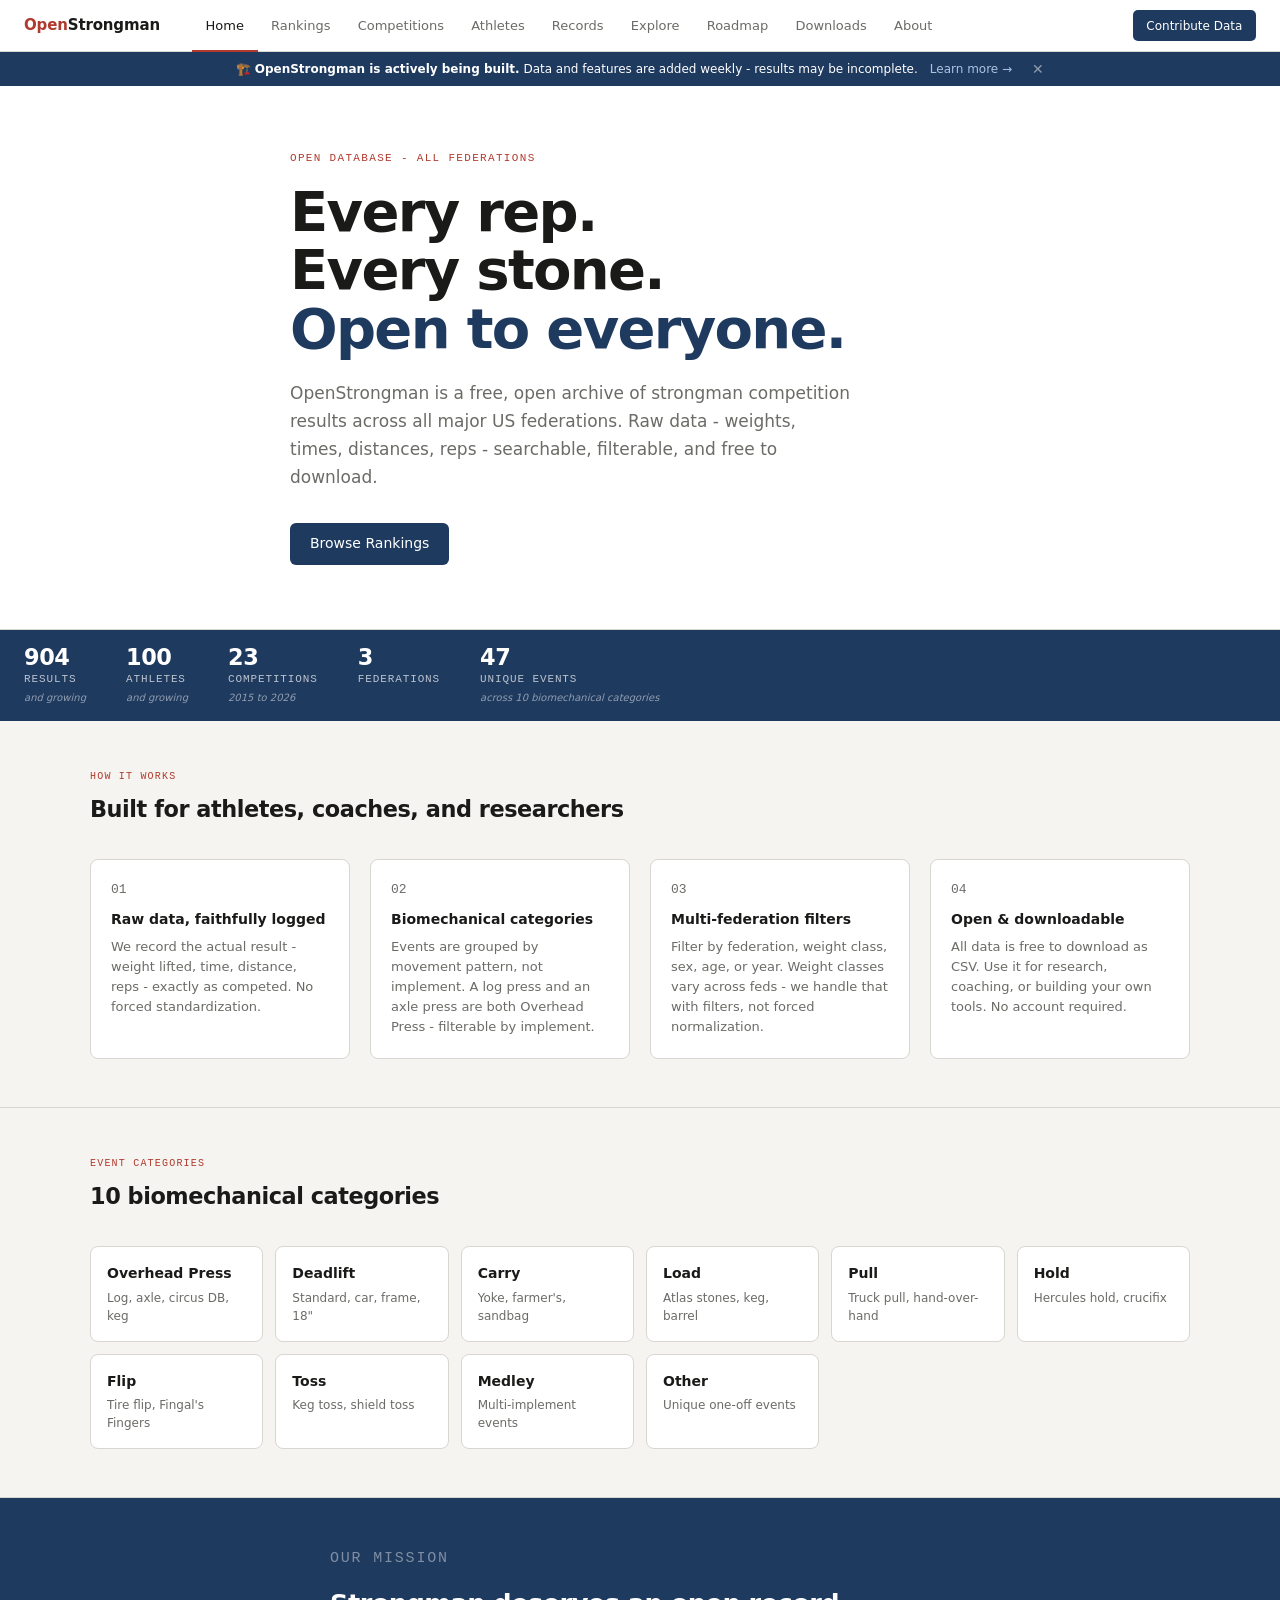
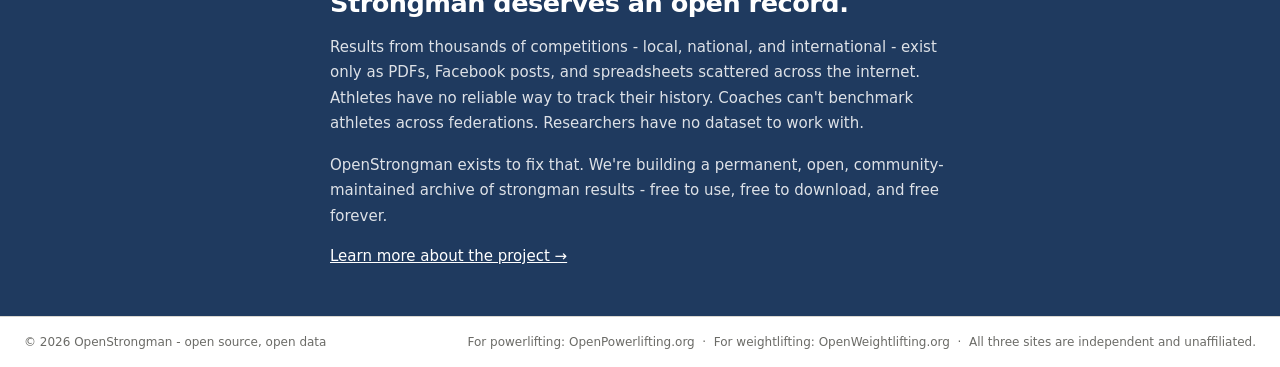
<file: index.html>
<!DOCTYPE html>
<html lang="en">
<head>
<meta charset="UTF-8">
<meta name="viewport" content="width=device-width, initial-scale=1.0">
<title>OpenStrongman - Open Strongman Competition Database</title>
<meta name="description" content="An open, public-domain database of strongman competition results, recorded event by event. Free CSV data for fans, coaches, and researchers, plus a research roadmap of open questions in strongman science.">
<link rel="canonical" href="https://openstrongman.org/">
<meta property="og:type" content="website">
<meta property="og:site_name" content="OpenStrongman">
<meta property="og:title" content="OpenStrongman - Open Strongman Competition Database">
<meta property="og:description" content="An open, public-domain database of strongman competition results, recorded event by event. Free CSV data for fans, coaches, and researchers, plus a research roadmap of open questions in strongman science.">
<meta property="og:url" content="https://openstrongman.org/">
<meta name="twitter:card" content="summary">
<link rel="stylesheet" href="style.css">
<style>
  .hero {
    background: var(--surface);
    border-bottom: 1px solid var(--border);
    padding: 4rem 1.5rem;
  }

  .hero-inner { max-width: 700px; margin: 0 auto; }

  .hero .eyebrow {
    font-family: var(--mono);
    font-size: 11px;
    letter-spacing: 0.12em;
    text-transform: uppercase;
    color: var(--red);
    margin-bottom: 1rem;
  }

  .hero h1 {
    font-size: clamp(2.2rem, 5vw, 3.5rem);
    font-weight: 700;
    letter-spacing: -0.03em;
    line-height: 1.05;
    color: var(--text);
    margin-bottom: 1.25rem;
  }

  .hero h1 em { font-style: normal; color: var(--accent); }

  .hero-desc {
    font-size: 17px;
    line-height: 1.65;
    color: var(--muted);
    max-width: 560px;
    margin-bottom: 2rem;
  }

  .hero-actions { display: flex; gap: 0.75rem; flex-wrap: wrap; }

  .btn-primary {
    background: var(--accent);
    color: #fff;
    font-size: 14px;
    font-weight: 500;
    padding: 0.65rem 1.25rem;
    border-radius: 6px;
    text-decoration: none;
    transition: background 0.15s;
  }

  .btn-primary:hover { background: #162d4a; }

  /* stats bar */
  .stats-bar {
    background: var(--accent);
    color: #fff;
    padding: 1rem 1.5rem;
    display: flex;
    gap: 2.5rem;
    flex-wrap: wrap;
  }

  .stat-item { display: flex; flex-direction: column; }

  .stat-value {
    font-size: 1.4rem;
    font-weight: 700;
    letter-spacing: -0.02em;
    line-height: 1;
  }

  .stat-label {
    font-size: 11px;
    font-family: var(--mono);
    letter-spacing: 0.08em;
    text-transform: uppercase;
    opacity: 0.7;
    margin-top: 0.2rem;
  }

  .stat-growing {
    font-size: 10px;
    opacity: 0.5;
    font-style: italic;
    margin-top: 0.1rem;
  }

  /* sections */
  .section {
    padding: 3rem 1.5rem;
    border-bottom: 1px solid var(--border);
  }

  .section-inner { max-width: 1100px; margin: 0 auto; }

  .section-label {
    font-family: var(--mono);
    font-size: 10px;
    letter-spacing: 0.12em;
    text-transform: uppercase;
    color: var(--red);
    margin-bottom: 0.6rem;
  }

  .section h2 {
    font-size: 1.4rem;
    font-weight: 700;
    letter-spacing: -0.02em;
    margin-bottom: 2rem;
    color: var(--text);
  }

  .how-grid {
    display: grid;
    grid-template-columns: repeat(auto-fit, minmax(220px, 1fr));
    gap: 1.25rem;
  }

  .how-card {
    background: var(--surface);
    border: 1px solid var(--border);
    border-radius: 8px;
    padding: 1.25rem;
  }

  .how-num { font-family: var(--mono); font-size: 11px; color: var(--faint); margin-bottom: 0.6rem; }
  .how-card h3 { font-size: 14px; font-weight: 600; color: var(--text); margin-bottom: 0.4rem; }
  .how-card p { font-size: 13px; color: var(--muted); line-height: 1.55; }

  /* categories */
  .cat-grid {
    display: grid;
    grid-template-columns: repeat(auto-fill, minmax(160px, 1fr));
    gap: 0.75rem;
  }

  .cat-card {
    background: var(--surface);
    border: 1px solid var(--border);
    border-radius: 8px;
    padding: 1rem;
    text-decoration: none;
    color: var(--text);
    transition: border-color 0.15s, background 0.15s;
    display: flex;
    flex-direction: column;
    gap: 0.3rem;
  }

  .cat-card:hover { border-color: var(--accent-mid); background: var(--accent-light); }
  .cat-name { font-size: 14px; font-weight: 600; }
  .cat-example { font-size: 12px; color: var(--muted); }

  /* mission */
  .mission-section {
    background: var(--accent);
    color: #fff;
    padding: 3rem 1.5rem;
  }

  .mission-inner { max-width: 620px; margin: 0 auto; }
  .mission-section .section-label { color: rgba(255,255,255,0.5); }

  .mission-section h2 {
    font-size: 1.6rem;
    font-weight: 700;
    letter-spacing: -0.02em;
    margin-bottom: 1rem;
    line-height: 1.2;
  }

  .mission-section p { font-size: 15px; line-height: 1.7; opacity: 0.85; margin-bottom: 1rem; }
  .mission-section a { color: #fff; font-weight: 500; }

  @media (max-width: 640px) {
    .hero { padding: 2.5rem 1rem; }
    .stats-bar { gap: 1.5rem; padding: 1rem; }
    .section { padding: 2rem 1rem; }
  }
</style>
<!-- BUILD:jsonld -->
<script type="application/ld+json">
[
  {
    "@context": "https://schema.org",
    "@type": "Dataset",
    "name": "OpenStrongman: An Open Database of Strongman Competition Results",
    "alternateName": "OpenStrongman",
    "description": "OpenStrongman is an open, public-domain (CC0) database of strongman competition results. Results are recorded event by event exactly as contested (weights, times, distances, repetitions), with a consistent biomechanical event category system that makes results comparable across federations and implements. Current coverage includes 707 event-level results from 34 competitions (Giants Live, Rogue, and WSM), plus overall placings back to 1977, covering 100 athletes from 24 nations through 2026. The dataset is built for research on strength sport performance, including athlete career trajectories, record progression, and cross-federation comparisons. It is actively growing to include qualifiers, more federations, and historical results. A companion Research Roadmap lists open questions in strongman science that the data can help answer: https://openstrongman.org/roadmap.html",
    "url": "https://openstrongman.org/",
    "sameAs": "https://github.com/campoheidi-oss/openstrongman.org",
    "license": "https://creativecommons.org/publicdomain/zero/1.0/",
    "isAccessibleForFree": true,
    "creator": {
      "@type": "Organization",
      "name": "OpenStrongman Project",
      "url": "https://openstrongman.org"
    },
    "publisher": {
      "@type": "Organization",
      "name": "OpenStrongman Project",
      "url": "https://openstrongman.org"
    },
    "keywords": [
      "strongman",
      "strength sports",
      "strongman competition results",
      "World's Strongest Man",
      "sports science",
      "exercise science",
      "kinesiology",
      "athletic performance",
      "open data",
      "sports statistics",
      "thesis dataset",
      "strength and conditioning research"
    ],
    "temporalCoverage": "1977/2026",
    "spatialCoverage": {
      "@type": "Place",
      "name": "Worldwide"
    },
    "variableMeasured": [
      "MeetName",
      "MeetFederation",
      "MeetDate",
      "MeetLocation",
      "Division",
      "Sex",
      "BodyweightKg",
      "WeightClassKg",
      "AthleteName",
      "AthleteNationality",
      "Event",
      "EventCategory",
      "Implement",
      "ResultValue",
      "ResultUnit",
      "Place",
      "OverallPlace",
      "Points",
      "Notes",
      "StonesCompleted",
      "ImplementWeightKg",
      "CourseDistanceM",
      "TimeLimitSec",
      "ScoredBy",
      "WorldRecord"
    ],
    "measurementTechnique": "Manual entry from official competition results, federation publications, and record event reports, following a published schema",
    "distribution": [
      {
        "@type": "DataDownload",
        "name": "World's Strongest Man Results",
        "encodingFormat": "text/csv",
        "contentUrl": "https://openstrongman.org/data/wsm_results.csv"
      },
      {
        "@type": "DataDownload",
        "name": "World's Strongest Man 2020 Finals",
        "encodingFormat": "text/csv",
        "contentUrl": "https://openstrongman.org/data/wsm_2020_finals.csv"
      },
      {
        "@type": "DataDownload",
        "name": "World's Strongest Man 2021 Finals",
        "encodingFormat": "text/csv",
        "contentUrl": "https://openstrongman.org/data/wsm_2021_finals.csv"
      },
      {
        "@type": "DataDownload",
        "name": "World's Strongest Man 2022 Finals",
        "encodingFormat": "text/csv",
        "contentUrl": "https://openstrongman.org/data/wsm_2022_finals.csv"
      },
      {
        "@type": "DataDownload",
        "name": "World's Strongest Man 2023 Finals",
        "encodingFormat": "text/csv",
        "contentUrl": "https://openstrongman.org/data/wsm_2023_finals.csv"
      },
      {
        "@type": "DataDownload",
        "name": "World's Strongest Man 2024 Finals",
        "encodingFormat": "text/csv",
        "contentUrl": "https://openstrongman.org/data/wsm_2024_finals.csv"
      },
      {
        "@type": "DataDownload",
        "name": "World's Strongest Man 2025 Finals",
        "encodingFormat": "text/csv",
        "contentUrl": "https://openstrongman.org/data/wsm_2025_finals.csv"
      },
      {
        "@type": "DataDownload",
        "name": "World's Strongest Man 2026 Finals",
        "encodingFormat": "text/csv",
        "contentUrl": "https://openstrongman.org/data/wsm_2026_finals.csv"
      },
      {
        "@type": "DataDownload",
        "name": "Rogue Invitational Overall",
        "encodingFormat": "text/csv",
        "contentUrl": "https://openstrongman.org/data/rogue_invitational_overall.csv"
      },
      {
        "@type": "DataDownload",
        "name": "Rogue 2021 Finals",
        "encodingFormat": "text/csv",
        "contentUrl": "https://openstrongman.org/data/rogue_2021_finals.csv"
      },
      {
        "@type": "DataDownload",
        "name": "Rogue 2022 Finals",
        "encodingFormat": "text/csv",
        "contentUrl": "https://openstrongman.org/data/rogue_2022_finals.csv"
      },
      {
        "@type": "DataDownload",
        "name": "Rogue 2023 Finals",
        "encodingFormat": "text/csv",
        "contentUrl": "https://openstrongman.org/data/rogue_2023_finals.csv"
      },
      {
        "@type": "DataDownload",
        "name": "Rogue 2024 Finals",
        "encodingFormat": "text/csv",
        "contentUrl": "https://openstrongman.org/data/rogue_2024_finals.csv"
      },
      {
        "@type": "DataDownload",
        "name": "World Record Events",
        "encodingFormat": "text/csv",
        "contentUrl": "https://openstrongman.org/data/world_record_events.csv"
      }
    ],
    "citation": "https://openstrongman.org/CITATION.cff",
    "version": "2026.09",
    "dateModified": "2026-09-18"
  },
  {
    "@context": "https://schema.org",
    "@type": "WebSite",
    "name": "OpenStrongman",
    "url": "https://openstrongman.org/",
    "description": "Open database of strongman competition results, built for fans and researchers."
  }
]
</script>
<!-- /BUILD:jsonld -->
</head>
<body>

<nav class="site-nav">
  <a class="wordmark" href="index.html"><span>Open</span>Strongman</a>
  <ul class="nav-links">
    <li><a href="index.html" class="active">Home</a></li>
    <li><a href="rankings.html">Rankings</a></li>
    <li><a href="meets.html">Competitions</a></li>
    <li><a href="athletes.html">Athletes</a></li>
    <li><a href="records.html">Records</a></li>
    <li><a href="explore.html">Explore</a></li>
    <li><a href="roadmap.html">Roadmap</a></li>
    <li><a href="downloads.html">Downloads</a></li>
    <li><a href="about.html">About</a></li>
  </ul>
  <div class="nav-right">
    <a class="btn-contribute" href="about.html#contribute">Contribute Data</a>
  </div>
</nav>

  <!-- BETA BANNER -->
  <div id="beta-banner" style="background:#1f3a5f;color:#fff;font-size:12px;text-align:center;padding:0.5rem 1rem;display:flex;align-items:center;justify-content:center;gap:0.75rem;flex-shrink:0;">
    <span>🏗️ <strong>OpenStrongman is actively being built.</strong> Data and features are added weekly - results may be incomplete.</span>
    <a href="/about.html" style="color:#a8c4e0;text-decoration:none;white-space:nowrap;">Learn more →</a>
    <button onclick="document.getElementById('beta-banner').style.display='none'" style="background:none;border:none;color:rgba(255,255,255,0.5);cursor:pointer;font-size:14px;line-height:1;padding:0 0 0 0.5rem;">✕</button>
  </div>

<main>

  <section class="hero">
    <div class="hero-inner">
      <p class="eyebrow">Open database - all federations</p>
      <h1>Every rep.<br>Every stone.<br><em>Open to everyone.</em></h1>
      <p class="hero-desc">
        OpenStrongman is a free, open archive of strongman competition results across all major US federations. Raw data - weights, times, distances, reps - searchable, filterable, and free to download.
      </p>
      <div class="hero-actions">
        <a class="btn-primary" href="rankings.html">Browse Rankings</a>
      </div>
    </div>
  </section>

  <div class="stats-bar">
    <div class="stat-item">
      <span class="stat-value" id="stat-results">-</span>
      <span class="stat-label">Results</span>
      <span class="stat-growing">and growing</span>
    </div>
    <div class="stat-item">
      <span class="stat-value" id="stat-athletes">-</span>
      <span class="stat-label">Athletes</span>
      <span class="stat-growing">and growing</span>
    </div>
    <div class="stat-item">
      <span class="stat-value" id="stat-meets">-</span>
      <span class="stat-label">Competitions</span>
      <span class="stat-growing" id="stat-year-range">and growing</span>
    </div>
    <div class="stat-item">
      <span class="stat-value" id="stat-feds">-</span>
      <span class="stat-label">Federations</span>
    </div>
    <div class="stat-item">
      <span class="stat-value" id="stat-events">-</span>
      <span class="stat-label">Unique Events</span>
      <span class="stat-growing">across 10 biomechanical categories</span>
    </div>
  </div>

  <section class="section">
    <div class="section-inner">
      <p class="section-label">How it works</p>
      <h2>Built for athletes, coaches, and researchers</h2>
      <div class="how-grid">
        <div class="how-card">
          <p class="how-num">01</p>
          <h3>Raw data, faithfully logged</h3>
          <p>We record the actual result - weight lifted, time, distance, reps - exactly as competed. No forced standardization.</p>
        </div>
        <div class="how-card">
          <p class="how-num">02</p>
          <h3>Biomechanical categories</h3>
          <p>Events are grouped by movement pattern, not implement. A log press and an axle press are both Overhead Press - filterable by implement.</p>
        </div>
        <div class="how-card">
          <p class="how-num">03</p>
          <h3>Multi-federation filters</h3>
          <p>Filter by federation, weight class, sex, age, or year. Weight classes vary across feds - we handle that with filters, not forced normalization.</p>
        </div>
        <div class="how-card">
          <p class="how-num">04</p>
          <h3>Open &amp; downloadable</h3>
          <p>All data is free to download as CSV. Use it for research, coaching, or building your own tools. No account required.</p>
        </div>
      </div>
    </div>
  </section>

  <section class="section">
    <div class="section-inner">
      <p class="section-label">Event categories</p>
      <h2>10 biomechanical categories</h2>
      <div class="cat-grid">
        <a class="cat-card" href="rankings.html?category=overhead-press">
          <span class="cat-name">Overhead Press</span>
          <span class="cat-example">Log, axle, circus DB, keg</span>
        </a>
        <a class="cat-card" href="rankings.html?category=deadlift">
          <span class="cat-name">Deadlift</span>
          <span class="cat-example">Standard, car, frame, 18"</span>
        </a>
        <a class="cat-card" href="rankings.html?category=carry">
          <span class="cat-name">Carry</span>
          <span class="cat-example">Yoke, farmer's, sandbag</span>
        </a>
        <a class="cat-card" href="rankings.html?category=load">
          <span class="cat-name">Load</span>
          <span class="cat-example">Atlas stones, keg, barrel</span>
        </a>
        <a class="cat-card" href="rankings.html?category=pull">
          <span class="cat-name">Pull</span>
          <span class="cat-example">Truck pull, hand-over-hand</span>
        </a>
        <a class="cat-card" href="rankings.html?category=hold">
          <span class="cat-name">Hold</span>
          <span class="cat-example">Hercules hold, crucifix</span>
        </a>
        <a class="cat-card" href="rankings.html?category=flip">
          <span class="cat-name">Flip</span>
          <span class="cat-example">Tire flip, Fingal's Fingers</span>
        </a>
        <a class="cat-card" href="rankings.html?category=toss">
          <span class="cat-name">Toss</span>
          <span class="cat-example">Keg toss, shield toss</span>
        </a>
        <a class="cat-card" href="rankings.html?category=medley">
          <span class="cat-name">Medley</span>
          <span class="cat-example">Multi-implement events</span>
        </a>
        <a class="cat-card" href="rankings.html?category=other">
          <span class="cat-name">Other</span>
          <span class="cat-example">Unique one-off events</span>
        </a>
      </div>
    </div>
  </section>

  <section class="mission-section">
    <div class="mission-inner">
      <p class="section-label">Our mission</p>
      <h2>Strongman deserves an open record.</h2>
      <p>
        Results from thousands of competitions - local, national, and international - exist only as PDFs, Facebook posts, and spreadsheets scattered across the internet. Athletes have no reliable way to track their history. Coaches can't benchmark athletes across federations. Researchers have no dataset to work with.
      </p>
      <p>
        OpenStrongman exists to fix that. We're building a permanent, open, community-maintained archive of strongman results - free to use, free to download, and free forever.
      </p>
      <a href="about.html">Learn more about the project &rarr;</a>
    </div>
  </section>

</main>

<footer class="site-footer">
  <span>&copy; 2026 OpenStrongman - open source, open data</span>
  <span>For powerlifting: <a href="https://www.openpowerlifting.org" target="_blank" rel="noopener">OpenPowerlifting.org</a> &nbsp;&middot;&nbsp; For weightlifting: <a href="https://www.openweightlifting.org" target="_blank" rel="noopener">OpenWeightlifting.org</a> &nbsp;&middot;&nbsp; All three sites are independent and unaffiliated.</span>
</footer>

<script>
// CSV list is loaded automatically from data/manifest.json
// To add new data: upload the CSV to /data and add its path to manifest.json
let CSV_FILES = [];

function parseCSV(text) {
  const lines = text.trim().split('\n');
  const headers = lines[0].split(',').map(h => h.trim());
  const rows = [];
  for (let i = 1; i < lines.length; i++) {
    const vals = splitCSVLine(lines[i]);
    if (vals.length < 2) continue;
    const row = {};
    headers.forEach((h, idx) => { row[h] = (vals[idx] || '').trim().replace(/^"|"$/g, ''); });
    if (row.AthleteName && row.AthleteName.trim() !== '') rows.push(row);
  }
  return rows;
}

function splitCSVLine(line) {
  const result = [];
  let cur = '';
  let inQuotes = false;
  for (let i = 0; i < line.length; i++) {
    const ch = line[i];
    if (ch === '"') { inQuotes = !inQuotes; }
    else if (ch === ',' && !inQuotes) { result.push(cur); cur = ''; }
    else { cur += ch; }
  }
  result.push(cur);
  return result;
}

async function loadStats() {
  try {
    const results = await Promise.all(
      CSV_FILES.map(url =>
        fetch(url)
          .then(r => { if (!r.ok) throw new Error('HTTP ' + r.status); return r.text(); })
          .then(parseCSV)
          .catch(e => { console.warn('Failed:', url, e); return []; })
      )
    );
    const allRows = results.flat();
    if (allRows.length === 0) { console.warn('No rows loaded'); return; }

    // Only count competitions where we have real event-by-event data (exclude Overall rows)
    const eventRows = allRows.filter(r => r.Event && r.Event !== 'Overall');
    const resultCount = allRows.length;
    const athletes = new Set(allRows.map(r => r.AthleteName).filter(Boolean)).size;
    const competitions = new Set(eventRows.map(r => r.MeetName).filter(Boolean)).size;
    const feds = new Set(allRows.map(r => r.MeetFederation).filter(Boolean)).size;
    const events = new Set(eventRows.map(r => r.Event).filter(Boolean)).size;

    // Calculate year range from event-by-event data only
    const years = eventRows
      .map(r => (r.MeetDate || '').slice(0, 4))
      .filter(y => y && y > '1900')
      .map(Number);
    const minYear = Math.min(...years);
    const maxYear = Math.max(...years);
    const yearRange = minYear === maxYear ? String(minYear) : minYear + ' to ' + maxYear;

    document.getElementById('stat-results').textContent = resultCount.toLocaleString();
    document.getElementById('stat-athletes').textContent = athletes.toLocaleString();
    document.getElementById('stat-meets').textContent = competitions.toLocaleString();
    document.getElementById('stat-feds').textContent = feds.toLocaleString();
    document.getElementById('stat-events').textContent = events.toLocaleString();
    document.getElementById('stat-year-range').textContent = yearRange;
    console.log('Stats loaded:', { resultCount, athletes, competitions, feds, events, yearRange });
  } catch(e) {
    console.error('Stats error:', e);
  }
}

async function init() {
  try {
    const res = await fetch('manifest.json');
    CSV_FILES = await res.json();
  } catch(e) {
    console.error('Failed to load manifest:', e);
  }
  loadStats();
}
init();
</script>

</body>
</html>
</file>
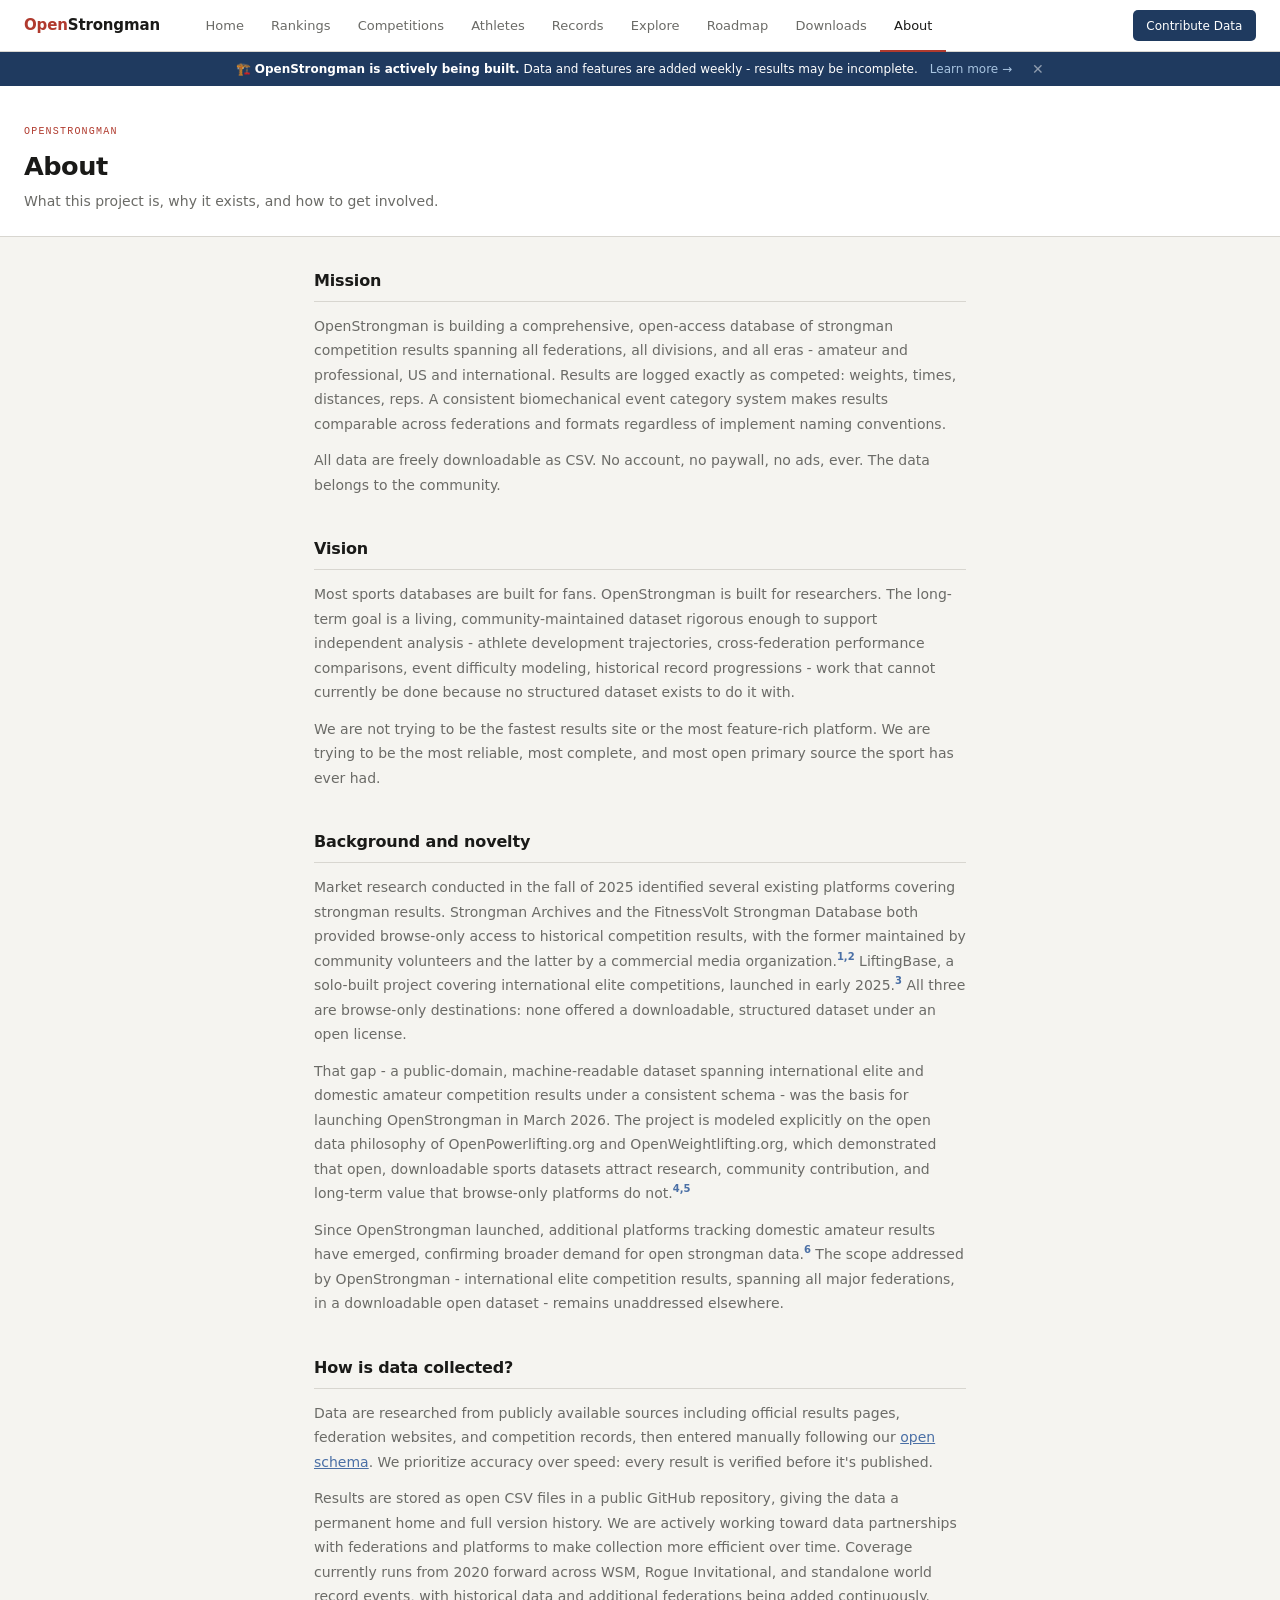
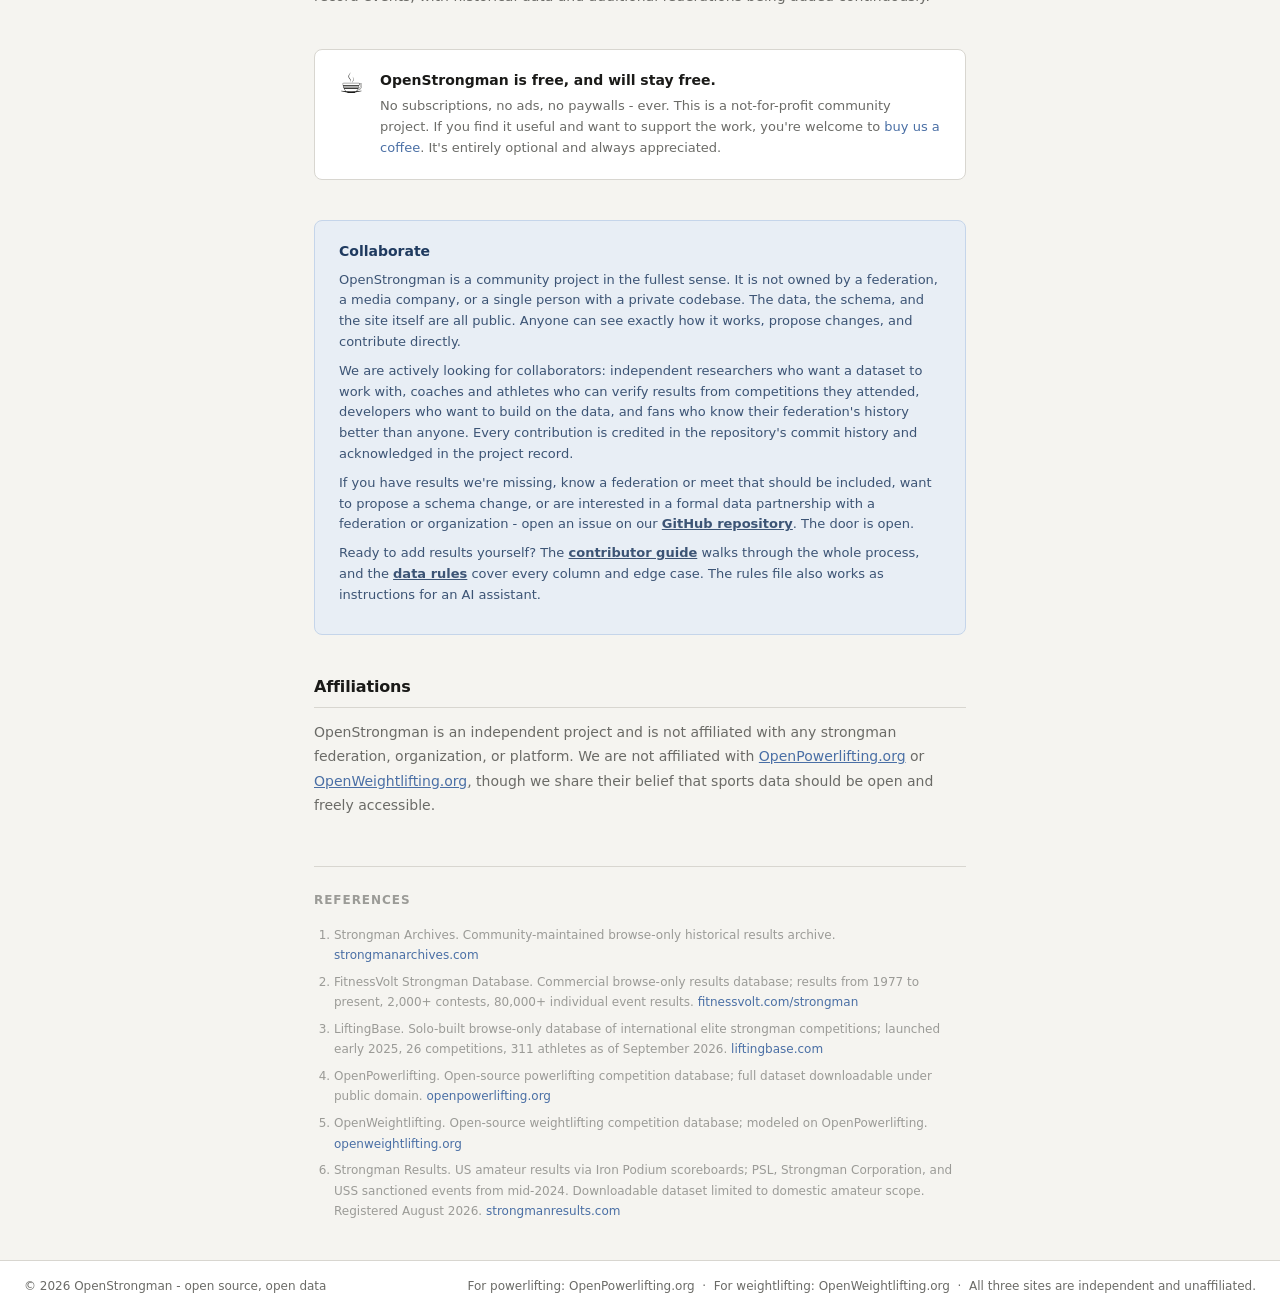
<file: about.html>
<!DOCTYPE html>
<html lang="en">
<head>
<meta charset="UTF-8">
<meta name="viewport" content="width=device-width, initial-scale=1.0">
<title>OpenStrongman - About</title>
<meta name="description" content="What OpenStrongman is, how we collect data, and how to contribute.">
<link rel="canonical" href="https://openstrongman.org/about.html">
<meta property="og:type" content="website">
<meta property="og:site_name" content="OpenStrongman">
<meta property="og:title" content="OpenStrongman - About">
<meta property="og:description" content="What OpenStrongman is, how we collect data, and how to contribute.">
<meta property="og:url" content="https://openstrongman.org/about.html">
<meta name="twitter:card" content="summary">
<link rel="stylesheet" href="style.css">
<style>
  .about-body { max-width: 700px; margin: 0 auto; padding: 2rem 1.5rem; }

  .about-section { margin-bottom: 2.5rem; }

  .about-section h2 {
    font-size: 1rem;
    font-weight: 700;
    letter-spacing: -0.01em;
    margin-bottom: 0.75rem;
    color: var(--text);
    padding-bottom: 0.5rem;
    border-bottom: 1px solid var(--border);
  }

  .about-section p {
    font-size: 14px;
    color: var(--muted);
    line-height: 1.75;
    margin-bottom: 0.75rem;
  }

  .about-section p strong { color: var(--text); }
  .about-section a { color: var(--accent-mid); }

  .references-section {
    margin-top: 3rem;
    padding-top: 1.5rem;
    border-top: 1px solid var(--border);
  }

  .references-section h2 {
    font-size: 0.75rem;
    font-weight: 700;
    letter-spacing: 0.08em;
    text-transform: uppercase;
    color: var(--faint);
    margin-bottom: 1rem;
  }

  .references-section ol {
    padding-left: 1.25rem;
    margin: 0;
  }

  .references-section li {
    font-size: 12px;
    color: var(--faint);
    line-height: 1.7;
    margin-bottom: 0.4rem;
  }

  .references-section a {
    color: var(--accent-mid);
    text-decoration: none;
  }

  .references-section a:hover { text-decoration: underline; }

  sup {
    font-size: 10px;
    color: var(--accent-mid);
    font-weight: 600;
    vertical-align: super;
    line-height: 0;
  }

  .coffee-box {
    background: var(--surface);
    border: 1px solid var(--border);
    border-radius: 8px;
    padding: 1.25rem 1.5rem;
    display: flex;
    align-items: flex-start;
    gap: 1rem;
    margin-bottom: 2.5rem;
  }

  .coffee-icon { font-size: 1.75rem; flex-shrink: 0; line-height: 1; }

  .coffee-text h3 {
    font-size: 14px;
    font-weight: 600;
    color: var(--text);
    margin-bottom: 0.35rem;
  }

  .coffee-text p { font-size: 13px; color: var(--muted); line-height: 1.6; margin: 0; }

  .coffee-text a {
    color: var(--accent-mid);
    font-weight: 500;
    text-decoration: none;
  }

  .coffee-text a:hover { text-decoration: underline; }

  .contribute-box {
    background: var(--accent-light);
    border: 1px solid #c5d5ea;
    border-radius: 8px;
    padding: 1.25rem 1.5rem;
    margin-bottom: 2.5rem;
  }

  .contribute-box h3 {
    font-size: 14px;
    font-weight: 600;
    color: var(--accent);
    margin-bottom: 0.5rem;
  }

  .contribute-box p { font-size: 13px; color: var(--accent); opacity: 0.85; line-height: 1.6; margin-bottom: 0.5rem; }
  .contribute-box a { color: var(--accent); font-weight: 600; }

  @media (max-width: 580px) {
    .about-body { padding: 1.5rem 1rem; }
    .coffee-box { flex-direction: column; gap: 0.75rem; }
  }
</style>
</head>
<body>

<nav class="site-nav">
  <a class="wordmark" href="index.html"><span>Open</span>Strongman</a>
  <ul class="nav-links">
    <li><a href="index.html">Home</a></li>
    <li><a href="rankings.html">Rankings</a></li>
    <li><a href="meets.html">Competitions</a></li>
    <li><a href="athletes.html">Athletes</a></li>
    <li><a href="records.html">Records</a></li>
    <li><a href="explore.html">Explore</a></li>
    <li><a href="roadmap.html">Roadmap</a></li>
    <li><a href="downloads.html">Downloads</a></li>
    <li><a href="about.html" class="active">About</a></li>
  </ul>
  <div class="nav-right">
    <a class="btn-contribute" href="#contribute">Contribute Data</a>
  </div>
</nav>

  <!-- BETA BANNER -->
  <div id="beta-banner" style="background:#1f3a5f;color:#fff;font-size:12px;text-align:center;padding:0.5rem 1rem;display:flex;align-items:center;justify-content:center;gap:0.75rem;flex-shrink:0;">
    <span>🏗️ <strong>OpenStrongman is actively being built.</strong> Data and features are added weekly - results may be incomplete.</span>
    <a href="about.html" style="color:#a8c4e0;text-decoration:none;white-space:nowrap;">Learn more →</a>
    <button onclick="document.getElementById('beta-banner').style.display='none'" style="background:none;border:none;color:rgba(255,255,255,0.5);cursor:pointer;font-size:14px;line-height:1;padding:0 0 0 0.5rem;">✕</button>
  </div>

<main>
  <div class="page-header">
    <p class="eyebrow">OpenStrongman</p>
    <h1>About</h1>
    <p>What this project is, why it exists, and how to get involved.</p>
  </div>

  <div class="about-body">

    <div class="about-section">
      <h2>Mission</h2>
      <p>
        OpenStrongman is building a comprehensive, open-access database of strongman competition results spanning all federations, all divisions, and all eras - amateur and professional, US and international. Results are logged exactly as competed: weights, times, distances, reps. A consistent biomechanical event category system makes results comparable across federations and formats regardless of implement naming conventions.
      </p>
      <p>
        All data are freely downloadable as CSV. No account, no paywall, no ads, ever. The data belongs to the community.
      </p>
    </div>

    <div class="about-section">
      <h2>Vision</h2>
      <p>
        Most sports databases are built for fans. OpenStrongman is built for researchers. The long-term goal is a living, community-maintained dataset rigorous enough to support independent analysis - athlete development trajectories, cross-federation performance comparisons, event difficulty modeling, historical record progressions - work that cannot currently be done because no structured dataset exists to do it with.
      </p>
      <p>
        We are not trying to be the fastest results site or the most feature-rich platform. We are trying to be the most reliable, most complete, and most open primary source the sport has ever had.
      </p>
    </div>

    <div class="about-section">
      <h2>Background and novelty</h2>
      <p>
        Market research conducted in the fall of 2025 identified several existing platforms covering strongman results. Strongman Archives and the FitnessVolt Strongman Database both provided browse-only access to historical competition results, with the former maintained by community volunteers and the latter by a commercial media organization.<sup>1,2</sup> LiftingBase, a solo-built project covering international elite competitions, launched in early 2025.<sup>3</sup> All three are browse-only destinations: none offered a downloadable, structured dataset under an open license.
      </p>
      <p>
        That gap - a public-domain, machine-readable dataset spanning international elite and domestic amateur competition results under a consistent schema - was the basis for launching OpenStrongman in March 2026. The project is modeled explicitly on the open data philosophy of OpenPowerlifting.org and OpenWeightlifting.org, which demonstrated that open, downloadable sports datasets attract research, community contribution, and long-term value that browse-only platforms do not.<sup>4,5</sup>
      </p>
      <p>
        Since OpenStrongman launched, additional platforms tracking domestic amateur results have emerged, confirming broader demand for open strongman data.<sup>6</sup> The scope addressed by OpenStrongman - international elite competition results, spanning all major federations, in a downloadable open dataset - remains unaddressed elsewhere.
      </p>
    </div>

    <div class="about-section">
      <h2>How is data collected?</h2>
      <p>
        Data are researched from publicly available sources including official results pages, federation websites, and competition records, then entered manually following our <a href="https://github.com/campoheidi-oss/openstrongman.org" target="_blank" rel="noopener">open schema</a>. We prioritize accuracy over speed: every result is verified before it's published.
      </p>
      <p>
        Results are stored as open CSV files in a public GitHub repository, giving the data a permanent home and full version history. We are actively working toward data partnerships with federations and platforms to make collection more efficient over time. Coverage currently runs from 2020 forward across WSM, Rogue Invitational, and standalone world record events, with historical data and additional federations being added continuously.
      </p>
    </div>

    <div class="coffee-box">
      <div class="coffee-icon">☕</div>
      <div class="coffee-text">
        <h3>OpenStrongman is free, and will stay free.</h3>
        <p>
          No subscriptions, no ads, no paywalls - ever. This is a not-for-profit community project. If you find it useful and want to support the work, you're welcome to <a href="https://buymeacoffee.com/openstrongman" target="_blank" rel="noopener">buy us a coffee</a>. It's entirely optional and always appreciated.
        </p>
      </div>
    </div>

    <div class="contribute-box" id="contribute">
      <h3>Collaborate</h3>
      <p>
        OpenStrongman is a community project in the fullest sense. It is not owned by a federation, a media company, or a single person with a private codebase. The data, the schema, and the site itself are all public. Anyone can see exactly how it works, propose changes, and contribute directly.
      </p>
      <p>
        We are actively looking for collaborators: independent researchers who want a dataset to work with, coaches and athletes who can verify results from competitions they attended, developers who want to build on the data, and fans who know their federation's history better than anyone. Every contribution is credited in the repository's commit history and acknowledged in the project record.
      </p>
      <p>
        If you have results we're missing, know a federation or meet that should be included, want to propose a schema change, or are interested in a formal data partnership with a federation or organization - open an issue on our <a href="https://github.com/campoheidi-oss/openstrongman.org" target="_blank" rel="noopener">GitHub repository</a>. The door is open.
      </p>
      <p>
        Ready to add results yourself? The <a href="https://github.com/campoheidi-oss/openstrongman.org/blob/main/CONTRIBUTING.md" target="_blank" rel="noopener">contributor guide</a> walks through the whole process, and the <a href="https://github.com/campoheidi-oss/openstrongman.org/blob/main/data/DATA-RULES.md" target="_blank" rel="noopener">data rules</a> cover every column and edge case. The rules file also works as instructions for an AI assistant.
      </p>
    </div>

    <div class="about-section">
      <h2>Affiliations</h2>
      <p>
        OpenStrongman is an independent project and is not affiliated with any strongman federation, organization, or platform. We are not affiliated with <a href="https://www.openpowerlifting.org" target="_blank" rel="noopener">OpenPowerlifting.org</a> or <a href="https://www.openweightlifting.org" target="_blank" rel="noopener">OpenWeightlifting.org</a>, though we share their belief that sports data should be open and freely accessible.
      </p>
    </div>

    <div class="references-section">
      <h2>References</h2>
      <ol>
        <li>Strongman Archives. Community-maintained browse-only historical results archive. <a href="https://strongmanarchives.com" target="_blank" rel="noopener">strongmanarchives.com</a></li>
        <li>FitnessVolt Strongman Database. Commercial browse-only results database; results from 1977 to present, 2,000+ contests, 80,000+ individual event results. <a href="https://fitnessvolt.com/strongman/" target="_blank" rel="noopener">fitnessvolt.com/strongman</a></li>
        <li>LiftingBase. Solo-built browse-only database of international elite strongman competitions; launched early 2025, 26 competitions, 311 athletes as of September 2026. <a href="https://www.liftingbase.com" target="_blank" rel="noopener">liftingbase.com</a></li>
        <li>OpenPowerlifting. Open-source powerlifting competition database; full dataset downloadable under public domain. <a href="https://www.openpowerlifting.org" target="_blank" rel="noopener">openpowerlifting.org</a></li>
        <li>OpenWeightlifting. Open-source weightlifting competition database; modeled on OpenPowerlifting. <a href="https://www.openweightlifting.org" target="_blank" rel="noopener">openweightlifting.org</a></li>
        <li>Strongman Results. US amateur results via Iron Podium scoreboards; PSL, Strongman Corporation, and USS sanctioned events from mid-2024. Downloadable dataset limited to domestic amateur scope. Registered August 2026. <a href="https://strongmanresults.com" target="_blank" rel="noopener">strongmanresults.com</a></li>
      </ol>
    </div>

  </div>
</main>

<footer class="site-footer">
  <span>&copy; 2026 OpenStrongman - open source, open data</span>
  <span>For powerlifting: <a href="https://www.openpowerlifting.org" target="_blank" rel="noopener">OpenPowerlifting.org</a> &nbsp;&middot;&nbsp; For weightlifting: <a href="https://www.openweightlifting.org" target="_blank" rel="noopener">OpenWeightlifting.org</a> &nbsp;&middot;&nbsp; All three sites are independent and unaffiliated.</span>
</footer>

</body>
</html>
</file>
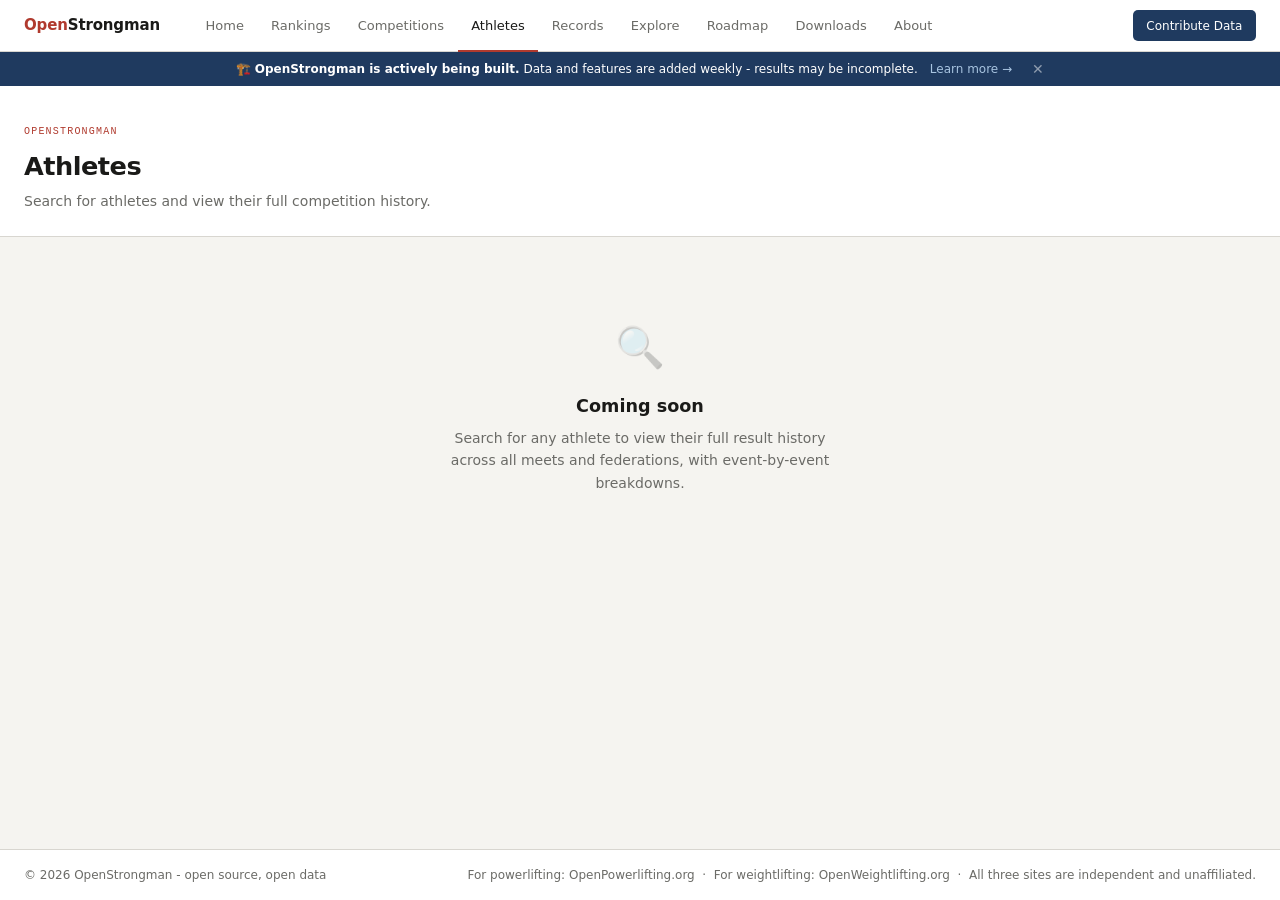
<file: athletes.html>
<!DOCTYPE html>
<html lang="en">
<head>
<meta charset="UTF-8">
<meta name="viewport" content="width=device-width, initial-scale=1.0">
<title>OpenStrongman - Athletes</title>
<meta name="description" content="Search for athletes and view their full competition history.">
<link rel="stylesheet" href="style.css">
</head>
<body>

<nav class="site-nav">
  <a class="wordmark" href="index.html"><span>Open</span>Strongman</a>
  <ul class="nav-links">
    <li><a href="index.html">Home</a></li>
    <li><a href="rankings.html" >Rankings</a></li>
    <li><a href="meets.html">Competitions</a></li>
    <li><a href="athletes.html" class="active">Athletes</a></li>
    <li><a href="records.html" >Records</a></li>
    <li><a href="explore.html">Explore</a></li>
    <li><a href="roadmap.html">Roadmap</a></li>
    <li><a href="downloads.html">Downloads</a></li>
    <li><a href="about.html" >About</a></li>
  </ul>
  <div class="nav-right">
    <a class="btn-contribute" href="about.html#contribute">Contribute Data</a>
  </div>
</nav>

  <!-- BETA BANNER -->
  <div id="beta-banner" style="background:#1f3a5f;color:#fff;font-size:12px;text-align:center;padding:0.5rem 1rem;display:flex;align-items:center;justify-content:center;gap:0.75rem;flex-shrink:0;">
    <span>🏗️ <strong>OpenStrongman is actively being built.</strong> Data and features are added weekly - results may be incomplete.</span>
    <a href="/about.html" style="color:#a8c4e0;text-decoration:none;white-space:nowrap;">Learn more →</a>
    <button onclick="document.getElementById('beta-banner').style.display='none'" style="background:none;border:none;color:rgba(255,255,255,0.5);cursor:pointer;font-size:14px;line-height:1;padding:0 0 0 0.5rem;">✕</button>
  </div>

<main>
  <div class="page-header">
    <p class="eyebrow">OpenStrongman</p>
    <h1>Athletes</h1>
    <p>Search for athletes and view their full competition history.</p>
  </div>

  <div class="placeholder-body">
    <div class="placeholder-inner">
      <div class="placeholder-icon">🔍</div>
      <h2>Coming soon</h2>
      <p>Search for any athlete to view their full result history across all meets and federations, with event-by-event breakdowns.</p>
    </div>
  </div>
</main>

<footer class="site-footer">
  <span>&copy; 2026 OpenStrongman - open source, open data</span>
  <span>For powerlifting: <a href="https://www.openpowerlifting.org" target="_blank" rel="noopener">OpenPowerlifting.org</a> &nbsp;&middot;&nbsp; For weightlifting: <a href="https://www.openweightlifting.org" target="_blank" rel="noopener">OpenWeightlifting.org</a> &nbsp;&middot;&nbsp; All three sites are independent and unaffiliated.</span>
</footer>

</body>
</html>
</file>
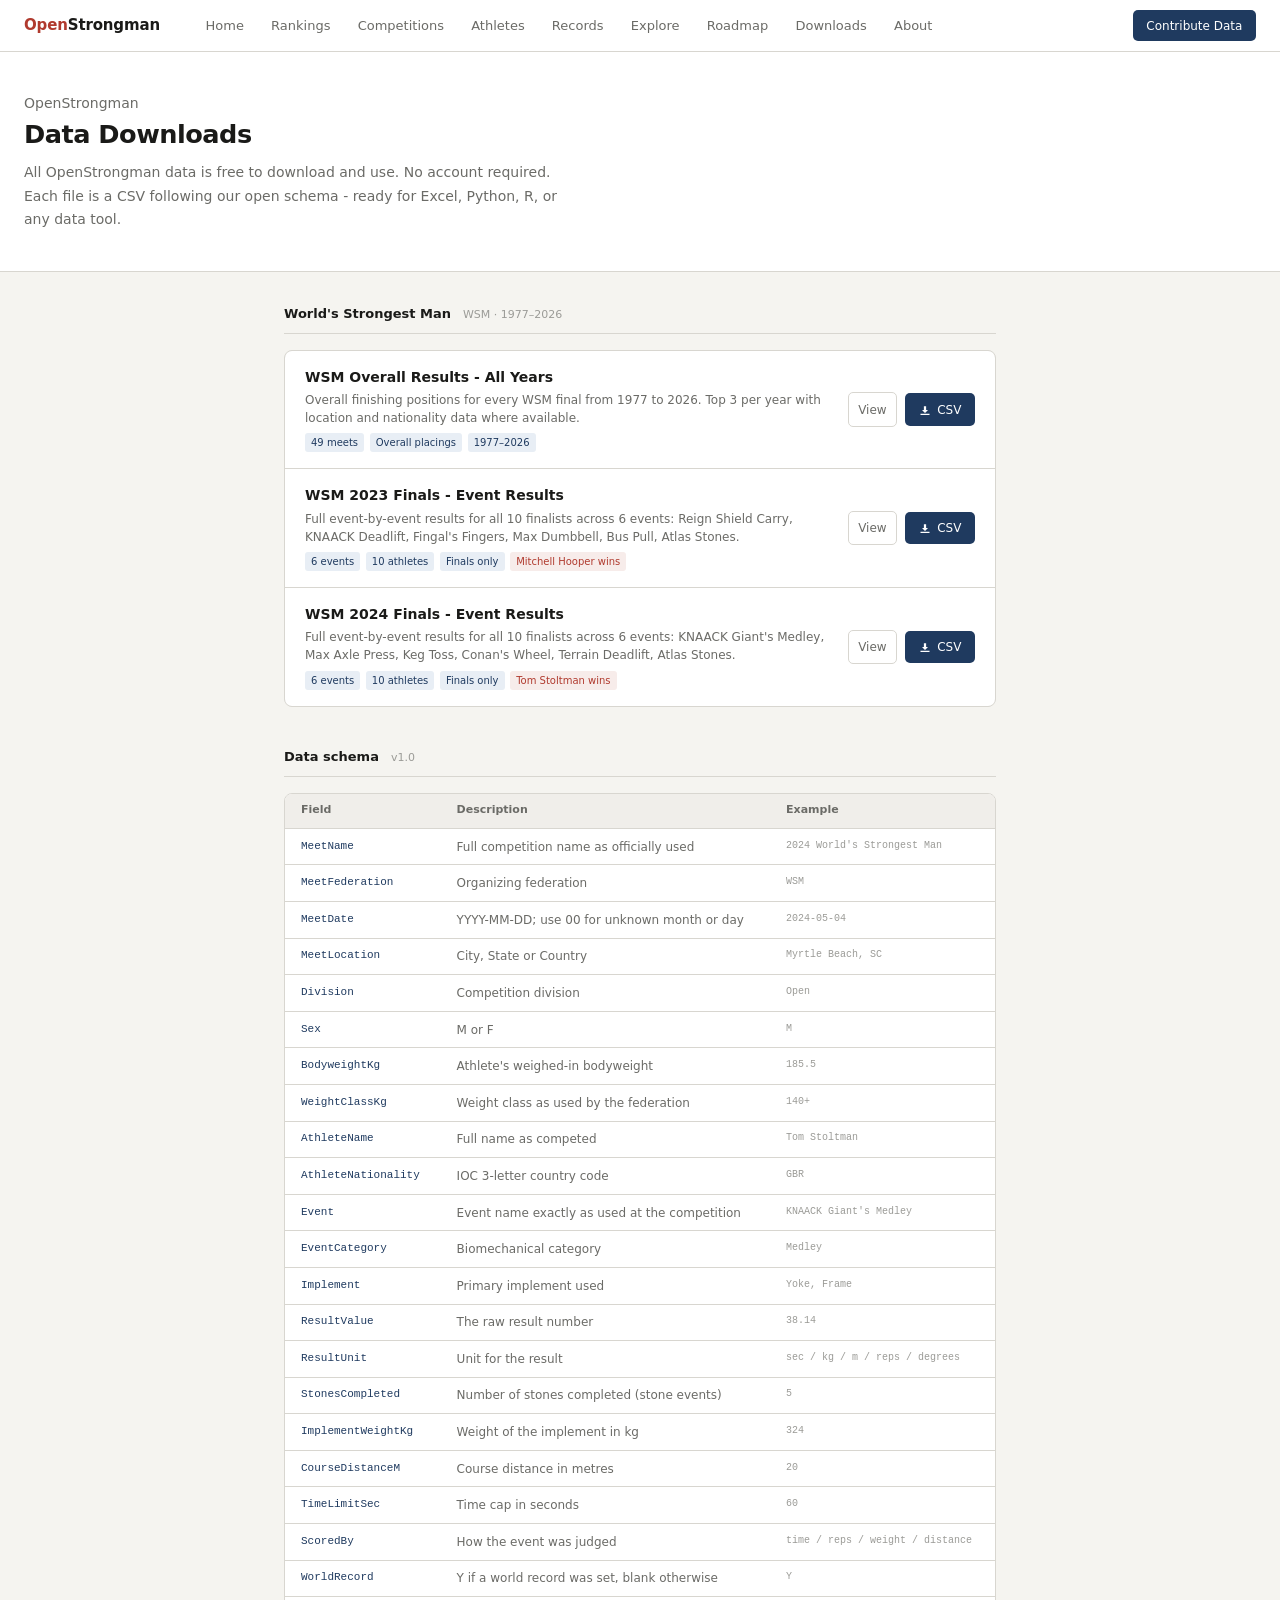
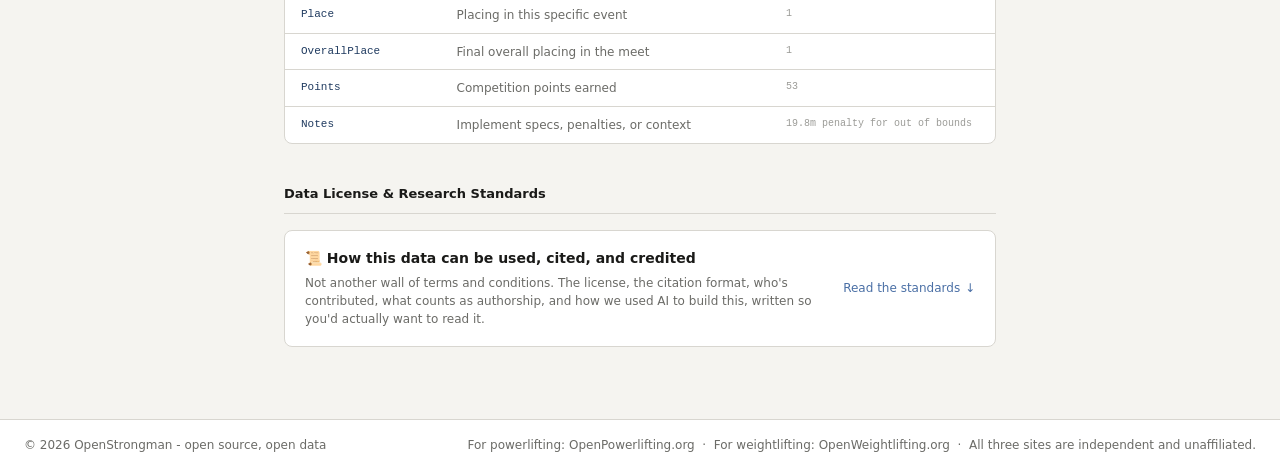
<file: data.html>
<!DOCTYPE html>
<html lang="en">
<head>
<meta charset="UTF-8">
<meta name="viewport" content="width=device-width, initial-scale=1.0">
<title>OpenStrongman - Data Downloads</title>
<meta name="description" content="Download the OpenStrongman database as CSV. Free, open, no account required.">
<link rel="stylesheet" href="style.css">
<style>
  .data-hero {
    background: var(--surface);
    border-bottom: 1px solid var(--border);
    padding: 2.5rem 1.5rem;
  }

  .data-hero-inner { max-width: 760px; }

  .data-hero h1 {
    font-size: 1.6rem;
    font-weight: 700;
    letter-spacing: -0.02em;
    margin-bottom: 0.5rem;
  }

  .data-hero p {
    font-size: 14px;
    color: var(--muted);
    max-width: 560px;
    line-height: 1.65;
  }

  .data-body {
    max-width: 760px;
    margin: 0 auto;
    padding: 2rem 1.5rem;
  }

  .section-header {
    display: flex;
    align-items: baseline;
    gap: 0.75rem;
    margin-bottom: 1rem;
    padding-bottom: 0.6rem;
    border-bottom: 1px solid var(--border);
  }

  .section-header h2 {
    font-size: 13px;
    font-weight: 600;
    color: var(--text);
  }

  .section-header span { font-size: 11px; color: var(--faint); }

  .download-list {
    display: flex;
    flex-direction: column;
    gap: 1px;
    background: var(--border);
    border: 1px solid var(--border);
    border-radius: 8px;
    overflow: hidden;
    margin-bottom: 2.5rem;
  }

  .download-item {
    background: var(--surface);
    padding: 1rem 1.25rem;
    display: grid;
    grid-template-columns: 1fr auto;
    align-items: center;
    gap: 1rem;
  }

  .download-item:hover { background: var(--surface-2); }

  .dl-name {
    font-size: 14px;
    font-weight: 600;
    color: var(--text);
    margin-bottom: 0.2rem;
  }

  .dl-desc { font-size: 12px; color: var(--muted); line-height: 1.5; }

  .dl-tags {
    display: flex;
    gap: 0.35rem;
    margin-top: 0.4rem;
    flex-wrap: wrap;
  }

  .dl-tag {
    font-size: 10px;
    font-weight: 500;
    padding: 2px 6px;
    border-radius: 3px;
    background: var(--accent-light);
    color: var(--accent);
  }

  .dl-tag.red { background: var(--red-light); color: var(--red); }

  .dl-actions {
    display: flex;
    gap: 0.5rem;
    align-items: center;
    flex-shrink: 0;
  }

  .btn-dl {
    display: inline-flex;
    align-items: center;
    gap: 0.4rem;
    background: var(--accent);
    color: #fff;
    font-size: 12px;
    font-weight: 500;
    padding: 0.45rem 0.85rem;
    border-radius: 5px;
    text-decoration: none;
    transition: background 0.15s;
    white-space: nowrap;
  }

  .btn-dl:hover { background: #162d4a; }

  .btn-dl svg { width: 12px; height: 12px; flex-shrink: 0; }

  .btn-preview {
    display: inline-flex;
    align-items: center;
    font-size: 12px;
    color: var(--muted);
    text-decoration: none;
    padding: 0.45rem 0.6rem;
    border-radius: 5px;
    border: 1px solid var(--border);
    background: var(--surface);
    transition: border-color 0.15s, color 0.15s;
    white-space: nowrap;
  }

  .btn-preview:hover { border-color: var(--accent-mid); color: var(--accent); }

  .schema-wrap {
    background: var(--surface);
    border: 1px solid var(--border);
    border-radius: 8px;
    overflow: hidden;
    margin-bottom: 2.5rem;
  }

  .schema-table {
    width: 100%;
    border-collapse: collapse;
    font-size: 12px;
  }

  .schema-table th {
    text-align: left;
    padding: 0.55rem 1rem;
    font-size: 11px;
    font-weight: 600;
    color: var(--muted);
    border-bottom: 1px solid var(--border);
    background: var(--surface-2);
  }

  .schema-table td {
    padding: 0.55rem 1rem;
    border-bottom: 1px solid var(--border);
    vertical-align: top;
    line-height: 1.5;
  }

  .schema-table tr:last-child td { border-bottom: none; }
  .schema-table tr:hover td { background: var(--surface-2); }

  .field-name { font-family: var(--mono); font-size: 11px; color: var(--accent); white-space: nowrap; }
  .field-desc { color: var(--muted); }
  .field-example { font-family: var(--mono); font-size: 10px; color: var(--faint); }

  .license-box {
    background: var(--surface);
    border: 1px solid var(--border);
    border-radius: 8px;
    padding: 1.25rem;
    font-size: 13px;
    color: var(--muted);
    line-height: 1.65;
  }

  .license-box strong { color: var(--text); }
  .license-box a { color: var(--accent-mid); }

  .standards-card {
    border: 1px solid var(--border);
    border-radius: 8px;
    background: var(--surface);
    margin-bottom: 2.5rem;
    overflow: hidden;
  }

  .standards-card summary {
    cursor: pointer;
    list-style: none;
    padding: 1.1rem 1.25rem;
    display: flex;
    align-items: center;
    justify-content: space-between;
    gap: 1rem;
  }

  .standards-card summary::-webkit-details-marker { display: none; }
  .standards-card summary::marker { content: ''; }
  .standards-card summary:hover { background: var(--surface-2); }
  .standards-card[open] summary { border-bottom: 1px solid var(--border); }

  .standards-summary-text { flex: 1; min-width: 0; }

  .standards-summary-text h3 {
    font-size: 14px;
    font-weight: 600;
    color: var(--text);
    margin-bottom: 0.3rem;
  }

  .standards-summary-text p {
    font-size: 12px;
    color: var(--muted);
    line-height: 1.5;
  }

  .standards-cta {
    font-size: 12px;
    font-weight: 500;
    color: var(--accent-mid);
    white-space: nowrap;
    display: flex;
    align-items: center;
    gap: 0.3rem;
  }

  .standards-arrow { display: inline-block; transition: transform 0.15s; }
  .standards-card[open] .standards-arrow { transform: rotate(180deg); }

  .standards-body {
    padding: 1.25rem 1.5rem 1.5rem;
    font-size: 13px;
    color: var(--muted);
    line-height: 1.7;
  }

  .standards-body > p:first-child { margin-top: 0; }

  .standards-body h4 {
    font-size: 13px;
    font-weight: 600;
    color: var(--text);
    margin: 1.5rem 0 0.6rem;
  }

  .standards-body h4:first-of-type { margin-top: 0; }
  .standards-body p { margin: 0 0 0.85rem; }
  .standards-body ol { margin: 0.5rem 0 0.9rem 1.25rem; padding: 0; }
  .standards-body li { margin-bottom: 0.4rem; }
  .standards-body a { color: var(--accent-mid); }
  .standards-body sup { font-size: 0.7em; }
  .standards-body sup a { text-decoration: none; }

  .citation-block {
    background: var(--surface-2);
    border: 1px solid var(--border);
    border-radius: 6px;
    padding: 0.75rem 1rem;
    font-family: var(--mono);
    font-size: 12px;
    color: var(--text);
    margin: 0.5rem 0 1rem;
  }

  .standards-refs {
    margin-top: 1.5rem;
    padding-top: 1rem;
    border-top: 1px dashed var(--border);
    font-size: 11px;
    color: var(--faint);
  }

  .standards-refs ol { margin: 0 0 0 1.2rem; padding: 0; }
  .standards-refs li { margin-bottom: 0.5rem; }
  .standards-refs a { color: var(--accent-mid); }

  @media (max-width: 580px) {
    .download-item { grid-template-columns: 1fr; }
    .dl-actions { justify-content: flex-start; }
    .data-body { padding: 1.5rem 1rem; }
    .standards-card summary { flex-direction: column; align-items: flex-start; }
    .standards-cta { align-self: flex-end; }
  }
</style>
</head>
<body>

<nav class="site-nav">
  <a class="wordmark" href="index.html"><span>Open</span>Strongman</a>
  <ul class="nav-links">
    <li><a href="index.html">Home</a></li>
    <li><a href="rankings.html">Rankings</a></li>
    <li><a href="meets.html">Competitions</a></li>
    <li><a href="athletes.html">Athletes</a></li>
    <li><a href="records.html">Records</a></li>
    <li><a href="explore.html">Explore</a></li>
    <li><a href="roadmap.html">Roadmap</a></li>
    <li><a href="downloads.html">Downloads</a></li>
    <li><a href="about.html">About</a></li>
  </ul>
  <div class="nav-right">
    <a class="btn-contribute" href="about.html#contribute">Contribute Data</a>
  </div>
</nav>

<main>
  <div class="data-hero">
    <div class="data-hero-inner">
      <p class="eyebrow">OpenStrongman</p>
      <h1>Data Downloads</h1>
      <p>All OpenStrongman data is free to download and use. No account required. Each file is a CSV following our open schema - ready for Excel, Python, R, or any data tool.</p>
    </div>
  </div>

  <div class="data-body">

    <div class="section-header">
      <h2>World's Strongest Man</h2>
      <span>WSM &middot; 1977&ndash;2026</span>
    </div>

    <div class="download-list">

      <div class="download-item">
        <div class="dl-meta">
          <div class="dl-name">WSM Overall Results - All Years</div>
          <div class="dl-desc">Overall finishing positions for every WSM final from 1977 to 2026. Top 3 per year with location and nationality data where available.</div>
          <div class="dl-tags">
            <span class="dl-tag">49 meets</span>
            <span class="dl-tag">Overall placings</span>
            <span class="dl-tag">1977&ndash;2026</span>
          </div>
        </div>
        <div class="dl-actions">
          <a class="btn-preview" href="https://github.com/campoheidi-oss/openstrongman.org/blob/dev/data/wsm_results.csv" target="_blank" rel="noopener">View</a>
          <a class="btn-dl" href="https://raw.githubusercontent.com/campoheidi-oss/openstrongman.org/dev/data/wsm_results.csv" download="wsm_results.csv">
            <svg viewBox="0 0 16 16" fill="currentColor"><path d="M8 12l-4-4h2.5V3h3v5H12L8 12z"/><path d="M2 13h12v1.5H2z"/></svg>
            CSV
          </a>
        </div>
      </div>

      <div class="download-item">
        <div class="dl-meta">
          <div class="dl-name">WSM 2023 Finals - Event Results</div>
          <div class="dl-desc">Full event-by-event results for all 10 finalists across 6 events: Reign Shield Carry, KNAACK Deadlift, Fingal's Fingers, Max Dumbbell, Bus Pull, Atlas Stones.</div>
          <div class="dl-tags">
            <span class="dl-tag">6 events</span>
            <span class="dl-tag">10 athletes</span>
            <span class="dl-tag">Finals only</span>
            <span class="dl-tag red">Mitchell Hooper wins</span>
          </div>
        </div>
        <div class="dl-actions">
          <a class="btn-preview" href="https://github.com/campoheidi-oss/openstrongman.org/blob/dev/data/wsm_2023_finals.csv" target="_blank" rel="noopener">View</a>
          <a class="btn-dl" href="https://raw.githubusercontent.com/campoheidi-oss/openstrongman.org/dev/data/wsm_2023_finals.csv" download="wsm_2023_finals.csv">
            <svg viewBox="0 0 16 16" fill="currentColor"><path d="M8 12l-4-4h2.5V3h3v5H12L8 12z"/><path d="M2 13h12v1.5H2z"/></svg>
            CSV
          </a>
        </div>
      </div>

      <div class="download-item">
        <div class="dl-meta">
          <div class="dl-name">WSM 2024 Finals - Event Results</div>
          <div class="dl-desc">Full event-by-event results for all 10 finalists across 6 events: KNAACK Giant's Medley, Max Axle Press, Keg Toss, Conan's Wheel, Terrain Deadlift, Atlas Stones.</div>
          <div class="dl-tags">
            <span class="dl-tag">6 events</span>
            <span class="dl-tag">10 athletes</span>
            <span class="dl-tag">Finals only</span>
            <span class="dl-tag red">Tom Stoltman wins</span>
          </div>
        </div>
        <div class="dl-actions">
          <a class="btn-preview" href="https://github.com/campoheidi-oss/openstrongman.org/blob/dev/data/wsm_2024_finals.csv" target="_blank" rel="noopener">View</a>
          <a class="btn-dl" href="https://raw.githubusercontent.com/campoheidi-oss/openstrongman.org/dev/data/wsm_2024_finals.csv" download="wsm_2024_finals.csv">
            <svg viewBox="0 0 16 16" fill="currentColor"><path d="M8 12l-4-4h2.5V3h3v5H12L8 12z"/><path d="M2 13h12v1.5H2z"/></svg>
            CSV
          </a>
        </div>
      </div>

    </div>

    <div class="section-header">
      <h2>Data schema</h2>
      <span>v1.0</span>
    </div>

    <div class="schema-wrap">
      <table class="schema-table">
        <thead>
          <tr>
            <th>Field</th>
            <th>Description</th>
            <th>Example</th>
          </tr>
        </thead>
        <tbody>
          <tr><td class="field-name">MeetName</td><td class="field-desc">Full competition name as officially used</td><td class="field-example">2024 World's Strongest Man</td></tr>
          <tr><td class="field-name">MeetFederation</td><td class="field-desc">Organizing federation</td><td class="field-example">WSM</td></tr>
          <tr><td class="field-name">MeetDate</td><td class="field-desc">YYYY-MM-DD; use 00 for unknown month or day</td><td class="field-example">2024-05-04</td></tr>
          <tr><td class="field-name">MeetLocation</td><td class="field-desc">City, State or Country</td><td class="field-example">Myrtle Beach, SC</td></tr>
          <tr><td class="field-name">Division</td><td class="field-desc">Competition division</td><td class="field-example">Open</td></tr>
          <tr><td class="field-name">Sex</td><td class="field-desc">M or F</td><td class="field-example">M</td></tr>
          <tr><td class="field-name">BodyweightKg</td><td class="field-desc">Athlete's weighed-in bodyweight</td><td class="field-example">185.5</td></tr>
          <tr><td class="field-name">WeightClassKg</td><td class="field-desc">Weight class as used by the federation</td><td class="field-example">140+</td></tr>
          <tr><td class="field-name">AthleteName</td><td class="field-desc">Full name as competed</td><td class="field-example">Tom Stoltman</td></tr>
          <tr><td class="field-name">AthleteNationality</td><td class="field-desc">IOC 3-letter country code</td><td class="field-example">GBR</td></tr>
          <tr><td class="field-name">Event</td><td class="field-desc">Event name exactly as used at the competition</td><td class="field-example">KNAACK Giant's Medley</td></tr>
          <tr><td class="field-name">EventCategory</td><td class="field-desc">Biomechanical category</td><td class="field-example">Medley</td></tr>
          <tr><td class="field-name">Implement</td><td class="field-desc">Primary implement used</td><td class="field-example">Yoke, Frame</td></tr>
          <tr><td class="field-name">ResultValue</td><td class="field-desc">The raw result number</td><td class="field-example">38.14</td></tr>
          <tr><td class="field-name">ResultUnit</td><td class="field-desc">Unit for the result</td><td class="field-example">sec / kg / m / reps / degrees</td></tr>
          <tr><td class="field-name">StonesCompleted</td><td class="field-desc">Number of stones completed (stone events)</td><td class="field-example">5</td></tr>
          <tr><td class="field-name">ImplementWeightKg</td><td class="field-desc">Weight of the implement in kg</td><td class="field-example">324</td></tr>
          <tr><td class="field-name">CourseDistanceM</td><td class="field-desc">Course distance in metres</td><td class="field-example">20</td></tr>
          <tr><td class="field-name">TimeLimitSec</td><td class="field-desc">Time cap in seconds</td><td class="field-example">60</td></tr>
          <tr><td class="field-name">ScoredBy</td><td class="field-desc">How the event was judged</td><td class="field-example">time / reps / weight / distance</td></tr>
          <tr><td class="field-name">WorldRecord</td><td class="field-desc">Y if a world record was set, blank otherwise</td><td class="field-example">Y</td></tr>
          <tr><td class="field-name">Place</td><td class="field-desc">Placing in this specific event</td><td class="field-example">1</td></tr>
          <tr><td class="field-name">OverallPlace</td><td class="field-desc">Final overall placing in the meet</td><td class="field-example">1</td></tr>
          <tr><td class="field-name">Points</td><td class="field-desc">Competition points earned</td><td class="field-example">53</td></tr>
          <tr><td class="field-name">Notes</td><td class="field-desc">Implement specs, penalties, or context</td><td class="field-example">19.8m penalty for out of bounds</td></tr>
        </tbody>
      </table>
    </div>

    <div class="section-header">
      <h2>Data License &amp; Research Standards</h2>
    </div>

    <details class="standards-card">
      <summary>
        <div class="standards-summary-text">
          <h3>📜 How this data can be used, cited, and credited</h3>
          <p>Not another wall of terms and conditions. The license, the citation format, who's contributed, what counts as authorship, and how we used AI to build this, written so you'd actually want to read it.</p>
        </div>
        <span class="standards-cta">Read the standards <span class="standards-arrow">↓</span></span>
      </summary>

      <div class="standards-body">
        <p>Strongman has never had a shared, citable data standard the way powerlifting or Olympic weightlifting do. OpenStrongman is trying to build one, which means being upfront about the rules we're following, not just the data itself.</p>

        <h4>License</h4>
        <p>The underlying facts here, who competed, what they lifted, where, and when, aren't owned by anyone.<sup><a href="#ref1">1</a></sup> Competition results are public record. The specific files, structure, and categorization this project builds and maintains could, in principle, carry their own compiled-database rights, but we waive those too: all OpenStrongman data is dedicated to the public domain under Creative Commons Zero (CC0 1.0 Universal).<sup><a href="#ref2">2</a></sup> Use it, modify it, redistribute it, build a commercial product on it. No permission needed, no credit required, no exceptions. See <a href="https://github.com/campoheidi-oss/openstrongman.org/blob/main/DATA-LICENSE" target="_blank" rel="noopener">DATA-LICENSE</a> in the repository for the full legal text.</p>
        <p>Nothing about this license requires you to cite OpenStrongman. We're asking anyway, because a citation is how a young project like this builds the track record that keeps it maintained, and because it's the norm the rest of the research world already runs on.<sup><a href="#ref8">8</a></sup></p>

        <h4>How to Cite This Data</h4>
        <div class="citation-block">OpenStrongman. (2026). OpenStrongman Strongman Competition Results Database [Data set]. openstrongman.org</div>
        <p>If you're citing a specific snapshot rather than the live site, since this database grows and changes over time, use the versioned citation in <a href="https://github.com/campoheidi-oss/openstrongman.org/blob/main/CITATION.cff" target="_blank" rel="noopener">CITATION.cff</a>, or the DOI of the specific data release you used, once a release has been made.</p>

        <h4>Data Contributors</h4>
        <p>OpenStrongman itself stays unattributed, no maintainer names on this site. That's separate from crediting the people who send in data. Anyone who submits or verifies competition results can opt in to be listed by name, with an ORCID iD if they have one, in <a href="https://github.com/campoheidi-oss/openstrongman.org/blob/main/CONTRIBUTORS.md" target="_blank" rel="noopener">CONTRIBUTORS.md</a>. Being listed there is credit for a data contribution, not a claim of authorship, that's a separate and higher bar, covered below.</p>
        <p>Contributors listed with an ORCID iD get that credit attached to a citable, DOI-backed data release once one goes out, and it can show up as a work on their own ORCID profile if they've enabled it. Ask to be added when you open your pull request.</p>

        <h4>Collaboration &amp; Authorship</h4>
        <p>We built this because we want people to use it: to write papers, build tools, ask questions we haven't thought of yet. If that's you, open an issue on <a href="https://github.com/campoheidi-oss/openstrongman.org/issues" target="_blank" rel="noopener">our GitHub repo</a> describing what you're working on and how OpenStrongman's data fits in. That's the front door, no email chasing, no gatekeeping, just tell us what you're building.</p>
        <p>We also want to be upfront about where OpenStrongman fits into a published work, because getting this right is part of respecting the people who did the actual collaborating.</p>
        <p>Using our dataset earns a citation, the format is above. Co-authorship is a different bar, and it's the same one we'd expect applied to our own contributions if we joined a project properly. The widely used ICMJE standard sets four conditions, and all four have to be met<sup><a href="#ref3">3</a></sup>:</p>
        <ol>
          <li>Substantial contribution to the work's conception or design, or to acquiring, analyzing, or interpreting its data</li>
          <li>Drafting the work or critically revising it for important content</li>
          <li>Final approval of the version to be published</li>
          <li>Agreement to be accountable for the accuracy and integrity of the whole work</li>
        </ol>
        <p>The CRediT taxonomy, which many publishers now use to describe individual contributions like "data curation," is explicit that describing a contribution isn't the same as qualifying for authorship.<sup><a href="#ref4">4</a></sup> Supplying source data, on its own, doesn't meet the bar above, for us or for anyone. That distinction matters more than it used to: recent research on academic publishing documents how routinely authorship credit gets diluted through practices, like honorary or gift authorship, that don't reflect real contribution.<sup><a href="#ref5">5</a></sup></p>
        <p>When it does, when we're actually involved in the design, analysis, or writing of a project, meeting those four conditions, we're glad to be named as co-authors. That's an invitation, not a formality. Open that issue early if you think that's the shape of what you're building.</p>

        <h4>How We Used AI, and What We Expect From You</h4>
        <p>In the interest of holding ourselves to the same standard described below: this site and its tools, including the Explore chart builder and the section you're reading now, were built with the assistance of Claude Sonnet 5, an AI model made by Anthropic, with human review, revision, and testing at every step.</p>
        <p>The Rogue Invitational, Giants Live, and World's Strongest Man results currently in this database were compiled the same way: Claude was directed to pull publicly available competition results from federation results pages into this site's structured format, reviewed, revised, and tested by OpenStrongman's maintainers. As new data sources get added, this section will be updated to say how each one was compiled, by AI assistance, by hand, or, ideally, contributed directly by the federations and platforms themselves.</p>
        <p>The same standard applies in reverse. If you use AI tools, including large language models, to analyze or write about this data, ICMJE guidance is direct: AI tools can't be listed as authors, because they can't be accountable for a work's accuracy,<sup><a href="#ref6">6</a></sup> and any AI use in producing a manuscript should be disclosed, the same disclosure we just gave you. Recent research has found that large language model use is already reshaping how scientific ideas get proposed, selected, and funded at a national scale,<sup><a href="#ref7">7</a></sup> which is exactly why disclosure and human accountability matter more, not less, as these tools get more capable. You're responsible for what you publish, whatever helped you produce it.</p>

        <div class="standards-refs">
          <ol>
            <li id="ref1">Facts and data are generally not copyrightable, though specific compilations of facts can be. OpenStrongman waives any such rights it might hold under the CC0 dedication below, rather than relying on this distinction.</li>
            <li id="ref2">Creative Commons Zero v1.0 Universal (CC0 1.0). <a href="https://creativecommons.org/publicdomain/zero/1.0/" target="_blank" rel="noopener">creativecommons.org/publicdomain/zero/1.0</a></li>
            <li id="ref3">International Committee of Medical Journal Editors. <em>Recommendations for the Conduct, Reporting, Editing, and Publication of Scholarly Work in Medical Journals.</em> Updated January 2026. <a href="https://www.icmje.org/recommendations/" target="_blank" rel="noopener">icmje.org</a></li>
            <li id="ref4">CRediT (Contributor Roles Taxonomy). <a href="https://credit.niso.org/" target="_blank" rel="noopener">credit.niso.org</a></li>
            <li id="ref5">Marcelino, R. (2026). Beyond genuine collaboration: the rise of strategic co-authorship in contemporary academic publishing. <em>Research Integrity and Peer Review</em>, 11:12. <a href="https://doi.org/10.1186/s41073-026-00197-z" target="_blank" rel="noopener">doi.org/10.1186/s41073-026-00197-z</a></li>
            <li id="ref6">ICMJE, Section V: Use of AI in Publishing. <a href="https://www.icmje.org/recommendations/" target="_blank" rel="noopener">icmje.org</a></li>
            <li id="ref7">Qian, Y., Wen, Z., Furnas, A.C., Bai, Y., Shao, E., &amp; Wang, D. (2026). The rise of large language models and the direction and impact of US federal research funding. <em>PNAS</em>, 123(33), e2601439123. <a href="https://doi.org/10.1073/pnas.2601439123" target="_blank" rel="noopener">doi.org/10.1073/pnas.2601439123</a></li>
            <li id="ref8">FORCE11. Joint Declaration of Data Citation Principles: normative (scholarly) attribution is treated as distinct from, and doing real work alongside, legal attribution. <a href="https://force11.org/info/joint-declaration-of-data-citation-principles-final/" target="_blank" rel="noopener">force11.org</a></li>
          </ol>
        </div>
      </div>
    </details>

  </div>
</main>

<footer class="site-footer">
  <span>&copy; 2026 OpenStrongman - open source, open data</span>
  <span>For powerlifting: <a href="https://www.openpowerlifting.org" target="_blank" rel="noopener">OpenPowerlifting.org</a> &nbsp;&middot;&nbsp; For weightlifting: <a href="https://www.openweightlifting.org" target="_blank" rel="noopener">OpenWeightlifting.org</a> &nbsp;&middot;&nbsp; All three sites are independent and unaffiliated.</span>
</footer>

</body>
</html>
</file>
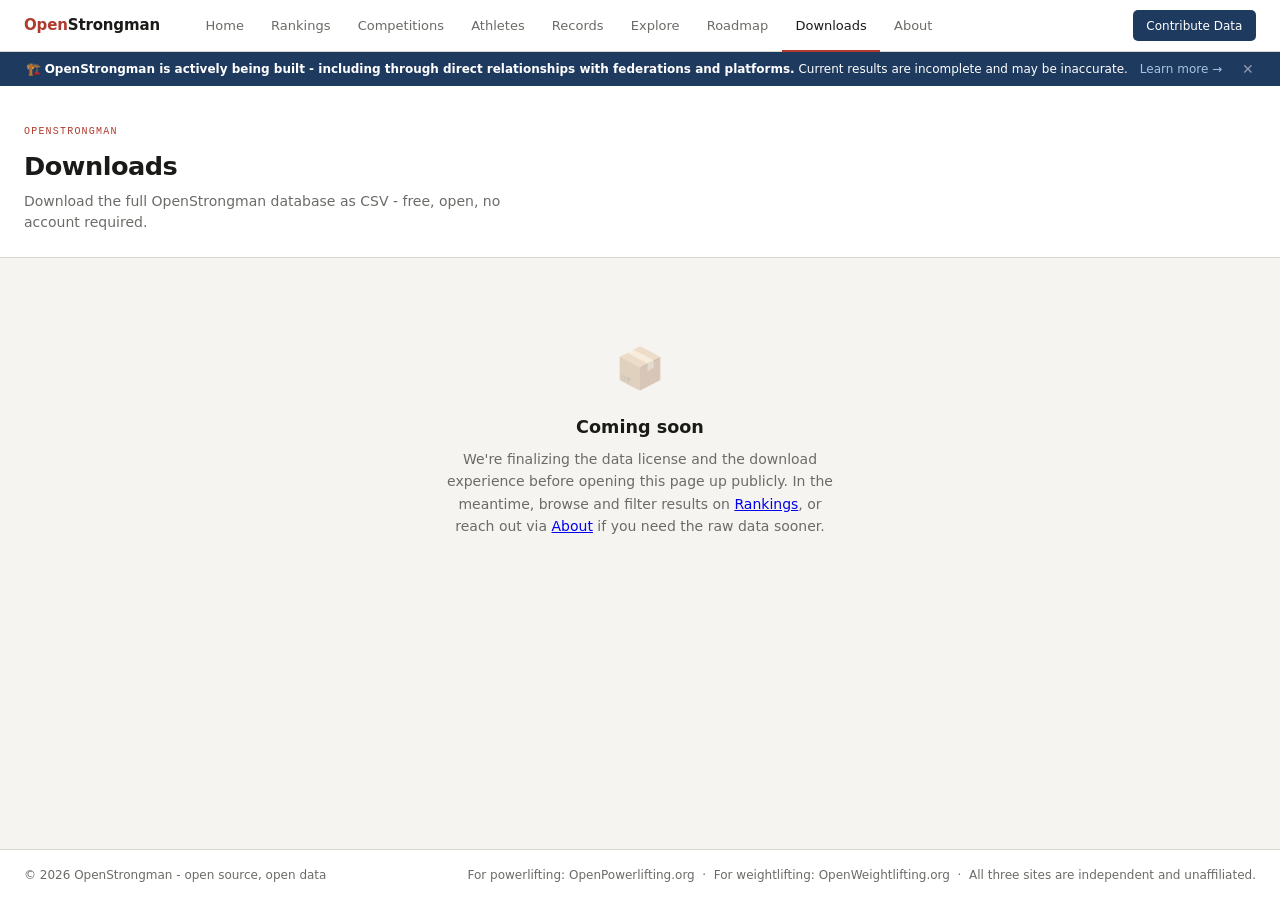
<file: downloads.html>
<!DOCTYPE html>
<html lang="en">
<head>
<meta charset="UTF-8">
<meta name="viewport" content="width=device-width, initial-scale=1.0">
<title>OpenStrongman - Downloads</title>
<meta name="description" content="Download the OpenStrongman database as CSV. Coming soon.">
<link rel="stylesheet" href="style.css">
</head>
<body>

<nav class="site-nav">
  <a class="wordmark" href="index.html"><span>Open</span>Strongman</a>
  <ul class="nav-links">
    <li><a href="index.html">Home</a></li>
    <li><a href="rankings.html">Rankings</a></li>
    <li><a href="meets.html">Competitions</a></li>
    <li><a href="athletes.html">Athletes</a></li>
    <li><a href="records.html">Records</a></li>
    <li><a href="explore.html">Explore</a></li>
    <li><a href="roadmap.html">Roadmap</a></li>
    <li><a href="downloads.html" class="active">Downloads</a></li>
    <li><a href="about.html">About</a></li>
  </ul>
  <div class="nav-right">
    <a class="btn-contribute" href="about.html#contribute">Contribute Data</a>
  </div>
</nav>

  <!-- BETA BANNER -->
  <div id="beta-banner" style="background:#1f3a5f;color:#fff;font-size:12px;text-align:center;padding:0.5rem 1rem;display:flex;align-items:center;justify-content:center;gap:0.75rem;flex-shrink:0;">
    <span>🏗️ <strong>OpenStrongman is actively being built - including through direct relationships with federations and platforms.</strong> Current results are incomplete and may be inaccurate.</span>
    <a href="about.html" style="color:#a8c4e0;text-decoration:none;white-space:nowrap;">Learn more →</a>
    <button onclick="document.getElementById('beta-banner').style.display='none'" style="background:none;border:none;color:rgba(255,255,255,0.5);cursor:pointer;font-size:14px;line-height:1;padding:0 0 0 0.5rem;">✕</button>
  </div>

<main>
  <div class="page-header">
    <p class="eyebrow">OpenStrongman</p>
    <h1>Downloads</h1>
    <p>Download the full OpenStrongman database as CSV - free, open, no account required.</p>
  </div>

  <div class="placeholder-body">
    <div class="placeholder-inner">
      <div class="placeholder-icon">📦</div>
      <h2>Coming soon</h2>
      <p>We're finalizing the data license and the download experience before opening this page up publicly. In the meantime, browse and filter results on <a href="rankings.html">Rankings</a>, or reach out via <a href="about.html#contribute">About</a> if you need the raw data sooner.</p>
    </div>
  </div>
</main>

<footer class="site-footer">
  <span>&copy; 2026 OpenStrongman - open source, open data</span>
  <span>For powerlifting: <a href="https://www.openpowerlifting.org" target="_blank" rel="noopener">OpenPowerlifting.org</a> &nbsp;&middot;&nbsp; For weightlifting: <a href="https://www.openweightlifting.org" target="_blank" rel="noopener">OpenWeightlifting.org</a> &nbsp;&middot;&nbsp; All three sites are independent and unaffiliated.</span>
</footer>

</body>
</html>
</file>
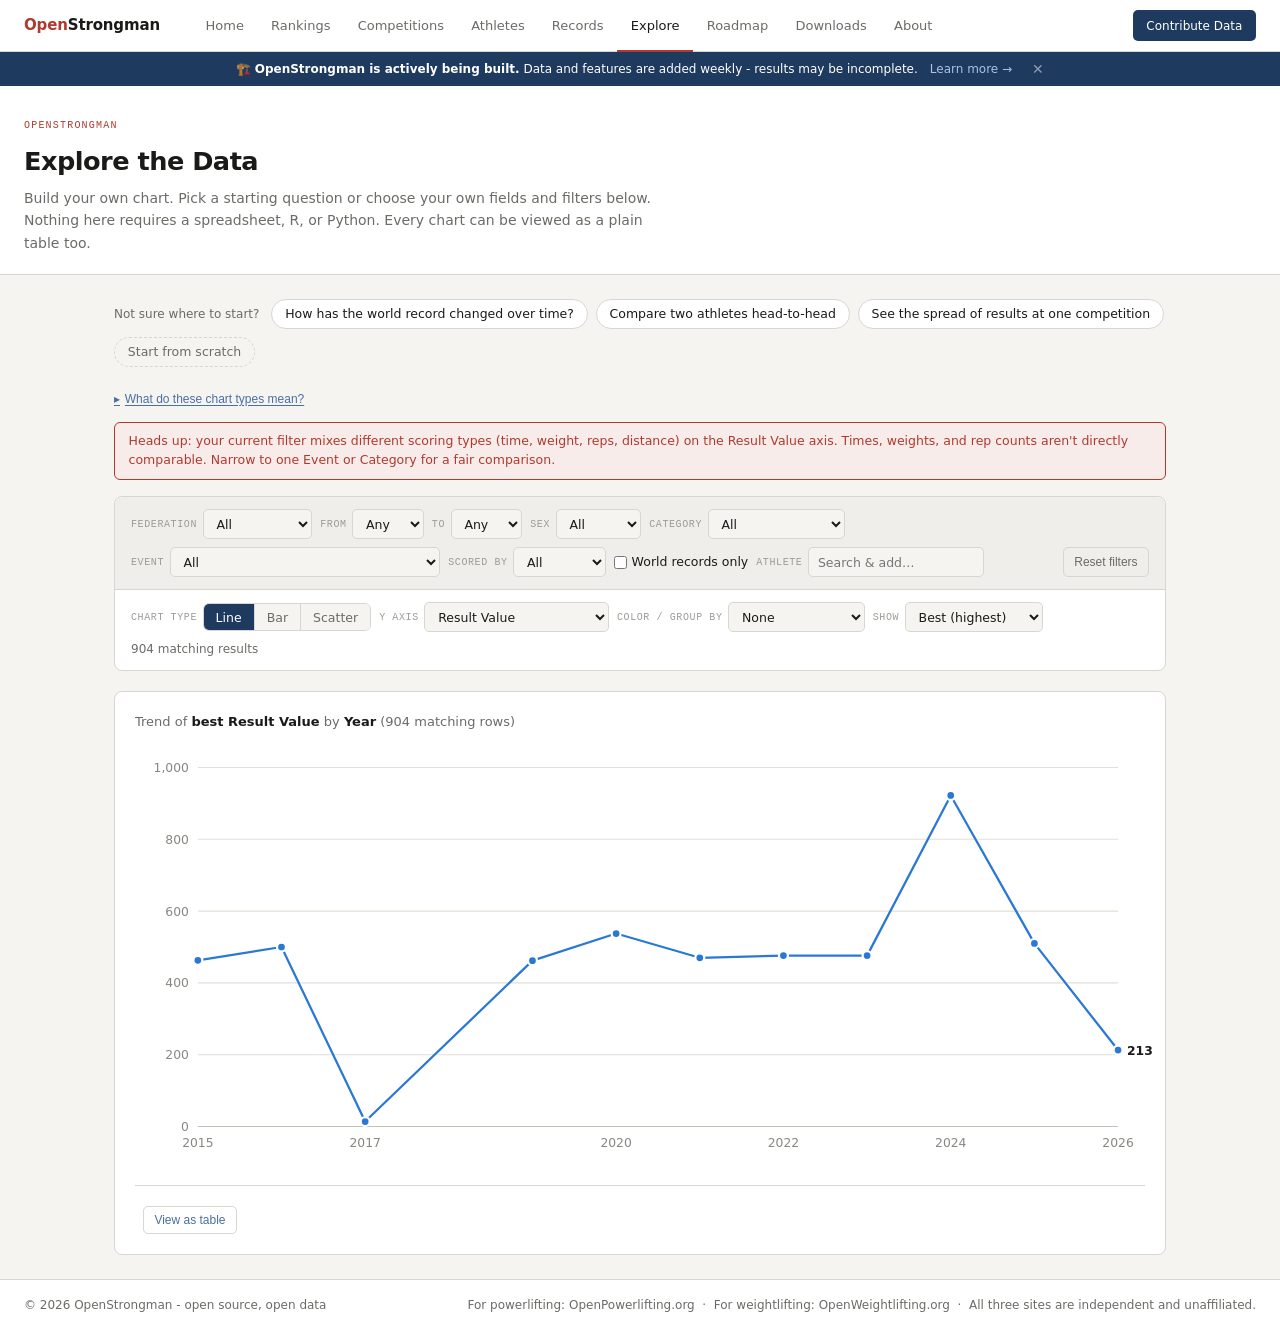
<file: explore.html>
<!DOCTYPE html>
<html lang="en">
<head>
<meta charset="UTF-8">
<meta name="viewport" content="width=device-width, initial-scale=1.0">
<title>OpenStrongman - Explore the Data</title>
<meta name="description" content="Build your own chart from the OpenStrongman database. Pick a question, pick fields and filters, and see the data. No spreadsheet or code required.">
<link rel="canonical" href="https://openstrongman.org/explore.html">
<meta property="og:type" content="website">
<meta property="og:site_name" content="OpenStrongman">
<meta property="og:title" content="OpenStrongman - Explore the Data">
<meta property="og:description" content="Build your own chart from the OpenStrongman database. Pick a question, pick fields and filters, and see the data. No spreadsheet or code required.">
<meta property="og:url" content="https://openstrongman.org/explore.html">
<meta name="twitter:card" content="summary">
<link rel="stylesheet" href="style.css">
<style>

  /* ── PAGE HEADER ── */
  .explore-header {
    background: var(--surface);
    border-bottom: 1px solid var(--border);
    padding: 2rem 1.5rem 1.25rem;
  }
  .explore-header-inner { max-width: 900px; }
  .explore-header h1 { font-size: 1.6rem; font-weight: 700; letter-spacing: -0.02em; margin-bottom: 0.4rem; }
  .explore-header p { font-size: 14px; color: var(--muted); max-width: 640px; line-height: 1.6; }

  .explore-body { max-width: 1100px; margin: 0 auto; padding: 1.5rem; }

  /* ── GUIDED STARTS ── */
  .starts-row { display: flex; flex-wrap: wrap; gap: 0.5rem; align-items: center; margin-bottom: 1.25rem; }
  .starts-label { font-size: 12px; color: var(--muted); margin-right: 0.25rem; white-space: nowrap; }

  .chip {
    font-size: 12.5px;
    font-family: var(--sans);
    font-weight: 500;
    padding: 0.4rem 0.8rem;
    border-radius: 999px;
    border: 1px solid var(--border);
    background: var(--surface);
    color: var(--text);
    cursor: pointer;
    transition: border-color 0.15s, background 0.15s, color 0.15s;
    white-space: nowrap;
  }
  .chip:hover { border-color: var(--accent-mid); color: var(--accent); }
  .chip.active { background: var(--accent); border-color: var(--accent); color: #fff; }
  .chip.ghost { background: none; color: var(--muted); border-style: dashed; }

  /* ── GLOSSARY ── */
  .glossary-toggle {
    display: inline-flex;
    align-items: center;
    gap: 0.3rem;
    font-size: 12px;
    color: var(--accent-mid);
    background: none;
    border: none;
    cursor: pointer;
    padding: 0;
    margin-bottom: 1rem;
    text-decoration: underline;
    text-underline-offset: 2px;
  }
  .glossary-panel {
    display: none;
    background: var(--accent-light);
    border: 1px solid var(--border);
    border-radius: 8px;
    padding: 1rem 1.25rem;
    margin-bottom: 1.25rem;
    font-size: 13px;
    color: var(--text);
    line-height: 1.6;
  }
  .glossary-panel.open { display: block; }
  .glossary-panel dt { font-weight: 700; margin-top: 0.6rem; }
  .glossary-panel dt:first-child { margin-top: 0; }
  .glossary-panel dd { color: var(--muted); margin-bottom: 0; }

  /* ── BUILDER CARD ── */
  .builder-card {
    background: var(--surface);
    border: 1px solid var(--border);
    border-radius: 8px;
    margin-bottom: 1.25rem;
    overflow: hidden;
  }

  .builder-row {
    display: flex;
    flex-wrap: wrap;
    gap: 0.5rem;
    align-items: center;
    padding: 0.75rem 1rem;
  }
  .builder-row + .builder-row { border-top: 1px solid var(--border); }
  .builder-row.filters { background: var(--surface-2); }

  .builder-group { display: flex; align-items: center; gap: 0.35rem; }
  .builder-group label {
    font-family: var(--mono);
    font-size: 10px;
    letter-spacing: 0.06em;
    text-transform: uppercase;
    color: var(--faint);
    white-space: nowrap;
  }

  .builder-row select,
  .builder-row input[type="text"],
  .builder-row input[type="number"] {
    font-size: 12.5px;
    font-family: var(--sans);
    padding: 0.35rem 0.55rem;
    border: 1px solid var(--border);
    border-radius: 5px;
    background: var(--bg);
    color: var(--text);
    outline: none;
    height: 30px;
  }
  .builder-row select:focus, .builder-row input:focus { border-color: var(--accent); }
  .builder-row input[type="text"] { min-width: 150px; }
  .builder-row input[type="number"] { width: 70px; }

  .type-toggle { display: flex; border: 1px solid var(--border); border-radius: 6px; overflow: hidden; }
  .type-toggle button {
    font-size: 12.5px; font-family: var(--sans); font-weight: 500;
    padding: 0.35rem 0.75rem; border: none; background: var(--bg); color: var(--muted);
    cursor: pointer; transition: background 0.15s, color 0.15s;
  }
  .type-toggle button + button { border-left: 1px solid var(--border); }
  .type-toggle button.active { background: var(--accent); color: #fff; }

  .wr-toggle { display: flex; align-items: center; gap: 0.3rem; font-size: 12.5px; color: var(--text); cursor: pointer; }
  .wr-toggle input { cursor: pointer; }

  .athlete-picker { position: relative; }
  .athlete-suggestions {
    position: absolute; top: 100%; left: 0; z-index: 20;
    background: var(--surface); border: 1px solid var(--border); border-radius: 6px;
    box-shadow: 0 4px 14px rgba(0,0,0,0.08);
    max-height: 220px; overflow-y: auto; min-width: 220px; display: none;
  }
  .athlete-suggestions.open { display: block; }
  .athlete-suggestions div { padding: 0.4rem 0.65rem; font-size: 12.5px; cursor: pointer; }
  .athlete-suggestions div:hover { background: var(--accent-light); color: var(--accent); }

  .athlete-chips { display: flex; flex-wrap: wrap; gap: 0.3rem; }
  .athlete-chip {
    display: inline-flex; align-items: center; gap: 0.3rem;
    background: var(--accent-light); color: var(--accent);
    font-size: 12px; font-weight: 500; padding: 0.2rem 0.3rem 0.2rem 0.6rem;
    border-radius: 999px;
  }
  .athlete-chip button {
    background: none; border: none; color: var(--accent); cursor: pointer;
    font-size: 13px; line-height: 1; padding: 0.1rem 0.35rem; border-radius: 50%;
  }
  .athlete-chip button:hover { background: rgba(31,58,95,0.15); }

  .btn-reset-builder {
    font-size: 12px; color: var(--muted); background: none;
    border: 1px solid var(--border); border-radius: 5px; padding: 0.35rem 0.65rem;
    cursor: pointer; height: 30px; margin-left: auto;
  }
  .btn-reset-builder:hover { color: var(--text); border-color: var(--accent-mid); }

  .result-count-b { font-size: 12px; color: var(--muted); white-space: nowrap; }

  /* ── ADVISORY ── */
  .advisory {
    display: none;
    font-size: 12.5px;
    color: var(--red);
    background: var(--red-light);
    border: 1px solid var(--red);
    border-radius: 6px;
    padding: 0.6rem 0.85rem;
    margin-bottom: 1rem;
    line-height: 1.5;
  }
  .advisory.show { display: block; }

  /* ── CHART CARD ── */
  .chart-card {
    background: var(--surface);
    border: 1px solid var(--border);
    border-radius: 8px;
    padding: 1.25rem;
  }
  .chart-caption { font-size: 13px; color: var(--muted); margin-bottom: 0.85rem; }
  .chart-caption strong { color: var(--text); }

  .chart-wrap { position: relative; width: 100%; }
  .chart-wrap svg { width: 100%; height: auto; display: block; overflow: visible; }

  .chart-legend {
    display: flex; flex-wrap: wrap; gap: 0.75rem 1.1rem;
    margin-top: 0.85rem; padding-top: 0.75rem; border-top: 1px solid var(--border);
    font-size: 12px; color: var(--muted);
  }
  .legend-item { display: flex; align-items: center; gap: 0.4rem; }
  .legend-swatch { width: 10px; height: 10px; border-radius: 2px; flex-shrink: 0; }
  .legend-swatch.line { width: 14px; height: 2px; border-radius: 1px; }

  .chart-tooltip {
    position: fixed;
    z-index: 1000;
    pointer-events: none;
    background: #1a1a18;
    color: #fff;
    font-size: 12px;
    border-radius: 6px;
    padding: 0.5rem 0.65rem;
    max-width: 240px;
    line-height: 1.5;
    opacity: 0;
    transition: opacity 0.1s;
    box-shadow: 0 4px 14px rgba(0,0,0,0.25);
  }
  .chart-tooltip.show { opacity: 1; }
  .chart-tooltip .tt-title { font-weight: 700; margin-bottom: 0.15rem; }
  .chart-tooltip .tt-row { display: flex; align-items: center; gap: 0.35rem; }
  .chart-tooltip .tt-key { width: 9px; height: 9px; border-radius: 2px; flex-shrink: 0; }
  .chart-tooltip .tt-val { font-weight: 700; }
  .chart-tooltip .tt-label { color: #ccc; }

  .chart-empty { text-align: center; padding: 3.5rem 1rem; color: var(--muted); font-size: 13px; }

  .btn-table-toggle {
    font-size: 12px; color: var(--accent-mid); background: none; border: 1px solid var(--border);
    border-radius: 5px; padding: 0.35rem 0.65rem; cursor: pointer; margin-left: 0.5rem;
  }
  .btn-table-toggle:hover { border-color: var(--accent-mid); }

  .table-view { margin-top: 1rem; max-height: 420px; overflow: auto; border: 1px solid var(--border); border-radius: 6px; }
  .table-view table { width: 100%; }

  @media (max-width: 640px) {
    .explore-body { padding: 1rem; }
    .explore-header { padding: 1.5rem 1rem 1rem; }
    .builder-row { padding: 0.6rem 0.75rem; }
    .btn-reset-builder { margin-left: 0; }
  }
</style>
</head>
<body>

<nav class="site-nav">
  <a class="wordmark" href="index.html"><span>Open</span>Strongman</a>
  <ul class="nav-links">
    <li><a href="index.html">Home</a></li>
    <li><a href="rankings.html">Rankings</a></li>
    <li><a href="meets.html">Competitions</a></li>
    <li><a href="athletes.html">Athletes</a></li>
    <li><a href="records.html">Records</a></li>
    <li><a href="explore.html" class="active">Explore</a></li>
    <li><a href="roadmap.html">Roadmap</a></li>
    <li><a href="downloads.html">Downloads</a></li>
    <li><a href="about.html">About</a></li>
  </ul>
  <div class="nav-right">
    <a class="btn-contribute" href="about.html#contribute">Contribute Data</a>
  </div>
</nav>

  <!-- BETA BANNER -->
  <div id="beta-banner" style="background:#1f3a5f;color:#fff;font-size:12px;text-align:center;padding:0.5rem 1rem;display:flex;align-items:center;justify-content:center;gap:0.75rem;flex-shrink:0;">
    <span>🏗️ <strong>OpenStrongman is actively being built.</strong> Data and features are added weekly - results may be incomplete.</span>
    <a href="/about.html" style="color:#a8c4e0;text-decoration:none;white-space:nowrap;">Learn more →</a>
    <button onclick="document.getElementById('beta-banner').style.display='none'" style="background:none;border:none;color:rgba(255,255,255,0.5);cursor:pointer;font-size:14px;line-height:1;padding:0 0 0 0.5rem;">✕</button>
  </div>

<main>
  <div class="explore-header">
    <div class="explore-header-inner">
      <p class="eyebrow" style="font-family:var(--mono);font-size:10px;letter-spacing:0.12em;text-transform:uppercase;color:var(--red);margin-bottom:0.5rem;">OpenStrongman</p>
      <h1>Explore the Data</h1>
      <p>Build your own chart. Pick a starting question or choose your own fields and filters below. Nothing here requires a spreadsheet, R, or Python. Every chart can be viewed as a plain table too.</p>
    </div>
  </div>

  <div class="explore-body">

    <div class="starts-row" id="starts-row">
      <span class="starts-label">Not sure where to start?</span>
      <button class="chip" data-preset="wr">How has the world record changed over time?</button>
      <button class="chip" data-preset="athlete">Compare two athletes head-to-head</button>
      <button class="chip" data-preset="meet">See the spread of results at one competition</button>
      <button class="chip ghost" data-preset="reset">Start from scratch</button>
    </div>

    <button class="glossary-toggle" id="glossary-toggle" type="button">
      <span id="glossary-caret">▸</span> What do these chart types mean?
    </button>
    <dl class="glossary-panel" id="glossary-panel">
      <dt>Line chart</dt>
      <dd>Shows how a number changes across years. Use it for trends, like a world record climbing over decades.</dd>
      <dt>Bar chart</dt>
      <dd>Compares a number across categories side by side, like average finishing place by federation, or how many world records each event has produced.</dd>
      <dt>Scatter plot</dt>
      <dd>Shows every individual result as its own dot, instead of averaging them away. Best when you want to see the full spread, not just the summary.</dd>
    </dl>

    <div class="advisory" id="advisory"></div>

    <div class="builder-card">
      <div class="builder-row filters">
        <div class="builder-group">
          <label>Federation</label>
          <select id="f-fed"><option value="">All</option></select>
        </div>
        <div class="builder-group">
          <label>From</label>
          <select id="f-year-from"><option value="">Any</option></select>
        </div>
        <div class="builder-group">
          <label>To</label>
          <select id="f-year-to"><option value="">Any</option></select>
        </div>
        <div class="builder-group">
          <label>Sex</label>
          <select id="f-sex"><option value="">All</option><option value="M">Male</option><option value="F">Female</option></select>
        </div>
        <div class="builder-group">
          <label>Category</label>
          <select id="f-category"><option value="">All</option></select>
        </div>
        <div class="builder-group">
          <label>Event</label>
          <select id="f-event"><option value="">All</option></select>
        </div>
        <div class="builder-group">
          <label>Scored by</label>
          <select id="f-scoredby"><option value="">All</option></select>
        </div>
        <label class="wr-toggle"><input type="checkbox" id="f-wronly"> World records only</label>
        <div class="builder-group athlete-picker">
          <label>Athlete</label>
          <input type="text" id="f-athlete-input" placeholder="Search & add…" autocomplete="off">
          <div class="athlete-suggestions" id="athlete-suggestions"></div>
        </div>
        <button class="btn-reset-builder" id="btn-reset-filters">Reset filters</button>
      </div>

      <div class="builder-row" id="athlete-chip-row" style="display:none;">
        <div class="athlete-chips" id="athlete-chips"></div>
      </div>

      <div class="builder-row">
        <div class="builder-group">
          <label>Chart type</label>
          <div class="type-toggle">
            <button data-type="line" class="active">Line</button>
            <button data-type="bar">Bar</button>
            <button data-type="scatter">Scatter</button>
          </div>
        </div>
        <div class="builder-group" id="x-field-group">
          <label>X axis</label>
          <select id="f-xfield"></select>
        </div>
        <div class="builder-group">
          <label>Y axis</label>
          <select id="f-yfield"></select>
        </div>
        <div class="builder-group">
          <label>Color / group by</label>
          <select id="f-groupby"><option value="">None</option></select>
        </div>
        <div class="builder-group" id="agg-group">
          <label>Show</label>
          <select id="f-agg">
            <option value="best_max">Best (highest)</option>
            <option value="best_min">Best (lowest)</option>
            <option value="avg">Average</option>
            <option value="count">Count of results</option>
          </select>
        </div>
        <span class="result-count-b" id="result-count-b">Loading…</span>
      </div>
    </div>

    <div class="chart-card">
      <div class="chart-caption" id="chart-caption">Loading data…</div>
      <div class="chart-wrap" id="chart-wrap"></div>
      <div class="chart-legend" id="chart-legend"></div>
      <div style="margin-top:0.5rem;">
        <button class="btn-table-toggle" id="btn-table-toggle">View as table</button>
      </div>
      <div class="table-view" id="table-view" style="display:none;"></div>
    </div>

  </div>
</main>

<footer class="site-footer">
  <span>&copy; 2026 OpenStrongman - open source, open data</span>
  <span>For powerlifting: <a href="https://www.openpowerlifting.org" target="_blank" rel="noopener">OpenPowerlifting.org</a> &nbsp;&middot;&nbsp; For weightlifting: <a href="https://www.openweightlifting.org" target="_blank" rel="noopener">OpenWeightlifting.org</a> &nbsp;&middot;&nbsp; All three sites are independent and unaffiliated.</span>
</footer>

<div class="chart-tooltip" id="tooltip"></div>

<script>
/* ══════════════════════════════════════════════════════════════
   OpenStrongman · Explore - self-serve chart builder
   No build step, no external chart library. Loads CSVs listed in
   manifest.json (same pattern as rankings.html), unifies them into
   one row set, and lets the visitor pick fields/filters/chart type.
   ══════════════════════════════════════════════════════════════ */

// ── FIELD CATALOG ──
const FIELDS = {
  Year:               { label: 'Year',                kind: 'temporal'   },
  AthleteName:        { label: 'Athlete',              kind: 'categorical'},
  MeetName:           { label: 'Competition',          kind: 'categorical'},
  MeetFederation:     { label: 'Federation',           kind: 'categorical'},
  AthleteNationality: { label: 'Nationality',           kind: 'categorical'},
  Event:              { label: 'Event',                kind: 'categorical'},
  EventCategory:      { label: 'Event Category',       kind: 'categorical'},
  Implement:          { label: 'Implement',             kind: 'categorical'},
  Sex:                { label: 'Sex',                  kind: 'categorical'},
  WeightClassKg:      { label: 'Weight Class',          kind: 'categorical'},
  ScoredBy:           { label: 'Scored By',             kind: 'categorical'},
  Division:           { label: 'Division',              kind: 'categorical'},
  ResultValue:        { label: 'Result Value',          kind: 'numeric'    },
  BodyweightKg:       { label: 'Bodyweight (kg)',       kind: 'numeric'    },
  Place:              { label: 'Event Place',           kind: 'numeric'    },
  OverallPlace:       { label: 'Overall Place',         kind: 'numeric'    },
  Points:             { label: 'Points',                kind: 'numeric'    },
  ImplementWeightKg:  { label: 'Implement Weight (kg)', kind: 'numeric'    },
  StonesCompleted:    { label: 'Stones Completed',      kind: 'numeric'    },
  CourseDistanceM:    { label: 'Course Distance (m)',   kind: 'numeric'    },
  TimeLimitSec:       { label: 'Time Limit (sec)',      kind: 'numeric'    },
};
const CATEGORICAL_FIELDS = Object.keys(FIELDS).filter(k => FIELDS[k].kind === 'categorical');
const NUMERIC_FIELDS = Object.keys(FIELDS).filter(k => FIELDS[k].kind === 'numeric');

// ── PALETTE (validated categorical order - see dataviz skill) ──
const PALETTE = ['#2a78d6', '#eb6834', '#1baf7a', '#eda100', '#e87ba4', '#008300', '#4a3aa7', '#e34948'];
const OTHER_COLOR = '#9b9b97';
const colorAssignments = new Map(); // entity value -> hex, assigned once, kept for the session
let nextSlot = 0;
function colorFor(value) {
  if (value === 'Other') return OTHER_COLOR;
  if (!colorAssignments.has(value)) {
    colorAssignments.set(value, PALETTE[nextSlot % PALETTE.length]);
    nextSlot++;
  }
  return colorAssignments.get(value);
}

// ── CSV PARSER (same approach as rankings.html) ──
function parseCSV(text) {
  const lines = text.trim().split('\n');
  const headers = lines[0].split(',').map(h => h.trim());
  const rows = [];
  for (let i = 1; i < lines.length; i++) {
    const vals = splitCSVLine(lines[i]);
    if (vals.length < 2) continue;
    const row = {};
    headers.forEach((h, idx) => { row[h] = (vals[idx] || '').trim().replace(/^"|"$/g, ''); });
    rows.push(row);
  }
  return rows;
}
function splitCSVLine(line) {
  const result = []; let cur = ''; let inQ = false;
  for (const ch of line) {
    if (ch === '"') { inQ = !inQ; }
    else if (ch === ',' && !inQ) { result.push(cur); cur = ''; }
    else { cur += ch; }
  }
  result.push(cur);
  return result;
}

let allRows = [];

async function loadData() {
  let files = [];
  try {
    const res = await fetch('manifest.json');
    files = await res.json();
  } catch (e) { console.error('Failed to load manifest:', e); }

  const results = await Promise.all(
    files.map(url => fetch(url).then(r => r.text()).then(parseCSV).catch(() => []))
  );

  allRows = results.flat().filter(r => r.AthleteName).map(r => {
    r.Year = (r.MeetDate || '').slice(0, 4);
    r.ResultValueNum = parseFloat(r.ResultValue);
    r.BodyweightKgNum = parseFloat(r.BodyweightKg);
    r.PlaceNum = parseFloat(r.Place);
    r.OverallPlaceNum = parseFloat(r.OverallPlace);
    r.PointsNum = parseFloat(r.Points);
    r.ImplementWeightKgNum = parseFloat(r.ImplementWeightKg);
    r.StonesCompletedNum = parseFloat(r.StonesCompleted);
    r.CourseDistanceMNum = parseFloat(r.CourseDistanceM);
    r.TimeLimitSecNum = parseFloat(r.TimeLimitSec);
    r.YearNum = parseFloat(r.Year);
    return r;
  });

  initFilterOptions();
  applyPreset('custom', true);
  render();
}

function numKey(field) { return field === 'Year' ? 'YearNum' : field + 'Num'; }
function rawValue(r, field) { return field === 'Year' ? r.Year : r[field]; }
function numValue(r, field) { return r[numKey(field)]; }

// ── FILTER STATE ──
const state = {
  fed: '', yearFrom: '', yearTo: '', sex: '', category: '', event: '', scoredBy: '',
  wrOnly: false, athletes: new Set(),
  chartType: 'line', xField: 'Year', yField: 'ResultValue', groupBy: '', agg: 'best_max',
};

function filteredRows() {
  return allRows.filter(r => {
    if (state.fed && r.MeetFederation !== state.fed) return false;
    if (state.yearFrom && r.Year < state.yearFrom) return false;
    if (state.yearTo && r.Year > state.yearTo) return false;
    if (state.sex && r.Sex !== state.sex) return false;
    if (state.category && r.EventCategory !== state.category) return false;
    if (state.event && r.Event !== state.event) return false;
    if (state.scoredBy && r.ScoredBy !== state.scoredBy) return false;
    if (state.wrOnly && r.WorldRecord !== 'Y') return false;
    if (state.athletes.size && !state.athletes.has(r.AthleteName)) return false;
    return true;
  });
}

function unique(rows, key) { return [...new Set(rows.map(r => r[key]).filter(Boolean))].sort(); }

function initFilterOptions() {
  refill('f-fed', unique(allRows, 'MeetFederation'), 'All');
  const years = [...new Set(allRows.map(r => r.Year).filter(y => y && y > '1900'))].sort();
  refill('f-year-from', years, 'Any');
  refill('f-year-to', years, 'Any');
  refill('f-category', unique(allRows, 'EventCategory'), 'All');
  refillEventOptions();
  refillScoredByOptions();

  // X / Y / group-by field selects
  const xSel = document.getElementById('f-xfield');
  const ySel = document.getElementById('f-yfield');
  const gSel = document.getElementById('f-groupby');
  ySel.innerHTML = NUMERIC_FIELDS.map(k => `<option value="${k}">${FIELDS[k].label}</option>`).join('');
  gSel.innerHTML = '<option value="">None</option>' + CATEGORICAL_FIELDS.map(k => `<option value="${k}">${FIELDS[k].label}</option>`).join('');
  updateXFieldOptions();
  ySel.value = state.yField;
}

function refillEventOptions() {
  const rows = state.category ? allRows.filter(r => r.EventCategory === state.category) : allRows;
  refill('f-event', unique(rows, 'Event'), 'All');
}
function refillScoredByOptions() {
  const rows = state.event ? allRows.filter(r => r.Event === state.event) : (state.category ? allRows.filter(r => r.EventCategory === state.category) : allRows);
  refill('f-scoredby', unique(rows, 'ScoredBy'), 'All');
}

function refill(id, values, placeholder) {
  const sel = document.getElementById(id);
  const cur = sel.value;
  sel.innerHTML = `<option value="">${placeholder}</option>`;
  values.forEach(v => {
    const o = document.createElement('option');
    o.value = v; o.textContent = v;
    sel.appendChild(o);
  });
  if (cur && values.includes(cur)) sel.value = cur; else sel.value = '';
}

function updateXFieldOptions() {
  const xSel = document.getElementById('f-xfield');
  const xGroup = document.getElementById('x-field-group');
  let options;
  if (state.chartType === 'line') {
    xGroup.style.display = 'none'; // line X is always Year
    state.xField = 'Year';
    return;
  }
  xGroup.style.display = '';
  if (state.chartType === 'bar') {
    options = ['Year', ...CATEGORICAL_FIELDS];
  } else { // scatter
    options = ['Year', ...NUMERIC_FIELDS];
  }
  // Prefer the field the caller (a preset, or the previous chart type) already
  // wants; only fall back to the DOM's stale value or the first option when
  // that intended field doesn't apply to this chart type.
  const wanted = state.xField;
  const cur = xSel.value;
  xSel.innerHTML = options.map(k => `<option value="${k}">${FIELDS[k].label}</option>`).join('');
  if (options.includes(wanted)) { xSel.value = wanted; state.xField = wanted; }
  else if (options.includes(cur)) { xSel.value = cur; state.xField = cur; }
  else { xSel.value = options[0]; state.xField = options[0]; }
}

// ── AGGREGATION DEFAULT HEURISTIC ──
function suggestAgg() {
  if (state.yField === 'ResultValue') {
    const rows = filteredRows();
    const scored = new Set(rows.map(r => r.ScoredBy).filter(Boolean));
    if (scored.size === 1 && scored.has('time')) return 'best_min';
    if (scored.size >= 1 && !scored.has('time')) return 'best_max';
    return 'avg';
  }
  if (state.yField === 'Place' || state.yField === 'OverallPlace') return 'avg';
  return 'avg';
}

// ── PRESETS ──
function applyPreset(name, silent) {
  state.athletes.clear();
  if (name === 'wr') {
    // World-record-setting lifts only (WorldRecord = Y) for one event, men's -
    // isolates the handful of rows that actually moved the record, instead of
    // every "Deadlift"-category result (which includes one-off event variants
    // like "18-Inch Deadlift" or "Flintstone Barbell") across every meet.
    // Switch the Event dropdown to compare a different lift's progression.
    state.fed = ''; state.yearFrom = ''; state.yearTo = ''; state.sex = 'M'; state.scoredBy = '';
    state.category = 'Deadlift'; state.event = 'Max Deadlift'; state.wrOnly = true;
    state.chartType = 'line'; state.yField = 'ResultValue'; state.groupBy = ''; state.agg = 'best_max';
  } else if (name === 'athlete') {
    state.fed = ''; state.yearFrom = ''; state.yearTo = ''; state.sex = ''; state.category = '';
    state.event = ''; state.scoredBy = ''; state.wrOnly = false;
    state.chartType = 'line'; state.yField = 'OverallPlace'; state.groupBy = 'AthleteName'; state.agg = 'avg';
    // pre-seed two well-known athletes if present in the data
    ['Mitchell Hooper', 'Tom Stoltman'].forEach(n => { if (allRows.some(r => r.AthleteName === n)) state.athletes.add(n); });
  } else if (name === 'meet') {
    // One meet, one bar per athlete - "compare magnitude across a category"
    // is a bar chart's job, not a scatter's; scatter degenerates to a single
    // vertical strip of points when every row shares one X value (one meet).
    const years = [...new Set(allRows.filter(r => r.MeetFederation === 'WSM').map(r => r.Year))].sort();
    const latestYear = years[years.length - 1] || '';
    state.fed = 'WSM'; state.yearFrom = latestYear; state.yearTo = latestYear;
    state.sex = ''; state.category = ''; state.event = ''; state.scoredBy = ''; state.wrOnly = false;
    state.chartType = 'bar'; state.xField = 'AthleteName'; state.yField = 'Points'; state.groupBy = ''; state.agg = 'avg';
  } else if (name === 'reset' || name === 'custom') {
    Object.assign(state, { fed:'', yearFrom:'', yearTo:'', sex:'', category:'', event:'', scoredBy:'', wrOnly:false,
      chartType:'line', xField:'Year', yField:'ResultValue', groupBy:'', agg:'best_max' });
  }
  syncControlsFromState();
  if (!silent) render();
}

function syncControlsFromState() {
  document.getElementById('f-fed').value = state.fed;
  refillEventOptions(); document.getElementById('f-category').value = state.category;
  refillEventOptions(); document.getElementById('f-event').value = state.event;
  refillScoredByOptions(); document.getElementById('f-scoredby').value = state.scoredBy;
  document.getElementById('f-year-from').value = state.yearFrom;
  document.getElementById('f-year-to').value = state.yearTo;
  document.getElementById('f-sex').value = state.sex;
  document.getElementById('f-wronly').checked = state.wrOnly;
  document.querySelectorAll('.type-toggle button').forEach(b => b.classList.toggle('active', b.dataset.type === state.chartType));
  updateXFieldOptions();
  document.getElementById('f-xfield').value = state.xField;
  document.getElementById('f-yfield').value = state.yField;
  document.getElementById('f-groupby').value = state.groupBy;
  document.getElementById('f-agg').value = state.agg;
  document.getElementById('agg-group').style.display = state.chartType === 'scatter' ? 'none' : '';
  renderAthleteChips();
  document.querySelectorAll('.chip[data-preset]').forEach(c => c.classList.remove('active'));
}

function renderAthleteChips() {
  const row = document.getElementById('athlete-chip-row');
  const wrap = document.getElementById('athlete-chips');
  if (!state.athletes.size) { row.style.display = 'none'; wrap.innerHTML = ''; return; }
  row.style.display = '';
  wrap.innerHTML = '';
  state.athletes.forEach(name => {
    const chip = document.createElement('span');
    chip.className = 'athlete-chip';
    const label = document.createElement('span');
    label.textContent = name;
    const btn = document.createElement('button');
    btn.textContent = '✕';
    btn.type = 'button';
    btn.addEventListener('click', () => { state.athletes.delete(name); renderAthleteChips(); render(); });
    chip.appendChild(label); chip.appendChild(btn);
    wrap.appendChild(chip);
  });
}

// ══════════════════════════════════════════════════════════════
// AGGREGATION
// ══════════════════════════════════════════════════════════════
function aggregate(rows, xField, groupField, yField, agg) {
  // buckets keyed by "x||group"
  const buckets = new Map();
  rows.forEach(r => {
    const xv = rawValue(r, xField);
    if (xv === '' || xv == null) return;
    const gv = groupField ? (r[groupField] || '-') : '__single__';
    const key = xv + '||' + gv;
    if (!buckets.has(key)) buckets.set(key, { x: xv, group: gv, rows: [] });
    buckets.get(key).rows.push(r);
  });

  const out = [];
  buckets.forEach(b => {
    const nums = b.rows.map(r => numValue(r, yField)).filter(v => !isNaN(v));
    let y;
    if (agg === 'count') y = b.rows.length;
    else if (agg === 'best_max') y = nums.length ? Math.max(...nums) : null;
    else if (agg === 'best_min') y = nums.length ? Math.min(...nums) : null;
    else y = nums.length ? nums.reduce((a,b2)=>a+b2,0) / nums.length : null; // avg
    if (y === null || isNaN(y)) return;
    // representative row (best match) for tooltip context
    let rep = b.rows[0];
    if (agg === 'best_max') rep = b.rows.find(r => numValue(r, yField) === y) || rep;
    if (agg === 'best_min') rep = b.rows.find(r => numValue(r, yField) === y) || rep;
    out.push({ x: b.x, group: b.group, y, n: b.rows.length, rep });
  });
  return out;
}

function scatterPoints(rows, xField, groupField, yField) {
  return rows.map(r => {
    const xv = xField === 'Year' ? r.YearNum : numValue(r, xField);
    const yv = numValue(r, yField);
    if (xv == null || isNaN(xv) || yv == null || isNaN(yv)) return null;
    return { x: xv, y: yv, group: groupField ? (r[groupField] || '-') : '__single__', rep: r };
  }).filter(Boolean);
}

// fold long tails into "Other" - cap depends on chart form (all-pairs vs adjacent)
function foldOther(points, cap, key) {
  const counts = new Map();
  points.forEach(p => counts.set(p[key], (counts.get(p[key])||0) + 1));
  const ranked = [...counts.entries()].sort((a,b) => b[1]-a[1] || a[0].localeCompare(b[0]));
  if (ranked.length <= cap) return points;
  const keep = new Set(ranked.slice(0, cap).map(e => e[0]));
  return points.map(p => keep.has(p[key]) ? p : Object.assign({}, p, { [key]: 'Other' }));
}

// ══════════════════════════════════════════════════════════════
// SCALES
// ══════════════════════════════════════════════════════════════
function niceStep(rough) {
  const mag = Math.pow(10, Math.floor(Math.log10(rough)));
  const norm = rough / mag;
  let step;
  if (norm < 1.5) step = 1; else if (norm < 3) step = 2; else if (norm < 7) step = 5; else step = 10;
  return step * mag;
}
function niceScale(min, max, count) {
  if (min === max) { min -= 1; max += 1; }
  const range = max - min;
  const step = niceStep(range / (count - 1) || 1);
  const niceMin = Math.floor(min / step) * step;
  const niceMax = Math.ceil(max / step) * step;
  const ticks = [];
  for (let v = niceMin; v <= niceMax + step/1e6; v += step) ticks.push(Math.round(v*1e6)/1e6);
  return { min: niceMin, max: niceMax, ticks };
}
function fmtNum(v, plain) {
  if (plain) return Math.round(v).toString();
  if (Math.abs(v) >= 1000) return v.toLocaleString(undefined, {maximumFractionDigits:0});
  return v.toLocaleString(undefined, {maximumFractionDigits: 2});
}
function esc(s) { return String(s).replace(/&/g,'&amp;').replace(/</g,'&lt;').replace(/>/g,'&gt;'); }

// ══════════════════════════════════════════════════════════════
// RENDER
// ══════════════════════════════════════════════════════════════
const tooltipEl = document.getElementById('tooltip');
function showTooltip(x, y, html) {
  tooltipEl.innerHTML = html;
  tooltipEl.style.left = (x + 14) + 'px';
  tooltipEl.style.top = (y + 14) + 'px';
  tooltipEl.classList.add('show');
}
function hideTooltip() { tooltipEl.classList.remove('show'); }

function render() {
  updateAdvisory();
  const rows = filteredRows();
  document.getElementById('result-count-b').textContent = rows.length.toLocaleString() + ' matching results';

  const wrap = document.getElementById('chart-wrap');
  const legendEl = document.getElementById('chart-legend');
  wrap.innerHTML = '';
  legendEl.innerHTML = '';

  if (!rows.length) {
    wrap.innerHTML = '<div class="chart-empty">No results match your current filters. Try widening your year range or clearing a filter.</div>';
    document.getElementById('chart-caption').textContent = 'Nothing to show yet.';
    document.getElementById('table-view').innerHTML = '';
    return;
  }

  let chartData, seriesKey = 'group';
  const cap = state.chartType === 'scatter' ? 3 : 7;

  if (state.chartType === 'scatter') {
    chartData = scatterPoints(rows, state.xField, state.groupBy, state.yField);
    if (state.groupBy) chartData = foldOther(chartData, cap, 'group');
  } else {
    chartData = aggregate(rows, state.xField, state.groupBy, state.yField, state.agg);
    if (state.groupBy) chartData = foldOther(chartData, cap, 'group');
  }

  if (!chartData.length) {
    wrap.innerHTML = '<div class="chart-empty">Nothing numeric to plot for this combination. Try a different Y-axis field.</div>';
    return;
  }

  let groups = [...new Set(chartData.map(d => d.group))];
  // stable order: by first-assigned color slot, with "Other" always last
  groups = groups.filter(g => g !== 'Other').sort((a, b) => (colorAssignments.has(a) && colorAssignments.has(b)) ? PALETTE.indexOf(colorFor(a)) - PALETTE.indexOf(colorFor(b)) : 0);
  if ([...new Set(chartData.map(d => d.group))].includes('Other')) groups.push('Other');
  const isSingleSeries = groups.length <= 1 && groups[0] === '__single__';

  setCaption(rows.length);

  if (state.chartType === 'line') drawLine(wrap, chartData, groups, isSingleSeries);
  else if (state.chartType === 'bar') drawBar(wrap, chartData, groups, isSingleSeries);
  else drawScatter(wrap, chartData, groups, isSingleSeries);

  if (!isSingleSeries) drawLegend(legendEl, groups, state.chartType === 'line' ? 'line' : 'box');

  buildTableView(rows);
}

function setCaption(n) {
  const y = FIELDS[state.yField].label;
  const x = FIELDS[state.xField].label;
  const aggLabel = { best_max:'best', best_min:'best (lowest)', avg:'average', count:'count' }[state.agg];
  let text;
  if (state.chartType === 'scatter') text = `<strong>${esc(y)}</strong> vs <strong>${esc(x)}</strong>: every matching result (${n.toLocaleString()} rows)`;
  else text = `${state.chartType === 'line' ? 'Trend' : 'Comparison'} of <strong>${esc(aggLabel)} ${esc(y)}</strong> by <strong>${esc(x)}</strong>${state.groupBy ? ', grouped by ' + esc(FIELDS[state.groupBy].label) : ''} (${n.toLocaleString()} matching rows)`;
  document.getElementById('chart-caption').innerHTML = text;
}

function updateAdvisory() {
  const box = document.getElementById('advisory');
  const rows = filteredRows();
  const scoredSet = new Set(rows.map(r => r.ScoredBy).filter(Boolean));
  if (state.yField === 'ResultValue' && scoredSet.size > 1) {
    box.textContent = `Heads up: your current filter mixes different scoring types (${[...scoredSet].join(', ')}) on the Result Value axis. Times, weights, and rep counts aren't directly comparable. Narrow to one Event or Category for a fair comparison.`;
    box.classList.add('show');
  } else {
    box.classList.remove('show'); box.textContent = '';
  }
}

// ── LEGEND ──
function drawLegend(el, groups, kind) {
  groups.forEach(g => {
    const item = document.createElement('div');
    item.className = 'legend-item';
    const sw = document.createElement('span');
    sw.className = 'legend-swatch' + (kind === 'line' ? ' line' : '');
    sw.style.background = kind === 'line' ? 'none' : colorFor(g);
    if (kind === 'line') { sw.style.background = colorFor(g); }
    const label = document.createElement('span');
    label.textContent = g;
    item.appendChild(sw); item.appendChild(label);
    el.appendChild(item);
  });
}

// ══════════════════════════════════════════════════════════════
// LINE CHART
// ══════════════════════════════════════════════════════════════
function chartDims() { return { w: 900, h: 380, m: { top: 20, right: 24, bottom: 40, left: 56 } }; }

function drawLine(wrap, data, groups, isSingle) {
  const { w, h, m } = chartDims();
  const innerW = w - m.left - m.right, innerH = h - m.top - m.bottom;

  const xs = [...new Set(data.map(d => +d.x))].sort((a,b)=>a-b);
  const ys = data.map(d => d.y);
  const yScale = niceScale(Math.min(0, ...ys), Math.max(...ys), 5);
  const xMin = xs[0], xMax = xs[xs.length-1];

  const X = v => m.left + (xMax === xMin ? innerW/2 : (v - xMin) / (xMax - xMin) * innerW);
  const Y = v => m.top + innerH - (v - yScale.min) / (yScale.max - yScale.min) * innerH;

  let svg = `<svg viewBox="0 0 ${w} ${h}" preserveAspectRatio="xMidYMid meet">`;

  // gridlines + y ticks
  yScale.ticks.forEach(t => {
    const y = Y(t);
    svg += `<line x1="${m.left}" y1="${y}" x2="${w-m.right}" y2="${y}" stroke="#e1e0d9" stroke-width="1"/>`;
    svg += `<text x="${m.left-8}" y="${y+4}" text-anchor="end" font-size="11" fill="#898781">${fmtNum(t)}</text>`;
  });
  // x ticks - thin to avoid crowding
  const xTickEvery = Math.max(1, Math.ceil(xs.length / 10));
  xs.forEach((xv, i) => {
    if (i % xTickEvery !== 0 && i !== xs.length-1) return;
    svg += `<text x="${X(xv)}" y="${h-m.bottom+18}" text-anchor="middle" font-size="11" fill="#898781">${xv}</text>`;
  });
  svg += `<line x1="${m.left}" y1="${h-m.bottom}" x2="${w-m.right}" y2="${h-m.bottom}" stroke="#c3c2b7" stroke-width="1"/>`;

  const seriesData = groups.map(g => ({
    g, pts: data.filter(d => d.group === g).sort((a,b) => +a.x - +b.x)
  }));

  seriesData.forEach(s => {
    const color = colorFor(s.g);
    const path = s.pts.map((p,i) => `${i===0?'M':'L'}${X(+p.x)},${Y(p.y)}`).join(' ');
    svg += `<path d="${path}" fill="none" stroke="${color}" stroke-width="2" stroke-linecap="round" stroke-linejoin="round"/>`;
    s.pts.forEach(p => {
      svg += `<circle cx="${X(+p.x)}" cy="${Y(p.y)}" r="4" fill="${color}" stroke="#fff" stroke-width="2" data-x="${p.x}" data-y="${p.y}" data-g="${esc(s.g)}"/>`;
    });
    // direct end label - skip past ~4 series to avoid label collisions;
    // the legend + tooltip still carry every series' identity in that case.
    if (s.pts.length && (isSingle || groups.length <= 4)) {
      const last = s.pts[s.pts.length-1];
      const lbl = isSingle ? fmtNum(last.y) : s.g;
      svg += `<text x="${X(+last.x)+8}" y="${Y(last.y)+4}" font-size="11" font-weight="600" fill="#1a1a18">${esc(lbl)}</text>`;
    }
  });

  svg += `</svg>`;
  wrap.innerHTML = svg;

  const svgEl = wrap.querySelector('svg');
  svgEl.querySelectorAll('circle').forEach(c => {
    c.style.cursor = 'pointer';
    const g = c.getAttribute('data-g'), xv = c.getAttribute('data-x'), yv = parseFloat(c.getAttribute('data-y'));
    const handler = (evt) => {
      const rect = svgEl.getBoundingClientRect();
      const pt = evt.touches ? evt.touches[0] : evt;
      const html = `<div class="tt-title">${esc(xv)}</div><div class="tt-row"><span class="tt-key" style="background:${colorFor(g)}"></span><span class="tt-val">${fmtNum(yv)}</span> <span class="tt-label">${g==='__single__'?'':esc(g)}</span></div>`;
      showTooltip(pt.clientX, pt.clientY, html);
    };
    c.addEventListener('mousemove', handler);
    c.addEventListener('mouseenter', handler);
    c.addEventListener('mouseleave', hideTooltip);
    c.setAttribute('tabindex', '0');
    c.addEventListener('focus', (e) => handler({clientX: rect(c).x, clientY: rect(c).y}));
    c.addEventListener('blur', hideTooltip);
  });
  function rect(el) { const r = el.getBoundingClientRect(); return { x: r.x, y: r.y }; }
}

// ══════════════════════════════════════════════════════════════
// BAR CHART
// ══════════════════════════════════════════════════════════════
function drawBar(wrap, data, groups, isSingle) {
  const { w, h, m } = chartDims();
  const innerW = w - m.left - m.right, innerH = h - m.top - m.bottom;

  const cats = [...new Set(data.map(d => d.x))];
  // sort categories by total value desc for readability, unless X is Year (keep chronological)
  if (state.xField === 'Year') cats.sort((a,b) => +a - +b);
  else cats.sort((a,b) => {
    const sa = data.filter(d=>d.x===a).reduce((s,d)=>s+d.y,0);
    const sb = data.filter(d=>d.x===b).reduce((s,d)=>s+d.y,0);
    return sb - sa;
  });

  const ys = data.map(d => d.y);
  const yScale = niceScale(Math.min(0, ...ys), Math.max(...ys), 5);
  const Y = v => m.top + innerH - (v - yScale.min) / (yScale.max - yScale.min) * innerH;
  const baseline = Y(Math.max(0, yScale.min));

  const catBandW = innerW / cats.length;
  const barMaxW = 24;
  const barsPerCat = Math.max(1, groups.length);
  const gap = 2;
  const clusterW = Math.min(catBandW * 0.8, barMaxW * barsPerCat + gap * (barsPerCat - 1));
  const barW = Math.min(barMaxW, (clusterW - gap * (barsPerCat - 1)) / barsPerCat);

  let svg = `<svg viewBox="0 0 ${w} ${h}" preserveAspectRatio="xMidYMid meet">`;

  yScale.ticks.forEach(t => {
    const y = Y(t);
    svg += `<line x1="${m.left}" y1="${y}" x2="${w-m.right}" y2="${y}" stroke="#e1e0d9" stroke-width="1"/>`;
    svg += `<text x="${m.left-8}" y="${y+4}" text-anchor="end" font-size="11" fill="#898781">${fmtNum(t)}</text>`;
  });

  cats.forEach((cat, ci) => {
    const catCenter = m.left + catBandW * ci + catBandW/2;
    const clusterLeft = catCenter - clusterW/2;
    groups.forEach((g, gi) => {
      const d = data.find(dd => dd.x === cat && dd.group === g);
      const bx = clusterLeft + gi * (barW + gap);
      if (!d) return;
      const by = Y(Math.max(0, d.y));
      const bh = Math.abs(Y(d.y) - baseline);
      const top = d.y >= 0 ? by : baseline;
      svg += `<rect class="bar-mark" x="${bx}" y="${top}" width="${barW}" height="${Math.max(1,bh)}" rx="4" fill="${colorFor(g)}" data-cat="${esc(cat)}" data-g="${esc(g)}" data-y="${d.y}" data-n="${d.n}" style="cursor:pointer;"/>`;
    });
    // category label (truncate handled by font-size + rotation-free short labels)
    const label = String(cat).length > 14 ? String(cat).slice(0,13) + '…' : cat;
    svg += `<text x="${catCenter}" y="${h-m.bottom+18}" text-anchor="middle" font-size="10.5" fill="#898781">${esc(label)}</text>`;
  });

  svg += `<line x1="${m.left}" y1="${baseline}" x2="${w-m.right}" y2="${baseline}" stroke="#c3c2b7" stroke-width="1"/>`;
  svg += `</svg>`;
  wrap.innerHTML = svg;

  const svgEl = wrap.querySelector('svg');
  svgEl.querySelectorAll('.bar-mark').forEach(bar => {
    const cat = bar.getAttribute('data-cat'), g = bar.getAttribute('data-g'), yv = parseFloat(bar.getAttribute('data-y')), n = bar.getAttribute('data-n');
    const handler = (evt) => {
      const html = `<div class="tt-title">${esc(cat)}</div><div class="tt-row"><span class="tt-key" style="background:${colorFor(g)}"></span><span class="tt-val">${fmtNum(yv)}</span> <span class="tt-label">${g==='__single__'?'':esc(g)} · ${n} result${n==1?'':'s'}</span></div>`;
      showTooltip(evt.clientX, evt.clientY, html);
    };
    bar.addEventListener('mousemove', handler);
    bar.addEventListener('mouseenter', handler);
    bar.addEventListener('mouseleave', hideTooltip);
    bar.setAttribute('tabindex', '0');
    bar.addEventListener('focus', () => { const r = bar.getBoundingClientRect(); handler({clientX:r.x, clientY:r.y}); });
    bar.addEventListener('blur', hideTooltip);
  });
}

// ══════════════════════════════════════════════════════════════
// SCATTER CHART
// ══════════════════════════════════════════════════════════════
function drawScatter(wrap, data, groups, isSingle) {
  const { w, h, m } = chartDims();
  const innerW = w - m.left - m.right, innerH = h - m.top - m.bottom;

  const xs = data.map(d => d.x), ys = data.map(d => d.y);
  const xScale = niceScale(Math.min(...xs), Math.max(...xs), 6);
  const yScale = niceScale(Math.min(...ys), Math.max(...ys), 5);

  const X = v => m.left + (v - xScale.min) / (xScale.max - xScale.min) * innerW;
  const Y = v => m.top + innerH - (v - yScale.min) / (yScale.max - yScale.min) * innerH;

  let svg = `<svg viewBox="0 0 ${w} ${h}" preserveAspectRatio="xMidYMid meet">`;

  yScale.ticks.forEach(t => {
    const y = Y(t);
    svg += `<line x1="${m.left}" y1="${y}" x2="${w-m.right}" y2="${y}" stroke="#e1e0d9" stroke-width="1"/>`;
    svg += `<text x="${m.left-8}" y="${y+4}" text-anchor="end" font-size="11" fill="#898781">${fmtNum(t)}</text>`;
  });
  const xPlain = state.xField === 'Year';
  xScale.ticks.forEach(t => {
    svg += `<text x="${X(t)}" y="${h-m.bottom+18}" text-anchor="middle" font-size="11" fill="#898781">${fmtNum(t, xPlain)}</text>`;
  });
  svg += `<line x1="${m.left}" y1="${h-m.bottom}" x2="${w-m.right}" y2="${h-m.bottom}" stroke="#c3c2b7" stroke-width="1"/>`;
  svg += `<line x1="${m.left}" y1="${m.top}" x2="${m.left}" y2="${h-m.bottom}" stroke="#c3c2b7" stroke-width="1"/>`;

  data.forEach((d,i) => {
    const cx = X(d.x), cy = Y(d.y);
    svg += `<circle cx="${cx}" cy="${cy}" r="5" fill="${colorFor(d.group)}" stroke="#fff" stroke-width="2" data-i="${i}" style="cursor:pointer;"/>`;
  });

  svg += `</svg>`;
  wrap.innerHTML = svg;

  const svgEl = wrap.querySelector('svg');
  svgEl.querySelectorAll('circle').forEach(c => {
    const i = +c.getAttribute('data-i');
    const d = data[i];
    const handler = (evt) => {
      const r = d.rep || {};
      const html = `<div class="tt-title">${esc(r.AthleteName || '')}</div>
        <div class="tt-row"><span class="tt-key" style="background:${colorFor(d.group)}"></span><span class="tt-val">${fmtNum(d.y)}</span> <span class="tt-label">${FIELDS[state.yField].label}</span></div>
        <div class="tt-row"><span class="tt-label">${esc(r.MeetName||'')} ${r.Year? '('+r.Year+')':''}</span></div>
        ${d.group !== '__single__' ? `<div class="tt-row"><span class="tt-label">${esc(d.group)}</span></div>` : ''}`;
      showTooltip(evt.clientX, evt.clientY, html);
    };
    c.addEventListener('mousemove', handler);
    c.addEventListener('mouseenter', handler);
    c.addEventListener('mouseleave', hideTooltip);
    c.setAttribute('tabindex', '0');
    c.addEventListener('focus', () => { const r = c.getBoundingClientRect(); handler({clientX:r.x, clientY:r.y}); });
    c.addEventListener('blur', hideTooltip);
  });
}

// ══════════════════════════════════════════════════════════════
// TABLE VIEW
// ══════════════════════════════════════════════════════════════
function buildTableView(rows) {
  const el = document.getElementById('table-view');
  const cols = ['AthleteName','MeetName','Year','MeetFederation','Event','EventCategory','ResultValue','ResultUnit','Place','OverallPlace'];
  const MAX = 300;
  let html = '<table class="data-table"><thead><tr>' + cols.map(c => `<th>${FIELDS[c] ? FIELDS[c].label : c}</th>`).join('') + '</tr></thead><tbody>';
  rows.slice(0, MAX).forEach(r => {
    html += '<tr>' + cols.map(c => `<td>${esc(r[c] || '-')}</td>`).join('') + '</tr>';
  });
  html += '</tbody></table>';
  if (rows.length > MAX) html += `<div style="padding:0.6rem 1rem;font-size:12px;color:var(--muted);">Showing first ${MAX} of ${rows.length.toLocaleString()} matching rows.</div>`;
  el.innerHTML = html;
}

// ══════════════════════════════════════════════════════════════
// EVENT WIRING
// ══════════════════════════════════════════════════════════════
document.getElementById('starts-row').addEventListener('click', (e) => {
  const btn = e.target.closest('.chip[data-preset]');
  if (!btn) return;
  document.querySelectorAll('.chip[data-preset]').forEach(c => c.classList.remove('active'));
  btn.classList.add('active');
  applyPreset(btn.dataset.preset);
});

document.getElementById('glossary-toggle').addEventListener('click', () => {
  const panel = document.getElementById('glossary-panel');
  const open = panel.classList.toggle('open');
  document.getElementById('glossary-caret').textContent = open ? '▾' : '▸';
});

['f-fed','f-sex','f-year-from','f-year-to'].forEach(id => {
  document.getElementById(id).addEventListener('change', (e) => {
    const map = { 'f-fed':'fed', 'f-sex':'sex', 'f-year-from':'yearFrom', 'f-year-to':'yearTo' };
    state[map[id]] = e.target.value; render();
  });
});
document.getElementById('f-category').addEventListener('change', (e) => {
  state.category = e.target.value; state.event = ''; refillEventOptions(); refillScoredByOptions(); render();
});
document.getElementById('f-event').addEventListener('change', (e) => {
  state.event = e.target.value; refillScoredByOptions(); render();
});
document.getElementById('f-scoredby').addEventListener('change', (e) => { state.scoredBy = e.target.value; render(); });
document.getElementById('f-wronly').addEventListener('change', (e) => { state.wrOnly = e.target.checked; render(); });

document.getElementById('btn-reset-filters').addEventListener('click', () => {
  state.fed=''; state.yearFrom=''; state.yearTo=''; state.sex=''; state.category=''; state.event=''; state.scoredBy=''; state.wrOnly=false; state.athletes.clear();
  syncControlsFromState(); render();
});

document.querySelectorAll('.type-toggle button').forEach(btn => {
  btn.addEventListener('click', () => {
    state.chartType = btn.dataset.type;
    document.querySelectorAll('.type-toggle button').forEach(b => b.classList.toggle('active', b === btn));
    updateXFieldOptions();
    document.getElementById('f-xfield').value = state.xField;
    document.getElementById('agg-group').style.display = state.chartType === 'scatter' ? 'none' : '';
    state.agg = suggestAgg();
    document.getElementById('f-agg').value = state.agg;
    render();
  });
});
document.getElementById('f-xfield').addEventListener('change', (e) => { state.xField = e.target.value; render(); });
document.getElementById('f-yfield').addEventListener('change', (e) => {
  state.yField = e.target.value; state.agg = suggestAgg(); document.getElementById('f-agg').value = state.agg; render();
});
document.getElementById('f-groupby').addEventListener('change', (e) => { state.groupBy = e.target.value; render(); });
document.getElementById('f-agg').addEventListener('change', (e) => { state.agg = e.target.value; render(); });

document.getElementById('btn-table-toggle').addEventListener('click', () => {
  const tv = document.getElementById('table-view');
  const showing = tv.style.display !== 'none';
  tv.style.display = showing ? 'none' : 'block';
  document.getElementById('btn-table-toggle').textContent = showing ? 'View as table' : 'Hide table';
});

// athlete picker
const athleteInput = document.getElementById('f-athlete-input');
const suggBox = document.getElementById('athlete-suggestions');
athleteInput.addEventListener('input', () => {
  const q = athleteInput.value.trim().toLowerCase();
  if (!q) { suggBox.classList.remove('open'); return; }
  const names = [...new Set(allRows.map(r => r.AthleteName))].filter(n => n.toLowerCase().includes(q) && !state.athletes.has(n)).slice(0, 8);
  if (!names.length) { suggBox.classList.remove('open'); return; }
  suggBox.innerHTML = '';
  names.forEach(n => {
    const d = document.createElement('div');
    d.textContent = n;
    d.addEventListener('click', () => {
      state.athletes.add(n); athleteInput.value = ''; suggBox.classList.remove('open');
      renderAthleteChips(); render();
    });
    suggBox.appendChild(d);
  });
  suggBox.classList.add('open');
});
document.addEventListener('click', (e) => {
  if (!e.target.closest('.athlete-picker')) suggBox.classList.remove('open');
});

loadData();
</script>

</body>
</html>
</file>
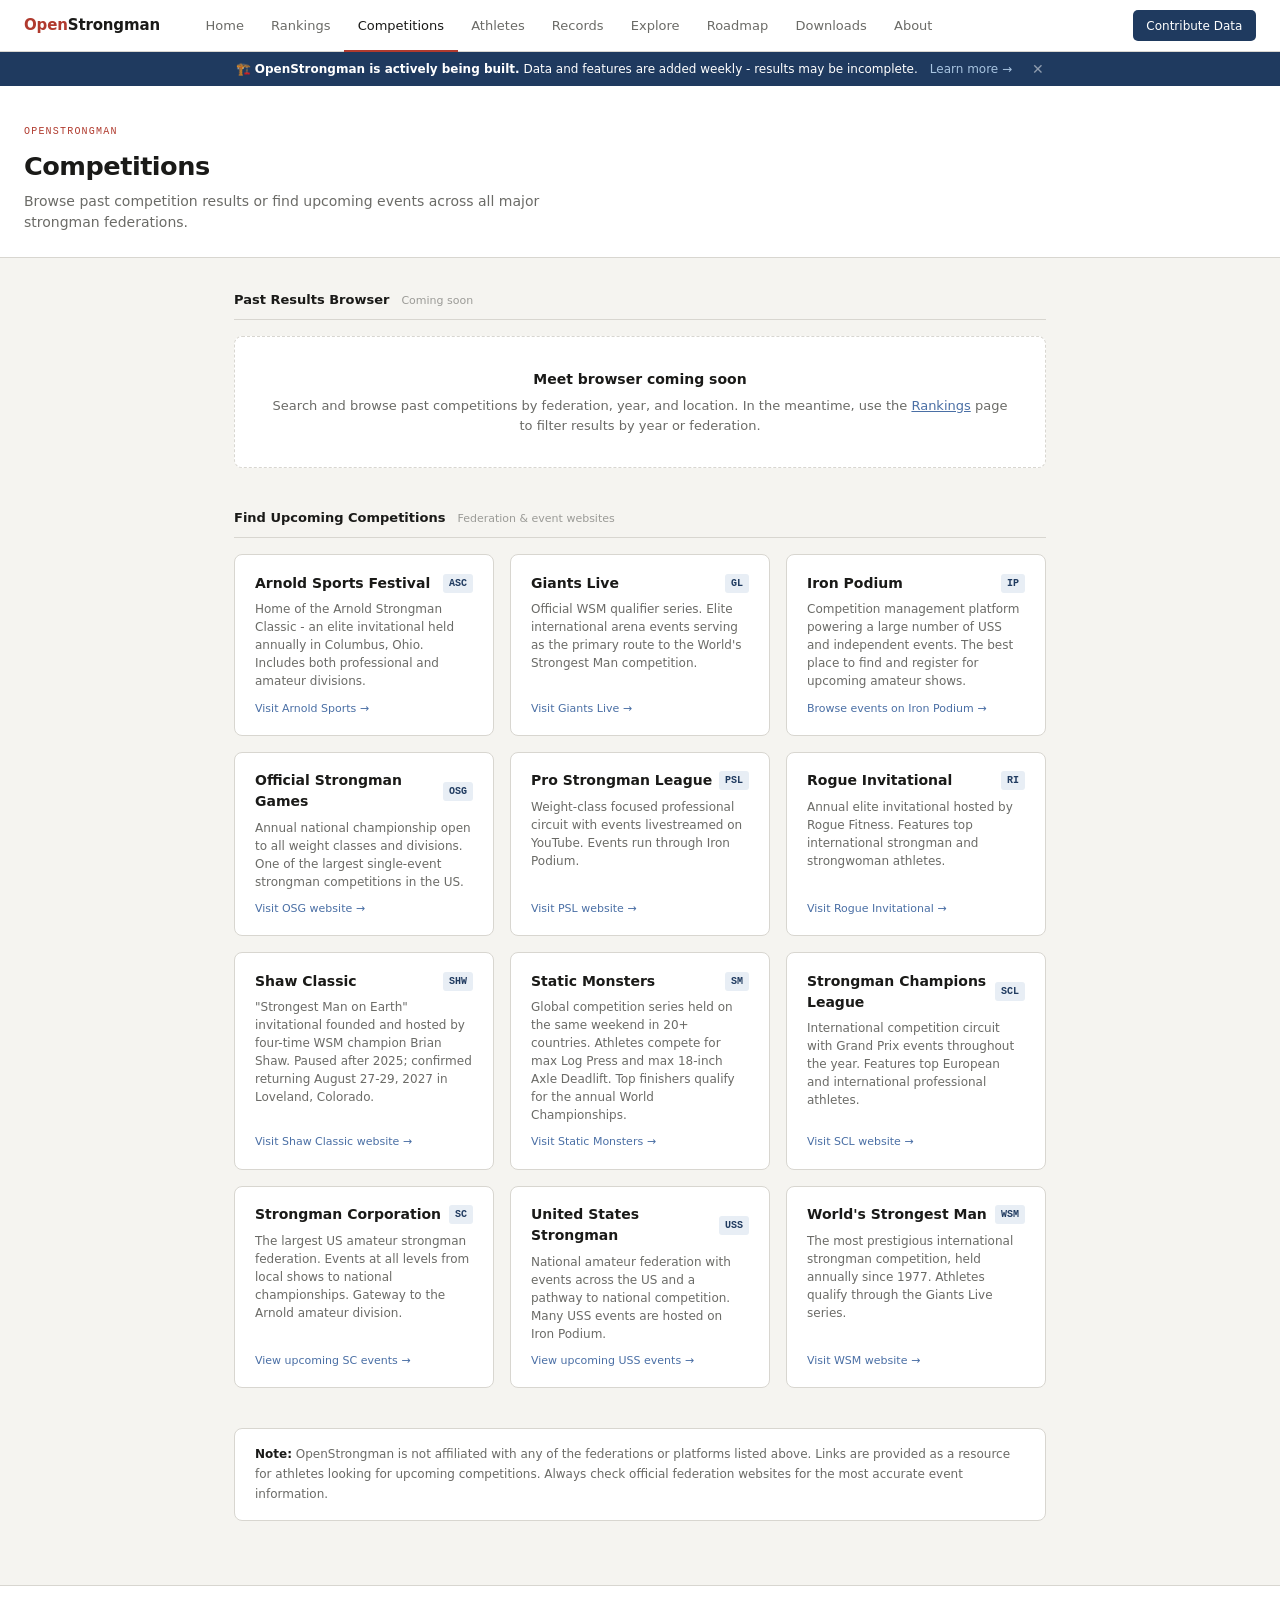
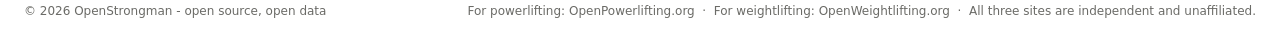
<file: meets.html>
<!DOCTYPE html>
<html lang="en">
<head>
<meta charset="UTF-8">
<meta name="viewport" content="width=device-width, initial-scale=1.0">
<title>OpenStrongman - Competitions</title>
<meta name="description" content="Browse strongman competitions and find upcoming events across all major federations.">
<link rel="stylesheet" href="style.css">
<style>
  .meets-body { max-width: 860px; margin: 0 auto; padding: 2rem 1.5rem; }

  .section-header {
    display: flex;
    align-items: baseline;
    gap: 0.75rem;
    margin-bottom: 1rem;
    padding-bottom: 0.6rem;
    border-bottom: 1px solid var(--border);
  }

  .section-header h2 { font-size: 13px; font-weight: 600; color: var(--text); }
  .section-header span { font-size: 11px; color: var(--faint); }

  .fed-grid {
    display: grid;
    grid-template-columns: repeat(auto-fill, minmax(250px, 1fr));
    gap: 1rem;
    margin-bottom: 2.5rem;
  }

  .fed-card {
    background: var(--surface);
    border: 1px solid var(--border);
    border-radius: 8px;
    padding: 1.1rem 1.25rem;
    text-decoration: none;
    color: var(--text);
    display: flex;
    flex-direction: column;
    gap: 0.3rem;
    transition: border-color 0.15s, box-shadow 0.15s;
  }

  .fed-card:hover { border-color: var(--accent-mid); box-shadow: 0 2px 8px rgba(31,58,95,0.08); }

  .fed-card-top {
    display: flex;
    align-items: center;
    justify-content: space-between;
    margin-bottom: 0.1rem;
  }

  .fed-name { font-size: 14px; font-weight: 600; color: var(--text); }

  .fed-abbr {
    font-family: var(--mono);
    font-size: 10px;
    font-weight: 600;
    padding: 2px 6px;
    border-radius: 3px;
    background: var(--accent-light);
    color: var(--accent);
    flex-shrink: 0;
  }

  .fed-desc { font-size: 12px; color: var(--muted); line-height: 1.5; flex: 1; }

  .fed-link {
    font-size: 11px;
    color: var(--accent-mid);
    margin-top: 0.35rem;
    font-weight: 500;
  }

  .fed-link::after { content: ' →'; }

  .placeholder-box {
    background: var(--surface);
    border: 1px dashed var(--border);
    border-radius: 8px;
    padding: 2rem;
    text-align: center;
    margin-bottom: 2.5rem;
  }

  .placeholder-box h3 { font-size: 14px; font-weight: 600; margin-bottom: 0.4rem; color: var(--text); }
  .placeholder-box p { font-size: 13px; color: var(--muted); }
  .placeholder-box a { color: var(--accent-mid); }

  .disclaimer-box {
    font-size: 12px;
    color: var(--muted);
    line-height: 1.65;
    padding: 1rem 1.25rem;
    background: var(--surface);
    border: 1px solid var(--border);
    border-radius: 8px;
    margin-bottom: 2rem;
  }

  .disclaimer-box strong { color: var(--text); }

  @media (max-width: 580px) {
    .meets-body { padding: 1.5rem 1rem; }
    .fed-grid { grid-template-columns: 1fr; }
  }
</style>
</head>
<body>

<nav class="site-nav">
  <a class="wordmark" href="index.html"><span>Open</span>Strongman</a>
  <ul class="nav-links">
    <li><a href="index.html">Home</a></li>
    <li><a href="rankings.html">Rankings</a></li>
    <li><a href="meets.html" class="active">Competitions</a></li>
    <li><a href="athletes.html">Athletes</a></li>
    <li><a href="records.html">Records</a></li>
    <li><a href="explore.html">Explore</a></li>
    <li><a href="roadmap.html">Roadmap</a></li>
    <li><a href="downloads.html">Downloads</a></li>
    <li><a href="about.html">About</a></li>
  </ul>
  <div class="nav-right">
    <a class="btn-contribute" href="about.html#contribute">Contribute Data</a>
  </div>
</nav>

  <!-- BETA BANNER -->
  <div id="beta-banner" style="background:#1f3a5f;color:#fff;font-size:12px;text-align:center;padding:0.5rem 1rem;display:flex;align-items:center;justify-content:center;gap:0.75rem;flex-shrink:0;">
    <span>🏗️ <strong>OpenStrongman is actively being built.</strong> Data and features are added weekly - results may be incomplete.</span>
    <a href="about.html" style="color:#a8c4e0;text-decoration:none;white-space:nowrap;">Learn more →</a>
    <button onclick="document.getElementById('beta-banner').style.display='none'" style="background:none;border:none;color:rgba(255,255,255,0.5);cursor:pointer;font-size:14px;line-height:1;padding:0 0 0 0.5rem;">✕</button>
  </div>

<main>
  <div class="page-header">
    <p class="eyebrow">OpenStrongman</p>
    <h1>Competitions</h1>
    <p>Browse past competition results or find upcoming events across all major strongman federations.</p>
  </div>

  <div class="meets-body">

    <div class="section-header">
      <h2>Past Results Browser</h2>
      <span>Coming soon</span>
    </div>

    <div class="placeholder-box">
      <h3>Meet browser coming soon</h3>
      <p>Search and browse past competitions by federation, year, and location. In the meantime, use the <a href="rankings.html">Rankings</a> page to filter results by year or federation.</p>
    </div>

    <div class="section-header">
      <h2>Find Upcoming Competitions</h2>
      <span>Federation &amp; event websites</span>
    </div>

    <div class="fed-grid">

      <a class="fed-card" href="https://www.arnoldsports.com/" target="_blank" rel="noopener">
        <div class="fed-card-top">
          <span class="fed-name">Arnold Sports Festival</span>
          <span class="fed-abbr">ASC</span>
        </div>
        <span class="fed-desc">Home of the Arnold Strongman Classic - an elite invitational held annually in Columbus, Ohio. Includes both professional and amateur divisions.</span>
        <span class="fed-link">Visit Arnold Sports</span>
      </a>

      <a class="fed-card" href="https://giants-live.com/" target="_blank" rel="noopener">
        <div class="fed-card-top">
          <span class="fed-name">Giants Live</span>
          <span class="fed-abbr">GL</span>
        </div>
        <span class="fed-desc">Official WSM qualifier series. Elite international arena events serving as the primary route to the World's Strongest Man competition.</span>
        <span class="fed-link">Visit Giants Live</span>
      </a>

      <a class="fed-card" href="https://ironpodium.com/browse/events" target="_blank" rel="noopener">
        <div class="fed-card-top">
          <span class="fed-name">Iron Podium</span>
          <span class="fed-abbr">IP</span>
        </div>
        <span class="fed-desc">Competition management platform powering a large number of USS and independent events. The best place to find and register for upcoming amateur shows.</span>
        <span class="fed-link">Browse events on Iron Podium</span>
      </a>

      <a class="fed-card" href="https://www.strongman.games" target="_blank" rel="noopener">
        <div class="fed-card-top">
          <span class="fed-name">Official Strongman Games</span>
          <span class="fed-abbr">OSG</span>
        </div>
        <span class="fed-desc">Annual national championship open to all weight classes and divisions. One of the largest single-event strongman competitions in the US.</span>
        <span class="fed-link">Visit OSG website</span>
      </a>

      <a class="fed-card" href="https://professionalstrongmanleague.com/" target="_blank" rel="noopener">
        <div class="fed-card-top">
          <span class="fed-name">Pro Strongman League</span>
          <span class="fed-abbr">PSL</span>
        </div>
        <span class="fed-desc">Weight-class focused professional circuit with events livestreamed on YouTube. Events run through Iron Podium.</span>
        <span class="fed-link">Visit PSL website</span>
      </a>

      <a class="fed-card" href="https://rogueinvitational.com" target="_blank" rel="noopener">
        <div class="fed-card-top">
          <span class="fed-name">Rogue Invitational</span>
          <span class="fed-abbr">RI</span>
        </div>
        <span class="fed-desc">Annual elite invitational hosted by Rogue Fitness. Features top international strongman and strongwoman athletes.</span>
        <span class="fed-link">Visit Rogue Invitational</span>
      </a>

      <a class="fed-card" href="https://theshawclassic.com/" target="_blank" rel="noopener">
        <div class="fed-card-top">
          <span class="fed-name">Shaw Classic</span>
          <span class="fed-abbr">SHW</span>
        </div>
        <span class="fed-desc">"Strongest Man on Earth" invitational founded and hosted by four-time WSM champion Brian Shaw. Paused after 2025; confirmed returning August 27-29, 2027 in Loveland, Colorado.</span>
        <span class="fed-link">Visit Shaw Classic website</span>
      </a>

      <a class="fed-card" href="https://staticmonsters.com" target="_blank" rel="noopener">
        <div class="fed-card-top">
          <span class="fed-name">Static Monsters</span>
          <span class="fed-abbr">SM</span>
        </div>
        <span class="fed-desc">Global competition series held on the same weekend in 20+ countries. Athletes compete for max Log Press and max 18-inch Axle Deadlift. Top finishers qualify for the annual World Championships.</span>
        <span class="fed-link">Visit Static Monsters</span>
      </a>

      <a class="fed-card" href="https://strongmancl.com/" target="_blank" rel="noopener">
        <div class="fed-card-top">
          <span class="fed-name">Strongman Champions League</span>
          <span class="fed-abbr">SCL</span>
        </div>
        <span class="fed-desc">International competition circuit with Grand Prix events throughout the year. Features top European and international professional athletes.</span>
        <span class="fed-link">Visit SCL website</span>
      </a>

      <a class="fed-card" href="https://strongmancorporation.com/upcoming_events/" target="_blank" rel="noopener">
        <div class="fed-card-top">
          <span class="fed-name">Strongman Corporation</span>
          <span class="fed-abbr">SC</span>
        </div>
        <span class="fed-desc">The largest US amateur strongman federation. Events at all levels from local shows to national championships. Gateway to the Arnold amateur division.</span>
        <span class="fed-link">View upcoming SC events</span>
      </a>

      <a class="fed-card" href="https://www.unitedstatesstrongman.com/upcoming-events" target="_blank" rel="noopener">
        <div class="fed-card-top">
          <span class="fed-name">United States Strongman</span>
          <span class="fed-abbr">USS</span>
        </div>
        <span class="fed-desc">National amateur federation with events across the US and a pathway to national competition. Many USS events are hosted on Iron Podium.</span>
        <span class="fed-link">View upcoming USS events</span>
      </a>

      <a class="fed-card" href="https://theworldsstrongestman.com" target="_blank" rel="noopener">
        <div class="fed-card-top">
          <span class="fed-name">World's Strongest Man</span>
          <span class="fed-abbr">WSM</span>
        </div>
        <span class="fed-desc">The most prestigious international strongman competition, held annually since 1977. Athletes qualify through the Giants Live series.</span>
        <span class="fed-link">Visit WSM website</span>
      </a>

    </div>

    <div class="disclaimer-box">
      <strong>Note:</strong> OpenStrongman is not affiliated with any of the federations or platforms listed above. Links are provided as a resource for athletes looking for upcoming competitions. Always check official federation websites for the most accurate event information.
    </div>

  </div>
</main>

<footer class="site-footer">
  <span>&copy; 2026 OpenStrongman - open source, open data</span>
  <span>For powerlifting: <a href="https://www.openpowerlifting.org" target="_blank" rel="noopener">OpenPowerlifting.org</a> &nbsp;&middot;&nbsp; For weightlifting: <a href="https://www.openweightlifting.org" target="_blank" rel="noopener">OpenWeightlifting.org</a> &nbsp;&middot;&nbsp; All three sites are independent and unaffiliated.</span>
</footer>

</body>
</html>
</file>
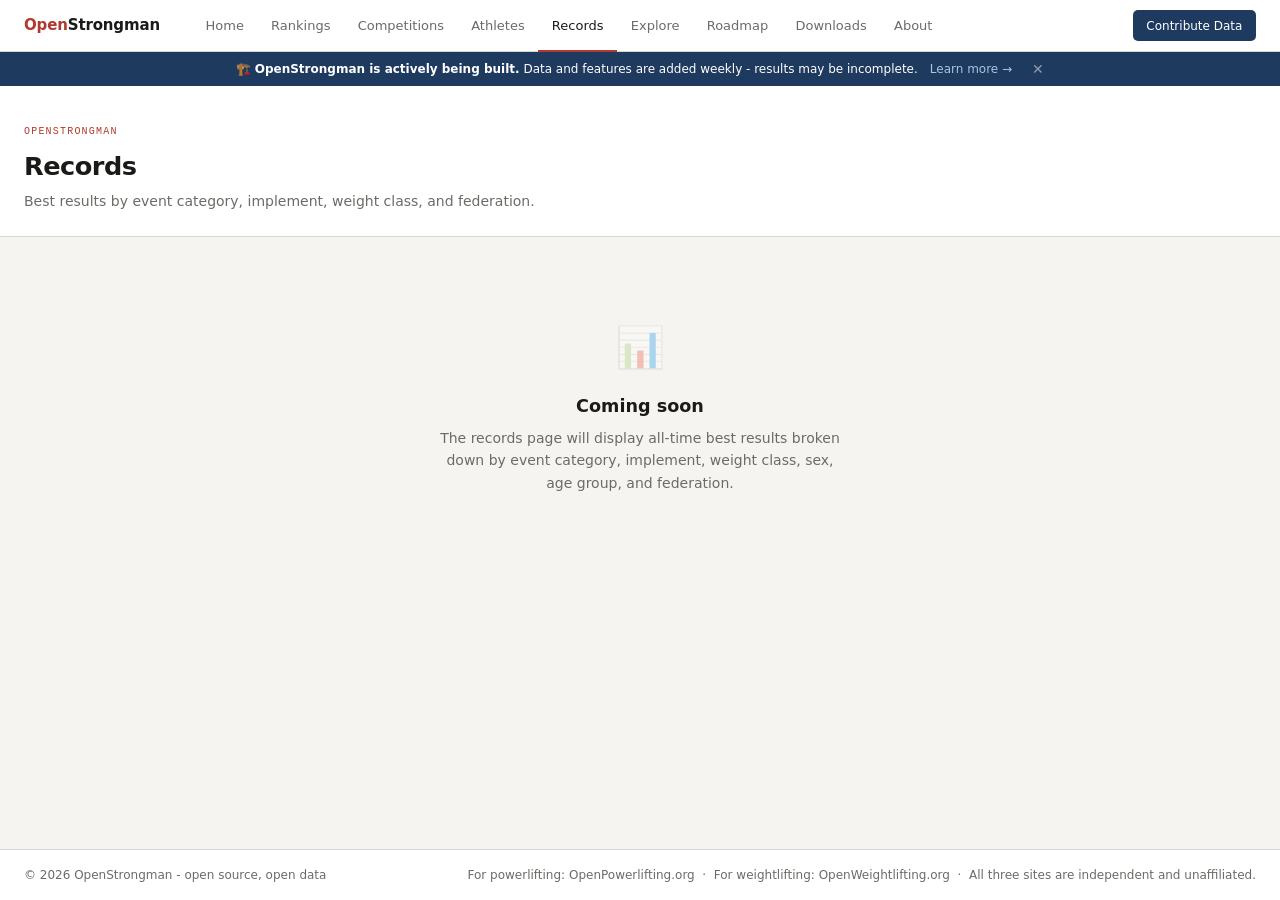
<file: records.html>
<!DOCTYPE html>
<html lang="en">
<head>
<meta charset="UTF-8">
<meta name="viewport" content="width=device-width, initial-scale=1.0">
<title>OpenStrongman - Records</title>
<meta name="description" content="Best results by event category, implement, weight class, and federation.">
<link rel="stylesheet" href="style.css">
</head>
<body>

<nav class="site-nav">
  <a class="wordmark" href="index.html"><span>Open</span>Strongman</a>
  <ul class="nav-links">
    <li><a href="index.html">Home</a></li>
    <li><a href="rankings.html" >Rankings</a></li>
    <li><a href="meets.html">Competitions</a></li>
    <li><a href="athletes.html" >Athletes</a></li>
    <li><a href="records.html" class="active">Records</a></li>
    <li><a href="explore.html">Explore</a></li>
    <li><a href="roadmap.html">Roadmap</a></li>
    <li><a href="downloads.html">Downloads</a></li>
    <li><a href="about.html" >About</a></li>
  </ul>
  <div class="nav-right">
    <a class="btn-contribute" href="about.html#contribute">Contribute Data</a>
  </div>
</nav>

  <!-- BETA BANNER -->
  <div id="beta-banner" style="background:#1f3a5f;color:#fff;font-size:12px;text-align:center;padding:0.5rem 1rem;display:flex;align-items:center;justify-content:center;gap:0.75rem;flex-shrink:0;">
    <span>🏗️ <strong>OpenStrongman is actively being built.</strong> Data and features are added weekly - results may be incomplete.</span>
    <a href="/about.html" style="color:#a8c4e0;text-decoration:none;white-space:nowrap;">Learn more →</a>
    <button onclick="document.getElementById('beta-banner').style.display='none'" style="background:none;border:none;color:rgba(255,255,255,0.5);cursor:pointer;font-size:14px;line-height:1;padding:0 0 0 0.5rem;">✕</button>
  </div>

<main>
  <div class="page-header">
    <p class="eyebrow">OpenStrongman</p>
    <h1>Records</h1>
    <p>Best results by event category, implement, weight class, and federation.</p>
  </div>

  <div class="placeholder-body">
    <div class="placeholder-inner">
      <div class="placeholder-icon">📊</div>
      <h2>Coming soon</h2>
      <p>The records page will display all-time best results broken down by event category, implement, weight class, sex, age group, and federation.</p>
    </div>
  </div>
</main>

<footer class="site-footer">
  <span>&copy; 2026 OpenStrongman - open source, open data</span>
  <span>For powerlifting: <a href="https://www.openpowerlifting.org" target="_blank" rel="noopener">OpenPowerlifting.org</a> &nbsp;&middot;&nbsp; For weightlifting: <a href="https://www.openweightlifting.org" target="_blank" rel="noopener">OpenWeightlifting.org</a> &nbsp;&middot;&nbsp; All three sites are independent and unaffiliated.</span>
</footer>

</body>
</html>
</file>
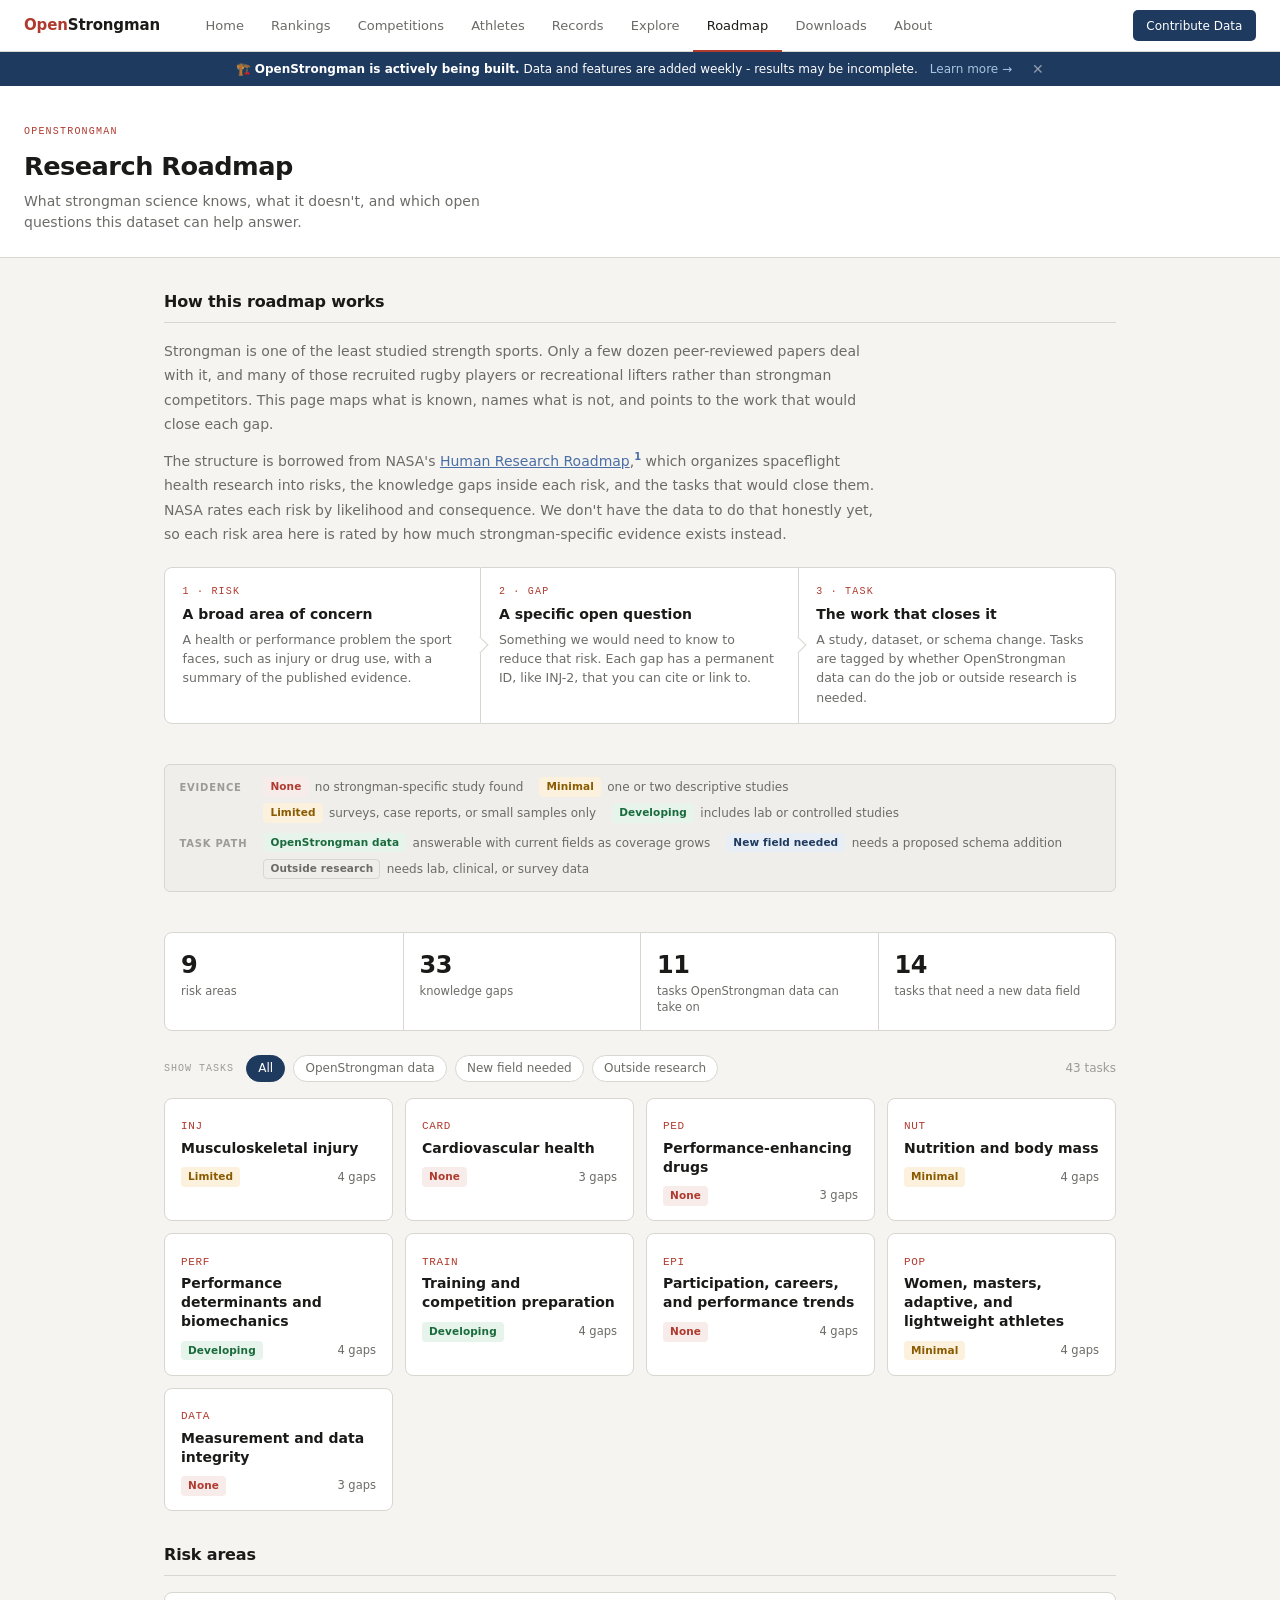
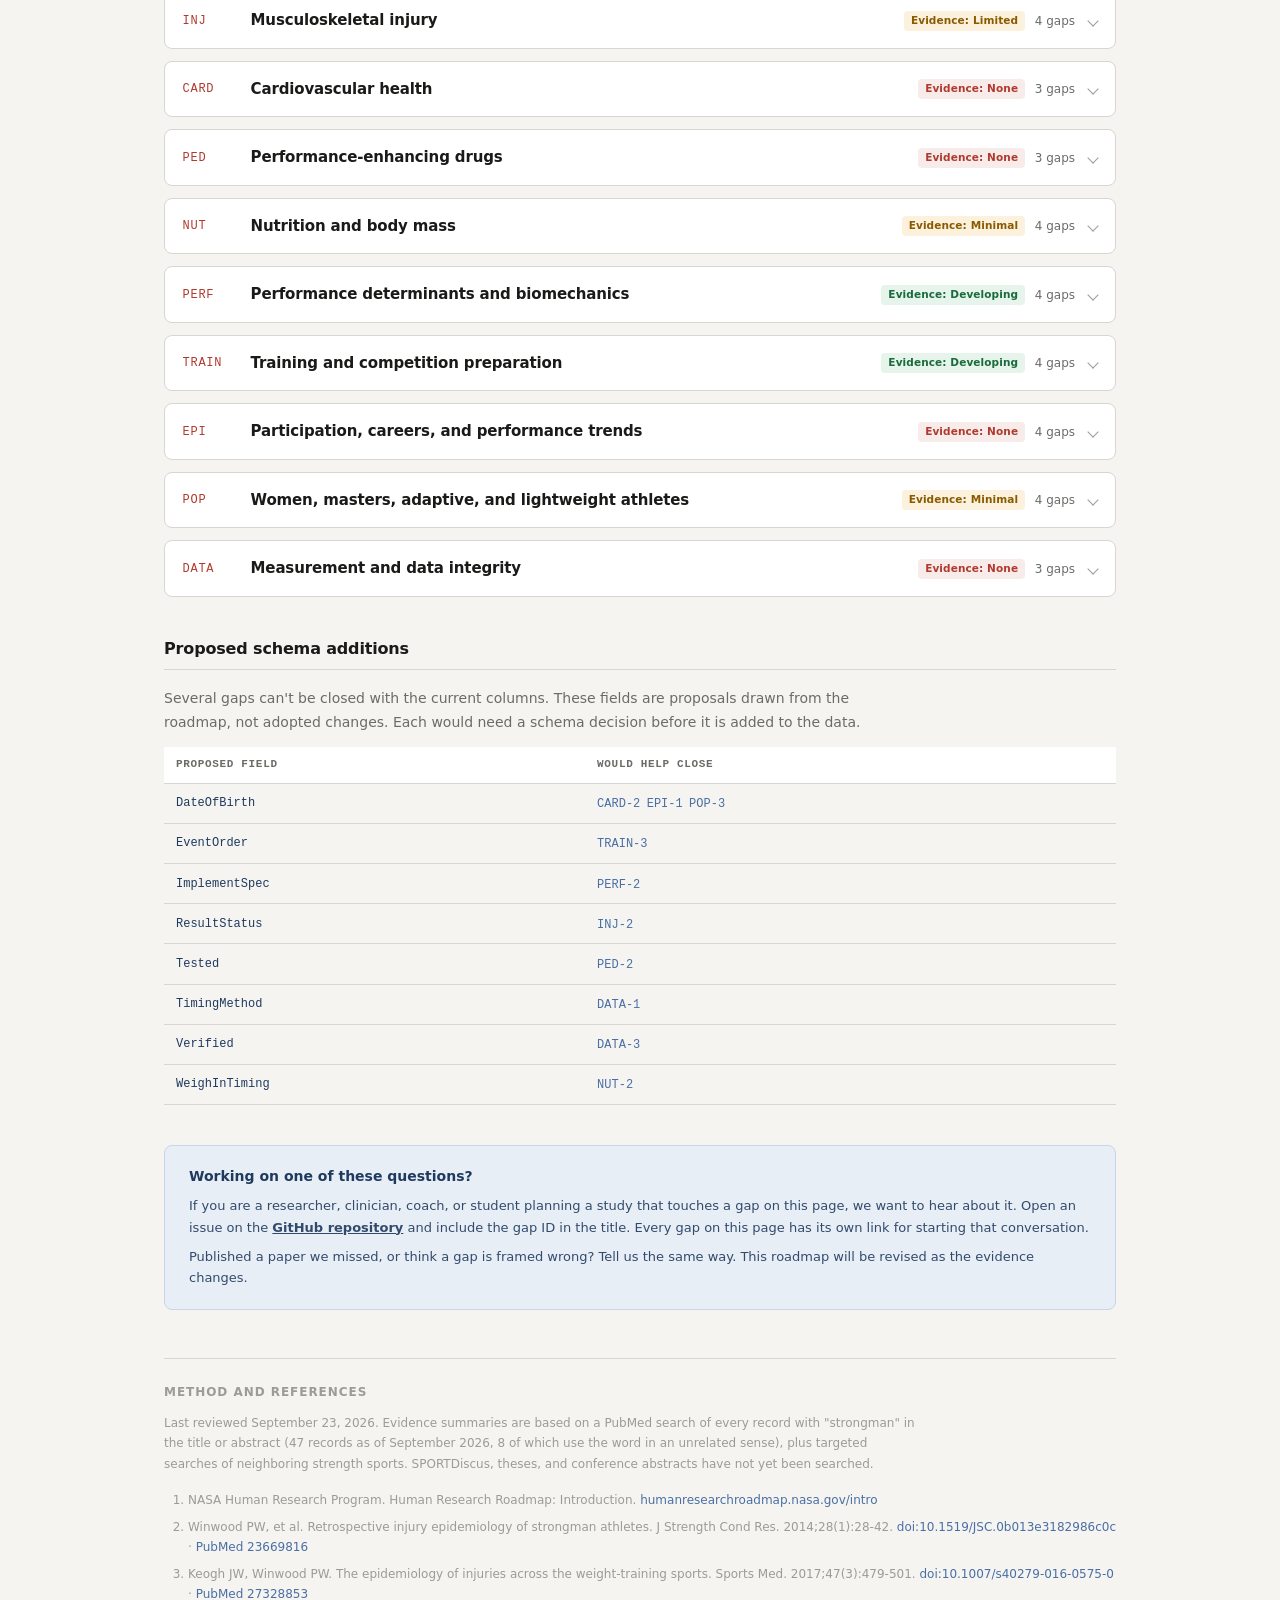
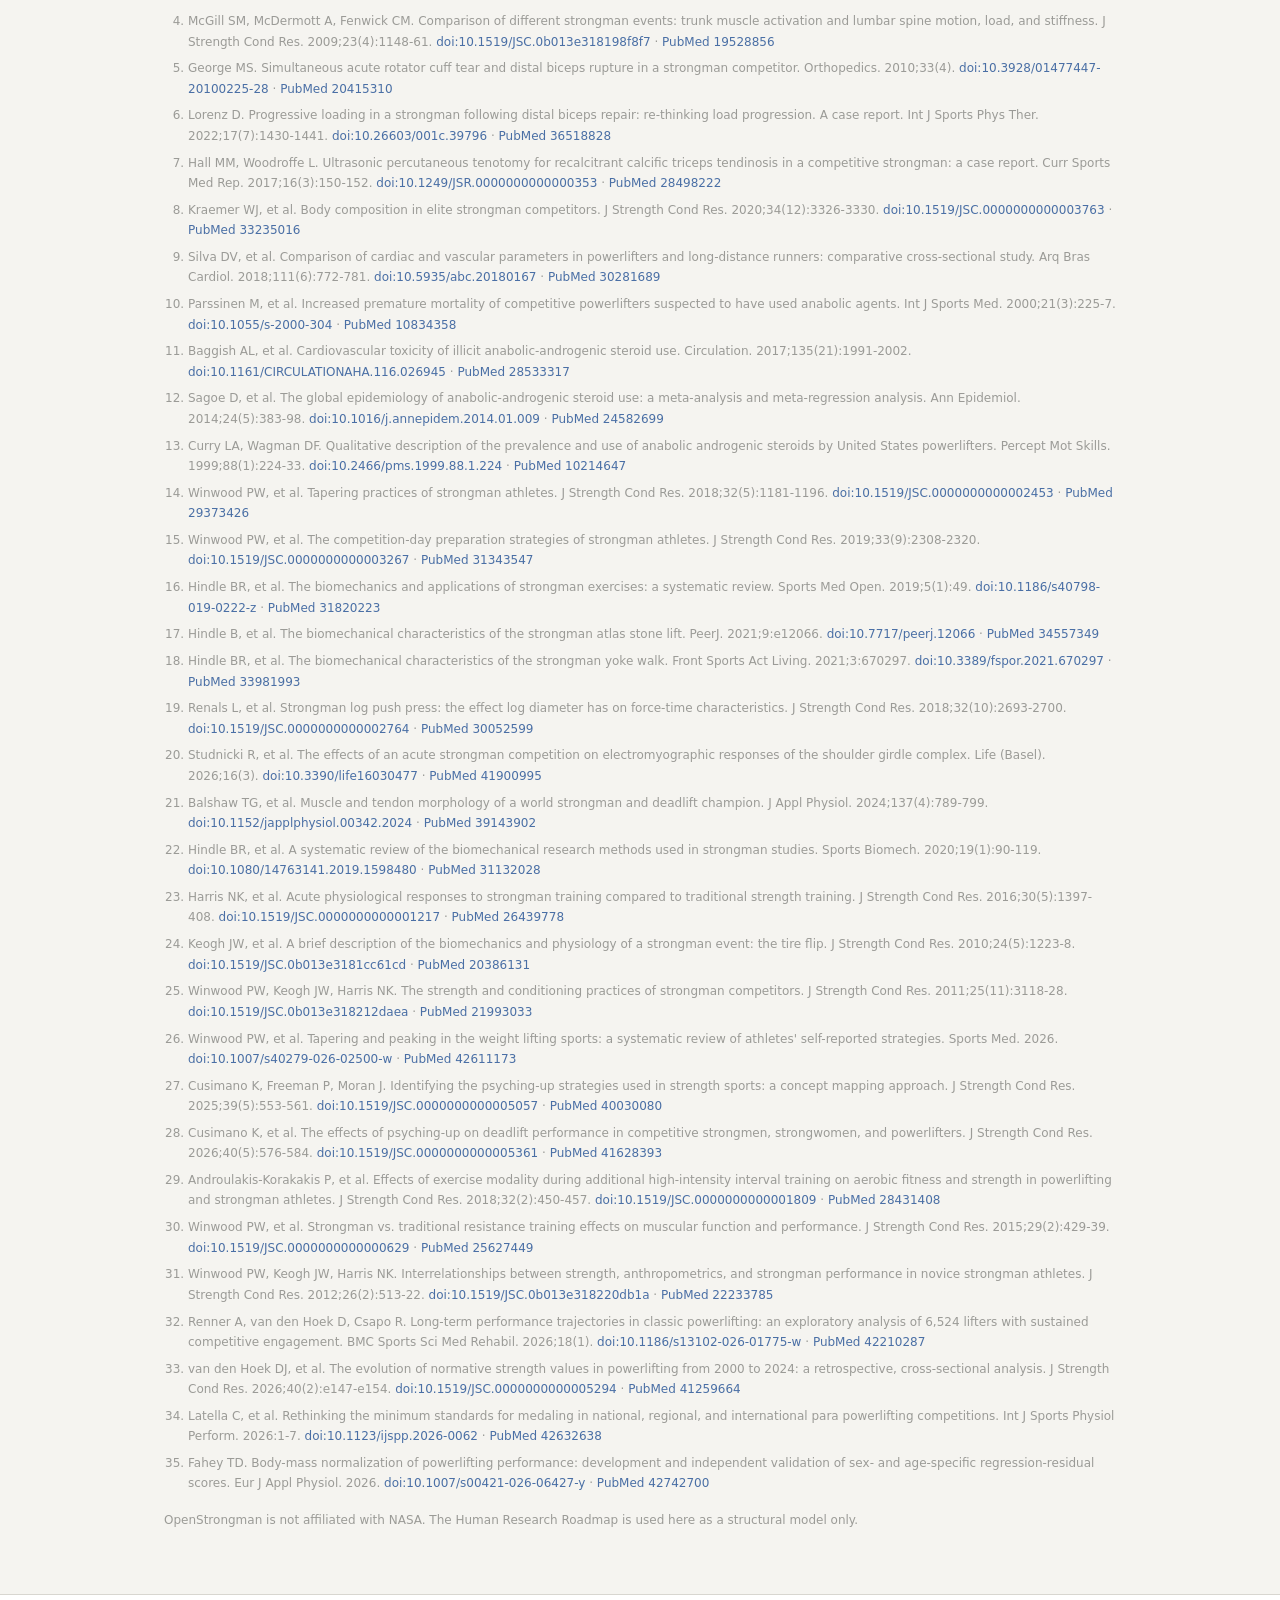
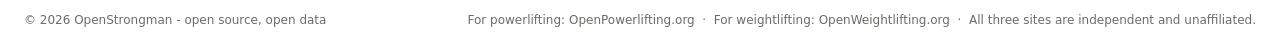
<file: roadmap.html>
<!DOCTYPE html>
<html lang="en">
<head>
<meta charset="UTF-8">
<meta name="viewport" content="width=device-width, initial-scale=1.0">
<title>Strongman Research Roadmap: Open Questions and Thesis Topics - OpenStrongman</title>
<meta name="description" content="Open research questions in strongman science for students and researchers: injury, cardiovascular health, drug use, nutrition, performance, and careers, with cited evidence and thesis-ready knowledge gaps.">
<link rel="canonical" href="https://openstrongman.org/roadmap.html">
<meta property="og:type" content="website">
<meta property="og:site_name" content="OpenStrongman">
<meta property="og:title" content="Strongman Research Roadmap: Open Questions and Thesis Topics">
<meta property="og:description" content="Open research questions in strongman science for students and researchers: injury, cardiovascular health, drug use, nutrition, performance, and careers, with cited evidence and thesis-ready knowledge gaps.">
<meta property="og:url" content="https://openstrongman.org/roadmap.html">
<meta name="twitter:card" content="summary">
<link rel="stylesheet" href="style.css">
<style>
  :root {
    --amber: #8a5a00;
    --amber-light: #fbf1dc;
  }

  .rm-wrap { max-width: 1000px; margin: 0 auto; padding: 2rem 1.5rem 3rem; }

  .rm-section { margin-bottom: 2.5rem; }

  .rm-section > h2 {
    font-size: 1rem;
    font-weight: 700;
    letter-spacing: -0.01em;
    color: var(--text);
    padding-bottom: 0.5rem;
    margin-bottom: 1rem;
    border-bottom: 1px solid var(--border);
  }

  .rm-section p.lede {
    font-size: 14px;
    color: var(--muted);
    line-height: 1.75;
    max-width: 720px;
    margin-bottom: 0.75rem;
  }

  .rm-section a { color: var(--accent-mid); }

  sup.cite { font-size: 10px; line-height: 0; vertical-align: super; font-weight: 600; }
  sup.cite a { color: var(--accent-mid); text-decoration: none; }
  sup.cite a:hover { text-decoration: underline; }

  /* ── HOW IT WORKS ── */
  .structure {
    display: grid;
    grid-template-columns: repeat(3, 1fr);
    gap: 0;
    margin: 1.25rem 0 0.5rem;
    position: relative;
  }

  .structure-step {
    background: var(--surface);
    border: 1px solid var(--border);
    padding: 1rem 1.1rem;
    position: relative;
  }

  .structure-step:first-child { border-radius: 8px 0 0 8px; }
  .structure-step:last-child { border-radius: 0 8px 8px 0; }
  .structure-step + .structure-step { border-left: none; }

  .structure-step + .structure-step::before {
    content: "";
    position: absolute;
    left: -7px;
    top: 50%;
    width: 12px;
    height: 12px;
    background: var(--surface);
    border-top: 1px solid var(--border);
    border-right: 1px solid var(--border);
    transform: translateY(-50%) rotate(45deg);
  }

  .structure-step .step-label {
    font-family: var(--mono);
    font-size: 10px;
    letter-spacing: 0.12em;
    text-transform: uppercase;
    color: var(--red);
    margin-bottom: 0.3rem;
  }

  .structure-step h3 { font-size: 14px; font-weight: 700; margin-bottom: 0.3rem; }
  .structure-step p { font-size: 12.5px; color: var(--muted); line-height: 1.55; }

  /* ── KEY ── */
  .key-box {
    background: var(--surface-2);
    border: 1px solid var(--border);
    border-radius: 6px;
    padding: 0.75rem 0.9rem;
    display: grid;
    grid-template-columns: auto 1fr;
    gap: 0.6rem 1rem;
    align-items: start;
    font-size: 12px;
    color: var(--muted);
  }

  .key-box .key-head {
    font-size: 10px;
    font-weight: 700;
    letter-spacing: 0.08em;
    color: var(--faint);
    text-transform: uppercase;
    padding-top: 3px;
    white-space: nowrap;
  }

  .key-row { display: flex; flex-wrap: wrap; gap: 0.4rem 1rem; }
  .key-item { display: flex; align-items: center; gap: 0.4rem; }

  /* ── BADGES ── */
  .ev, .path, .gstatus, .field-chip {
    display: inline-block;
    font-size: 10.5px;
    font-weight: 600;
    padding: 2px 7px;
    border-radius: 4px;
    white-space: nowrap;
    letter-spacing: 0.01em;
  }

  .ev-none { background: var(--red-light); color: var(--red); }
  .ev-minimal, .ev-limited { background: var(--amber-light); color: var(--amber); }
  .ev-developing { background: var(--green-light); color: var(--green); }

  .path-osm { background: var(--green-light); color: var(--green); }
  .path-field { background: var(--accent-light); color: var(--accent); }
  .path-external { background: var(--surface-2); color: var(--muted); border: 1px solid var(--border); padding: 1px 6px; }

  .gstatus { font-family: var(--mono); font-weight: 500; font-size: 10px; letter-spacing: 0.06em; text-transform: uppercase; color: var(--faint); padding: 0; }

  .field-chip { font-family: var(--mono); font-weight: 500; background: var(--surface); border: 1px dashed #b7c7dc; color: var(--accent); padding: 1px 6px; }

  /* ── STATS ── */
  .stats {
    display: grid;
    grid-template-columns: repeat(4, 1fr);
    border: 1px solid var(--border);
    border-radius: 8px;
    background: var(--surface);
    margin-bottom: 1.5rem;
  }

  .stat { padding: 0.9rem 1rem; }
  .stat + .stat { border-left: 1px solid var(--border); }
  .stat .num { font-size: 1.5rem; font-weight: 700; letter-spacing: -0.02em; font-variant-numeric: tabular-nums; }
  .stat .lbl { font-size: 11.5px; color: var(--muted); line-height: 1.4; }

  /* ── FILTER ── */
  .rm-filter {
    display: flex;
    align-items: center;
    gap: 0.5rem;
    flex-wrap: wrap;
    margin-bottom: 1rem;
  }

  .rm-filter .flabel {
    font-family: var(--mono);
    font-size: 10px;
    letter-spacing: 0.1em;
    text-transform: uppercase;
    color: var(--faint);
    margin-right: 0.25rem;
  }

  .chip-btn {
    font-family: var(--sans);
    font-size: 12px;
    padding: 0.35rem 0.7rem;
    border: 1px solid var(--border);
    border-radius: 999px;
    background: var(--surface);
    color: var(--muted);
    cursor: pointer;
    transition: border-color 0.1s, color 0.1s, background 0.1s;
  }

  .chip-btn:hover { color: var(--text); border-color: var(--faint); }
  .chip-btn[aria-pressed="true"] { background: var(--accent); border-color: var(--accent); color: #fff; }
  .chip-btn:focus-visible, summary:focus-visible, .risk-tile:focus-visible { outline: 2px solid var(--accent-mid); outline-offset: 2px; }

  .filter-count { font-size: 12px; color: var(--faint); margin-left: auto; }

  /* ── OVERVIEW GRID ── */
  .risk-grid {
    display: grid;
    grid-template-columns: repeat(auto-fill, minmax(220px, 1fr));
    gap: 0.75rem;
    margin-bottom: 2rem;
  }

  .risk-tile {
    display: block;
    text-align: left;
    background: var(--surface);
    border: 1px solid var(--border);
    border-radius: 8px;
    padding: 0.9rem 1rem;
    text-decoration: none;
    color: var(--text);
    transition: border-color 0.12s, transform 0.12s;
  }

  .risk-tile:hover { border-color: var(--accent-mid); }
  .risk-tile.dim { opacity: 0.4; }

  .risk-tile .code { font-family: var(--mono); font-size: 11px; color: var(--red); letter-spacing: 0.06em; }
  .risk-tile h3 { font-size: 14px; font-weight: 600; line-height: 1.35; margin: 0.2rem 0 0.6rem; }
  .risk-tile .meta { display: flex; align-items: center; justify-content: space-between; gap: 0.5rem; font-size: 11.5px; color: var(--muted); }

  /* ── RISK DETAIL ── */
  details.risk {
    background: var(--surface);
    border: 1px solid var(--border);
    border-radius: 8px;
    margin-bottom: 0.75rem;
    scroll-margin-top: calc(var(--nav-h) + 12px);
  }

  details.risk[hidden] { display: none; }

  details.risk > summary {
    list-style: none;
    cursor: pointer;
    padding: 1rem 1.1rem;
    display: grid;
    grid-template-columns: auto 1fr auto;
    gap: 0.25rem 0.85rem;
    align-items: center;
  }

  details.risk > summary::-webkit-details-marker { display: none; }

  details.risk > summary .code { font-family: var(--mono); font-size: 12px; color: var(--red); letter-spacing: 0.06em; min-width: 3.4rem; }
  details.risk > summary h3 { font-size: 15px; font-weight: 700; letter-spacing: -0.01em; }
  details.risk > summary .sum-meta { display: flex; align-items: center; gap: 0.6rem; font-size: 12px; color: var(--muted); }

  details.risk > summary .chev {
    width: 8px; height: 8px;
    border-right: 1.5px solid var(--faint);
    border-bottom: 1.5px solid var(--faint);
    transform: rotate(45deg);
    margin-left: 0.3rem;
    transition: transform 0.15s;
  }

  details.risk[open] > summary .chev { transform: rotate(-135deg); }
  details.risk[open] > summary { border-bottom: 1px solid var(--border); }

  .risk-body { padding: 1.1rem 1.1rem 1.25rem; }

  .risk-statement {
    font-size: 13.5px;
    color: var(--text);
    border-left: 3px solid var(--red);
    padding: 0.1rem 0 0.1rem 0.8rem;
    margin-bottom: 1.1rem;
    line-height: 1.6;
  }

  .sub-label {
    font-family: var(--mono);
    font-size: 10px;
    letter-spacing: 0.12em;
    text-transform: uppercase;
    color: var(--faint);
    margin-bottom: 0.45rem;
  }

  .evidence-text { font-size: 13.5px; color: var(--muted); line-height: 1.75; margin-bottom: 1.4rem; max-width: 760px; }

  .gap {
    border: 1px solid var(--border);
    border-radius: 6px;
    padding: 0.8rem 0.9rem;
    margin-bottom: 0.6rem;
    background: var(--bg);
    scroll-margin-top: calc(var(--nav-h) + 12px);
  }

  .gap[hidden] { display: none; }
  .gap:target { border-color: var(--accent-mid); box-shadow: 0 0 0 2px var(--accent-light); }

  .gap-head { display: flex; align-items: baseline; gap: 0.7rem; flex-wrap: wrap; margin-bottom: 0.55rem; }
  .gap-id { font-family: var(--mono); font-size: 11.5px; font-weight: 600; color: var(--accent); text-decoration: none; }
  .gap-id:hover { text-decoration: underline; }
  .gap-q { font-size: 14px; font-weight: 600; color: var(--text); flex: 1 1 320px; line-height: 1.45; }

  .task-list { list-style: none; display: grid; gap: 0.45rem; }

  .task {
    display: grid;
    grid-template-columns: 9.5rem 1fr;
    gap: 0.6rem;
    align-items: start;
    font-size: 13px;
    color: var(--muted);
    line-height: 1.55;
  }

  .task[hidden] { display: none; }
  .task .path { justify-self: start; margin-top: 1px; }
  .task .field-chip { margin-left: 0.3rem; }

  .gap-foot { margin-top: 0.55rem; font-size: 11.5px; }
  .gap-foot a { color: var(--faint); text-decoration: none; }
  .gap-foot a:hover { color: var(--accent-mid); text-decoration: underline; }

  /* ── PROPOSED FIELDS TABLE ── */
  .field-table td:first-child { font-family: var(--mono); font-size: 12px; color: var(--accent); white-space: nowrap; }
  .field-table td { font-size: 13px; color: var(--muted); vertical-align: top; }
  .field-table td a { font-family: var(--mono); font-size: 12px; margin-right: 0.4rem; }

  /* ── CONTRIBUTE ── */
  .contribute-box {
    background: var(--accent-light);
    border: 1px solid #c5d5ea;
    border-radius: 8px;
    padding: 1.25rem 1.5rem;
  }

  .contribute-box h3 { font-size: 14px; font-weight: 600; color: var(--accent); margin-bottom: 0.5rem; }
  .contribute-box p { font-size: 13px; color: var(--accent); opacity: 0.9; line-height: 1.65; margin-bottom: 0.5rem; }
  .contribute-box p:last-child { margin-bottom: 0; }
  .contribute-box a { color: var(--accent); font-weight: 600; }

  /* ── REFERENCES ── */
  .references-section { margin-top: 3rem; padding-top: 1.5rem; border-top: 1px solid var(--border); }
  .references-section h2 { font-size: 0.75rem; font-weight: 700; letter-spacing: 0.08em; text-transform: uppercase; color: var(--faint); margin-bottom: 0.75rem; }
  .references-section .method { font-size: 12px; color: var(--faint); line-height: 1.7; margin-bottom: 1rem; max-width: 760px; }
  .references-section ol { padding-left: 1.5rem; }
  .references-section li { font-size: 12px; color: var(--faint); line-height: 1.7; margin-bottom: 0.4rem; scroll-margin-top: calc(var(--nav-h) + 12px); }
  .references-section li:target { color: var(--text); background: var(--accent-light); }
  .references-section a { color: var(--accent-mid); text-decoration: none; }
  .references-section a:hover { text-decoration: underline; }

  .load-error { font-size: 13px; color: var(--red); background: var(--red-light); border-radius: 6px; padding: 0.75rem 1rem; }

  @media (max-width: 720px) {
    .structure { grid-template-columns: 1fr; }
    .structure-step:first-child { border-radius: 8px 8px 0 0; }
    .structure-step:last-child { border-radius: 0 0 8px 8px; }
    .structure-step + .structure-step { border-left: 1px solid var(--border); border-top: none; }
    .structure-step + .structure-step::before { left: 50%; top: -7px; transform: translateX(-50%) rotate(135deg); }
    .stats { grid-template-columns: repeat(2, 1fr); }
    .stat:nth-child(3) { border-left: none; }
    .stat:nth-child(n+3) { border-top: 1px solid var(--border); }
  }

  @media (max-width: 580px) {
    .rm-wrap { padding: 1.5rem 1rem 2.5rem; }
    details.risk > summary { grid-template-columns: 1fr auto; }
    details.risk > summary .code { grid-column: 1 / -1; }
    details.risk > summary .sum-meta { grid-column: 1 / -1; }
    .task { grid-template-columns: 1fr; gap: 0.25rem; }
    .key-box { grid-template-columns: 1fr; gap: 0.3rem; }
    .key-box .key-head { padding-top: 0.4rem; }
    .filter-count { margin-left: 0; width: 100%; }
  }
</style>
<noscript><style>.rm-filter { display: none; }</style></noscript>
<!-- BUILD:jsonld -->
<script type="application/ld+json">
{
  "@context": "https://schema.org",
  "@type": "WebPage",
  "name": "Strongman Research Roadmap: Open Questions and Knowledge Gaps",
  "url": "https://openstrongman.org/roadmap.html",
  "description": "A structured map of what is known and unknown in strongman science, modeled on NASA's Human Research Roadmap. 9 risk areas and 33 knowledge gaps covering musculoskeletal injury, cardiovascular health, performance-enhancing drugs, nutrition and body mass, performance determinants and biomechanics, training and competition preparation, participation, careers, and performance trends, women, masters, adaptive, and lightweight athletes, measurement and data integrity, each with the studies or data needed to close it. Intended for graduate students and researchers looking for thesis and dissertation topics.",
  "dateModified": "2026-09-23",
  "isPartOf": {
    "@type": "WebSite",
    "name": "OpenStrongman",
    "url": "https://openstrongman.org/"
  },
  "about": [
    {
      "@type": "Thing",
      "name": "Strongman (strength sport)"
    },
    {
      "@type": "Thing",
      "name": "Sports medicine"
    },
    {
      "@type": "Thing",
      "name": "Exercise science"
    }
  ],
  "audience": {
    "@type": "Audience",
    "audienceType": "Graduate students and researchers in exercise science, kinesiology, and sports medicine"
  },
  "citation": [
    {
      "@type": "ScholarlyArticle",
      "name": "Winwood PW, et al. Retrospective injury epidemiology of strongman athletes. J Strength Cond Res. 2014;28(1):28-42.",
      "sameAs": "https://doi.org/10.1519/JSC.0b013e3182986c0c"
    },
    {
      "@type": "ScholarlyArticle",
      "name": "Keogh JW, Winwood PW. The epidemiology of injuries across the weight-training sports. Sports Med. 2017;47(3):479-501.",
      "sameAs": "https://doi.org/10.1007/s40279-016-0575-0"
    },
    {
      "@type": "ScholarlyArticle",
      "name": "McGill SM, McDermott A, Fenwick CM. Comparison of different strongman events: trunk muscle activation and lumbar spine motion, load, and stiffness. J Strength Cond Res. 2009;23(4):1148-61.",
      "sameAs": "https://doi.org/10.1519/JSC.0b013e318198f8f7"
    },
    {
      "@type": "ScholarlyArticle",
      "name": "George MS. Simultaneous acute rotator cuff tear and distal biceps rupture in a strongman competitor. Orthopedics. 2010;33(4).",
      "sameAs": "https://doi.org/10.3928/01477447-20100225-28"
    },
    {
      "@type": "ScholarlyArticle",
      "name": "Lorenz D. Progressive loading in a strongman following distal biceps repair: re-thinking load progression. A case report. Int J Sports Phys Ther. 2022;17(7):1430-1441.",
      "sameAs": "https://doi.org/10.26603/001c.39796"
    },
    {
      "@type": "ScholarlyArticle",
      "name": "Hall MM, Woodroffe L. Ultrasonic percutaneous tenotomy for recalcitrant calcific triceps tendinosis in a competitive strongman: a case report. Curr Sports Med Rep. 2017;16(3):150-152.",
      "sameAs": "https://doi.org/10.1249/JSR.0000000000000353"
    },
    {
      "@type": "ScholarlyArticle",
      "name": "Kraemer WJ, et al. Body composition in elite strongman competitors. J Strength Cond Res. 2020;34(12):3326-3330.",
      "sameAs": "https://doi.org/10.1519/JSC.0000000000003763"
    },
    {
      "@type": "ScholarlyArticle",
      "name": "Silva DV, et al. Comparison of cardiac and vascular parameters in powerlifters and long-distance runners: comparative cross-sectional study. Arq Bras Cardiol. 2018;111(6):772-781.",
      "sameAs": "https://doi.org/10.5935/abc.20180167"
    },
    {
      "@type": "ScholarlyArticle",
      "name": "Parssinen M, et al. Increased premature mortality of competitive powerlifters suspected to have used anabolic agents. Int J Sports Med. 2000;21(3):225-7.",
      "sameAs": "https://doi.org/10.1055/s-2000-304"
    },
    {
      "@type": "ScholarlyArticle",
      "name": "Baggish AL, et al. Cardiovascular toxicity of illicit anabolic-androgenic steroid use. Circulation. 2017;135(21):1991-2002.",
      "sameAs": "https://doi.org/10.1161/CIRCULATIONAHA.116.026945"
    },
    {
      "@type": "ScholarlyArticle",
      "name": "Sagoe D, et al. The global epidemiology of anabolic-androgenic steroid use: a meta-analysis and meta-regression analysis. Ann Epidemiol. 2014;24(5):383-98.",
      "sameAs": "https://doi.org/10.1016/j.annepidem.2014.01.009"
    },
    {
      "@type": "ScholarlyArticle",
      "name": "Curry LA, Wagman DF. Qualitative description of the prevalence and use of anabolic androgenic steroids by United States powerlifters. Percept Mot Skills. 1999;88(1):224-33.",
      "sameAs": "https://doi.org/10.2466/pms.1999.88.1.224"
    },
    {
      "@type": "ScholarlyArticle",
      "name": "Winwood PW, et al. Tapering practices of strongman athletes. J Strength Cond Res. 2018;32(5):1181-1196.",
      "sameAs": "https://doi.org/10.1519/JSC.0000000000002453"
    },
    {
      "@type": "ScholarlyArticle",
      "name": "Winwood PW, et al. The competition-day preparation strategies of strongman athletes. J Strength Cond Res. 2019;33(9):2308-2320.",
      "sameAs": "https://doi.org/10.1519/JSC.0000000000003267"
    },
    {
      "@type": "ScholarlyArticle",
      "name": "Hindle BR, et al. The biomechanics and applications of strongman exercises: a systematic review. Sports Med Open. 2019;5(1):49.",
      "sameAs": "https://doi.org/10.1186/s40798-019-0222-z"
    },
    {
      "@type": "ScholarlyArticle",
      "name": "Hindle B, et al. The biomechanical characteristics of the strongman atlas stone lift. PeerJ. 2021;9:e12066.",
      "sameAs": "https://doi.org/10.7717/peerj.12066"
    },
    {
      "@type": "ScholarlyArticle",
      "name": "Hindle BR, et al. The biomechanical characteristics of the strongman yoke walk. Front Sports Act Living. 2021;3:670297.",
      "sameAs": "https://doi.org/10.3389/fspor.2021.670297"
    },
    {
      "@type": "ScholarlyArticle",
      "name": "Renals L, et al. Strongman log push press: the effect log diameter has on force-time characteristics. J Strength Cond Res. 2018;32(10):2693-2700.",
      "sameAs": "https://doi.org/10.1519/JSC.0000000000002764"
    },
    {
      "@type": "ScholarlyArticle",
      "name": "Studnicki R, et al. The effects of an acute strongman competition on electromyographic responses of the shoulder girdle complex. Life (Basel). 2026;16(3).",
      "sameAs": "https://doi.org/10.3390/life16030477"
    },
    {
      "@type": "ScholarlyArticle",
      "name": "Balshaw TG, et al. Muscle and tendon morphology of a world strongman and deadlift champion. J Appl Physiol. 2024;137(4):789-799.",
      "sameAs": "https://doi.org/10.1152/japplphysiol.00342.2024"
    },
    {
      "@type": "ScholarlyArticle",
      "name": "Hindle BR, et al. A systematic review of the biomechanical research methods used in strongman studies. Sports Biomech. 2020;19(1):90-119.",
      "sameAs": "https://doi.org/10.1080/14763141.2019.1598480"
    },
    {
      "@type": "ScholarlyArticle",
      "name": "Harris NK, et al. Acute physiological responses to strongman training compared to traditional strength training. J Strength Cond Res. 2016;30(5):1397-408.",
      "sameAs": "https://doi.org/10.1519/JSC.0000000000001217"
    },
    {
      "@type": "ScholarlyArticle",
      "name": "Keogh JW, et al. A brief description of the biomechanics and physiology of a strongman event: the tire flip. J Strength Cond Res. 2010;24(5):1223-8.",
      "sameAs": "https://doi.org/10.1519/JSC.0b013e3181cc61cd"
    },
    {
      "@type": "ScholarlyArticle",
      "name": "Winwood PW, Keogh JW, Harris NK. The strength and conditioning practices of strongman competitors. J Strength Cond Res. 2011;25(11):3118-28.",
      "sameAs": "https://doi.org/10.1519/JSC.0b013e318212daea"
    },
    {
      "@type": "ScholarlyArticle",
      "name": "Winwood PW, et al. Tapering and peaking in the weight lifting sports: a systematic review of athletes' self-reported strategies. Sports Med. 2026.",
      "sameAs": "https://doi.org/10.1007/s40279-026-02500-w"
    },
    {
      "@type": "ScholarlyArticle",
      "name": "Cusimano K, Freeman P, Moran J. Identifying the psyching-up strategies used in strength sports: a concept mapping approach. J Strength Cond Res. 2025;39(5):553-561.",
      "sameAs": "https://doi.org/10.1519/JSC.0000000000005057"
    },
    {
      "@type": "ScholarlyArticle",
      "name": "Cusimano K, et al. The effects of psyching-up on deadlift performance in competitive strongmen, strongwomen, and powerlifters. J Strength Cond Res. 2026;40(5):576-584.",
      "sameAs": "https://doi.org/10.1519/JSC.0000000000005361"
    },
    {
      "@type": "ScholarlyArticle",
      "name": "Androulakis-Korakakis P, et al. Effects of exercise modality during additional high-intensity interval training on aerobic fitness and strength in powerlifting and strongman athletes. J Strength Cond Res. 2018;32(2):450-457.",
      "sameAs": "https://doi.org/10.1519/JSC.0000000000001809"
    },
    {
      "@type": "ScholarlyArticle",
      "name": "Winwood PW, et al. Strongman vs. traditional resistance training effects on muscular function and performance. J Strength Cond Res. 2015;29(2):429-39.",
      "sameAs": "https://doi.org/10.1519/JSC.0000000000000629"
    },
    {
      "@type": "ScholarlyArticle",
      "name": "Winwood PW, Keogh JW, Harris NK. Interrelationships between strength, anthropometrics, and strongman performance in novice strongman athletes. J Strength Cond Res. 2012;26(2):513-22.",
      "sameAs": "https://doi.org/10.1519/JSC.0b013e318220db1a"
    },
    {
      "@type": "ScholarlyArticle",
      "name": "Renner A, van den Hoek D, Csapo R. Long-term performance trajectories in classic powerlifting: an exploratory analysis of 6,524 lifters with sustained competitive engagement. BMC Sports Sci Med Rehabil. 2026;18(1).",
      "sameAs": "https://doi.org/10.1186/s13102-026-01775-w"
    },
    {
      "@type": "ScholarlyArticle",
      "name": "van den Hoek DJ, et al. The evolution of normative strength values in powerlifting from 2000 to 2024: a retrospective, cross-sectional analysis. J Strength Cond Res. 2026;40(2):e147-e154.",
      "sameAs": "https://doi.org/10.1519/JSC.0000000000005294"
    },
    {
      "@type": "ScholarlyArticle",
      "name": "Latella C, et al. Rethinking the minimum standards for medaling in national, regional, and international para powerlifting competitions. Int J Sports Physiol Perform. 2026:1-7.",
      "sameAs": "https://doi.org/10.1123/ijspp.2026-0062"
    },
    {
      "@type": "ScholarlyArticle",
      "name": "Fahey TD. Body-mass normalization of powerlifting performance: development and independent validation of sex- and age-specific regression-residual scores. Eur J Appl Physiol. 2026.",
      "sameAs": "https://doi.org/10.1007/s00421-026-06427-y"
    }
  ]
}
</script>
<!-- /BUILD:jsonld -->
</head>
<body>

<nav class="site-nav">
  <a class="wordmark" href="index.html"><span>Open</span>Strongman</a>
  <ul class="nav-links">
    <li><a href="index.html">Home</a></li>
    <li><a href="rankings.html">Rankings</a></li>
    <li><a href="meets.html">Competitions</a></li>
    <li><a href="athletes.html">Athletes</a></li>
    <li><a href="records.html">Records</a></li>
    <li><a href="explore.html">Explore</a></li>
    <li><a href="roadmap.html" class="active">Roadmap</a></li>
    <li><a href="downloads.html">Downloads</a></li>
    <li><a href="about.html">About</a></li>
  </ul>
  <div class="nav-right">
    <a class="btn-contribute" href="about.html#contribute">Contribute Data</a>
  </div>
</nav>

  <!-- BETA BANNER -->
  <div id="beta-banner" style="background:#1f3a5f;color:#fff;font-size:12px;text-align:center;padding:0.5rem 1rem;display:flex;align-items:center;justify-content:center;gap:0.75rem;flex-shrink:0;">
    <span>🏗️ <strong>OpenStrongman is actively being built.</strong> Data and features are added weekly - results may be incomplete.</span>
    <a href="about.html" style="color:#a8c4e0;text-decoration:none;white-space:nowrap;">Learn more →</a>
    <button onclick="document.getElementById('beta-banner').style.display='none'" style="background:none;border:none;color:rgba(255,255,255,0.5);cursor:pointer;font-size:14px;line-height:1;padding:0 0 0 0.5rem;">✕</button>
  </div>

<main>
  <div class="page-header">
    <p class="eyebrow">OpenStrongman</p>
    <h1>Research Roadmap</h1>
    <p>What strongman science knows, what it doesn't, and which open questions this dataset can help answer.</p>
  </div>

  <div class="rm-wrap">

    <section class="rm-section">
      <h2>How this roadmap works</h2>
      <p class="lede">
        Strongman is one of the least studied strength sports. Only a few dozen peer-reviewed papers deal with it, and many of those recruited rugby players or recreational lifters rather than strongman competitors. This page maps what is known, names what is not, and points to the work that would close each gap.
      </p>
      <p class="lede">
        The structure is borrowed from NASA's <a href="https://humanresearchroadmap.nasa.gov/intro/" target="_blank" rel="noopener">Human Research Roadmap</a>,<sup class="cite"><a href="#ref-1">1</a></sup> which organizes spaceflight health research into risks, the knowledge gaps inside each risk, and the tasks that would close them. NASA rates each risk by likelihood and consequence. We don't have the data to do that honestly yet, so each risk area here is rated by how much strongman-specific evidence exists instead.
      </p>

      <div class="structure" aria-label="Roadmap structure: Risk, then Gap, then Task">
        <div class="structure-step">
          <p class="step-label">1 &middot; Risk</p>
          <h3>A broad area of concern</h3>
          <p>A health or performance problem the sport faces, such as injury or drug use, with a summary of the published evidence.</p>
        </div>
        <div class="structure-step">
          <p class="step-label">2 &middot; Gap</p>
          <h3>A specific open question</h3>
          <p>Something we would need to know to reduce that risk. Each gap has a permanent ID, like INJ-2, that you can cite or link to.</p>
        </div>
        <div class="structure-step">
          <p class="step-label">3 &middot; Task</p>
          <h3>The work that closes it</h3>
          <p>A study, dataset, or schema change. Tasks are tagged by whether OpenStrongman data can do the job or outside research is needed.</p>
        </div>
      </div>
    </section>

    <section class="rm-section">
      <div class="key-box" role="note" aria-label="Key">
        <span class="key-head">Evidence</span>
        <div class="key-row">
          <span class="key-item"><span class="ev ev-none">None</span> no strongman-specific study found</span>
          <span class="key-item"><span class="ev ev-minimal">Minimal</span> one or two descriptive studies</span>
          <span class="key-item"><span class="ev ev-limited">Limited</span> surveys, case reports, or small samples only</span>
          <span class="key-item"><span class="ev ev-developing">Developing</span> includes lab or controlled studies</span>
        </div>
        <span class="key-head">Task path</span>
        <div class="key-row">
          <span class="key-item"><span class="path path-osm">OpenStrongman data</span> answerable with current fields as coverage grows</span>
          <span class="key-item"><span class="path path-field">New field needed</span> needs a proposed schema addition</span>
          <span class="key-item"><span class="path path-external">Outside research</span> needs lab, clinical, or survey data</span>
        </div>
      </div>
    </section>

    <div id="roadmap-root" data-src-hash="7f6e58f7"><!-- BUILD:roadmap-main --><div class="stats"><div class="stat"><div class="num">9</div><div class="lbl">risk areas</div></div><div class="stat"><div class="num">33</div><div class="lbl">knowledge gaps</div></div><div class="stat"><div class="num">11</div><div class="lbl">tasks OpenStrongman data can take on</div></div><div class="stat"><div class="num">14</div><div class="lbl">tasks that need a new data field</div></div></div><div class="rm-filter" role="group" aria-label="Filter tasks by path"><span class="flabel">Show tasks</span><button type="button" class="chip-btn" data-filter="all" aria-pressed="true">All</button><button type="button" class="chip-btn" data-filter="osm" aria-pressed="false">OpenStrongman data</button><button type="button" class="chip-btn" data-filter="field" aria-pressed="false">New field needed</button><button type="button" class="chip-btn" data-filter="external" aria-pressed="false">Outside research</button><span class="filter-count" id="filter-count" aria-live="polite">43 tasks</span></div><div class="risk-grid"><a class="risk-tile" href="#INJ" data-risk="INJ"><span class="code">INJ</span><h3>Musculoskeletal injury</h3><span class="meta"><span class="ev ev-limited">Limited</span><span data-tile-count="INJ">4 gaps</span></span></a><a class="risk-tile" href="#CARD" data-risk="CARD"><span class="code">CARD</span><h3>Cardiovascular health</h3><span class="meta"><span class="ev ev-none">None</span><span data-tile-count="CARD">3 gaps</span></span></a><a class="risk-tile" href="#PED" data-risk="PED"><span class="code">PED</span><h3>Performance-enhancing drugs</h3><span class="meta"><span class="ev ev-none">None</span><span data-tile-count="PED">3 gaps</span></span></a><a class="risk-tile" href="#NUT" data-risk="NUT"><span class="code">NUT</span><h3>Nutrition and body mass</h3><span class="meta"><span class="ev ev-minimal">Minimal</span><span data-tile-count="NUT">4 gaps</span></span></a><a class="risk-tile" href="#PERF" data-risk="PERF"><span class="code">PERF</span><h3>Performance determinants and biomechanics</h3><span class="meta"><span class="ev ev-developing">Developing</span><span data-tile-count="PERF">4 gaps</span></span></a><a class="risk-tile" href="#TRAIN" data-risk="TRAIN"><span class="code">TRAIN</span><h3>Training and competition preparation</h3><span class="meta"><span class="ev ev-developing">Developing</span><span data-tile-count="TRAIN">4 gaps</span></span></a><a class="risk-tile" href="#EPI" data-risk="EPI"><span class="code">EPI</span><h3>Participation, careers, and performance trends</h3><span class="meta"><span class="ev ev-none">None</span><span data-tile-count="EPI">4 gaps</span></span></a><a class="risk-tile" href="#POP" data-risk="POP"><span class="code">POP</span><h3>Women, masters, adaptive, and lightweight athletes</h3><span class="meta"><span class="ev ev-minimal">Minimal</span><span data-tile-count="POP">4 gaps</span></span></a><a class="risk-tile" href="#DATA" data-risk="DATA"><span class="code">DATA</span><h3>Measurement and data integrity</h3><span class="meta"><span class="ev ev-none">None</span><span data-tile-count="DATA">3 gaps</span></span></a></div><section class="rm-section"><h2>Risk areas</h2><details class="risk" id="INJ"><summary><span class="code">INJ</span><h3>Musculoskeletal injury</h3><span class="sum-meta"><span class="ev ev-limited">Evidence: Limited</span><span data-sum-count="INJ">4 gaps</span><span class="chev" aria-hidden="true"></span></span></summary><div class="risk-body"><p class="risk-statement">Risk that strongman training and competition cause injuries at rates, body sites, or severities that have not been measured well enough to prevent them.</p><p class="sub-label">What the evidence says</p><p class="evidence-text">The only strongman-specific injury rates come from one retrospective survey of 213 athletes. In it, 82% reported an injury in the previous year, at 5.5 training injuries per 1,000 hours. The lower back (24%), shoulder (21%), biceps (11%), and knee (11%) were injured most often, and athletes were 1.9 times more likely to be hurt during implement training than during traditional lifting once exposure was accounted for <sup class="cite"><a href="#ref-2">2</a></sup>. A systematic review of the weight-training sports placed strongman (4.5 to 6.1 injuries per 1,000 hours) at the top of the range with Highland Games, and noted that only 4 of 20 studies used a prospective design <sup class="cite"><a href="#ref-3">3</a></sup>. Spine modeling found that the yoke carry produced the highest spinal loads of seven events tested, and that the atlas stone makes a neutral spine impossible <sup class="cite"><a href="#ref-4">4</a></sup>. Beyond that, the evidence is case reports of biceps, rotator cuff, and triceps injuries <sup class="cite"><a href="#ref-5">5</a>,<a href="#ref-6">6</a>,<a href="#ref-7">7</a></sup>.</p><p class="sub-label">Knowledge gaps</p><div class="gap" id="INJ-1" data-risk="INJ"><div class="gap-head"><a class="gap-id" href="#INJ-1">INJ-1</a><span class="gap-q">What is the true incidence of injury in strongman when it is measured prospectively rather than recalled?</span><span class="gstatus">Open</span></div><ul class="task-list"><li class="task" data-path="external"><span class="path path-external">Outside research</span><span>Follow a cohort of competitive athletes through one or more seasons using a consensus injury definition and hours-based exposure.</span></li></ul><div class="gap-foot"><a href="https://github.com/campoheidi-oss/openstrongman.org/issues/new?title=Roadmap%20INJ-1%3A%20" target="_blank" rel="noopener">Discuss INJ-1 on GitHub</a></div></div><div class="gap" id="INJ-2" data-risk="INJ"><div class="gap-head"><a class="gap-id" href="#INJ-2">INJ-2</a><span class="gap-q">Which competition events carry the highest injury risk?</span><span class="gstatus">Open</span></div><ul class="task-list"><li class="task" data-path="field"><span class="path path-field">New field needed</span><span>Add a result status field (for example Completed, Zero, Withdrew, Injured) so the number of athletes who contested each event can serve as the exposure denominator. <span class="field-chip" title="Proposed field">ResultStatus</span></span></li><li class="task" data-path="field"><span class="path path-field">New field needed</span><span>Compare withdrawal and injury rates by event category and implement across federations. <span class="field-chip" title="Proposed field">ResultStatus</span></span></li></ul><div class="gap-foot"><a href="https://github.com/campoheidi-oss/openstrongman.org/issues/new?title=Roadmap%20INJ-2%3A%20" target="_blank" rel="noopener">Discuss INJ-2 on GitHub</a></div></div><div class="gap" id="INJ-3" data-risk="INJ"><div class="gap-head"><a class="gap-id" href="#INJ-3">INJ-3</a><span class="gap-q">How do upper-limb tendon ruptures happen, and how long does it take to return to competition?</span><span class="gstatus">Open</span></div><ul class="task-list"><li class="task" data-path="external"><span class="path path-external">Outside research</span><span>Build a case series of distal biceps and pectoral ruptures that records the event, implement, and mechanism of injury.</span></li><li class="task" data-path="osm"><span class="path path-osm">OpenStrongman data</span><span>Use OpenStrongman result histories to measure time from the last result before a documented injury to the next competition.</span></li></ul><div class="gap-foot"><a href="https://github.com/campoheidi-oss/openstrongman.org/issues/new?title=Roadmap%20INJ-3%3A%20" target="_blank" rel="noopener">Discuss INJ-3 on GitHub</a></div></div><div class="gap" id="INJ-4" data-risk="INJ"><div class="gap-head"><a class="gap-id" href="#INJ-4">INJ-4</a><span class="gap-q">Do the spinal loads measured in the yoke and atlas stone translate into lower back injury?</span><span class="gstatus">Open</span></div><ul class="task-list"><li class="task" data-path="external"><span class="path path-external">Outside research</span><span>Measure spinal kinematics in experienced athletes with 3D motion capture or inertial sensors, then link loading patterns to injury history.</span></li></ul><div class="gap-foot"><a href="https://github.com/campoheidi-oss/openstrongman.org/issues/new?title=Roadmap%20INJ-4%3A%20" target="_blank" rel="noopener">Discuss INJ-4 on GitHub</a></div></div></div></details><details class="risk" id="CARD"><summary><span class="code">CARD</span><h3>Cardiovascular health</h3><span class="sum-meta"><span class="ev ev-none">Evidence: None</span><span data-sum-count="CARD">3 gaps</span><span class="chev" aria-hidden="true"></span></span></summary><div class="risk-body"><p class="risk-statement">Risk that extreme body mass, maximal straining efforts, and drug use produce cardiovascular disease or early death in strongman athletes.</p><p class="sub-label">What the evidence says</p><p class="evidence-text">We found no study of heart structure, blood pressure, or cardiovascular outcomes in strongman athletes. The closest evidence comes from neighboring sports. Elite competitors in a five-year screening program averaged 152.9 kg and a BMI of 43.5, which puts them at the far edge of human body size <sup class="cite"><a href="#ref-8">8</a></sup>. Powerlifters have thicker heart walls and higher blood pressure than distance runners, although the difference disappeared once heart mass was scaled to body size <sup class="cite"><a href="#ref-9">9</a></sup>. Among 62 top Finnish powerlifters suspected of steroid use, the risk of death over 12 years was 4.6 times that of the general population, and heart attack was one of the leading causes <sup class="cite"><a href="#ref-10">10</a></sup>. Long-term steroid users show weaker heart function and more coronary plaque than non-users <sup class="cite"><a href="#ref-11">11</a></sup>.</p><p class="sub-label">Knowledge gaps</p><div class="gap" id="CARD-1" data-risk="CARD"><div class="gap-head"><a class="gap-id" href="#CARD-1">CARD-1</a><span class="gap-q">What do the hearts of elite strongman competitors look like, structurally and functionally?</span><span class="gstatus">Open</span></div><ul class="task-list"><li class="task" data-path="external"><span class="path path-external">Outside research</span><span>Add echocardiography or cardiac MRI to the kind of competition health screening already used to collect body composition data.</span></li></ul><div class="gap-foot"><a href="https://github.com/campoheidi-oss/openstrongman.org/issues/new?title=Roadmap%20CARD-1%3A%20" target="_blank" rel="noopener">Discuss CARD-1 on GitHub</a></div></div><div class="gap" id="CARD-2" data-risk="CARD"><div class="gap-head"><a class="gap-id" href="#CARD-2">CARD-2</a><span class="gap-q">What are the long-term mortality and illness rates of former strongman competitors?</span><span class="gstatus">Open</span></div><ul class="task-list"><li class="task" data-path="field"><span class="path path-field">New field needed</span><span>Build a verified historical roster of competitors with dates of birth, which makes a retrospective cohort study like the Finnish powerlifting study possible. <span class="field-chip" title="Proposed field">DateOfBirth</span></span></li><li class="task" data-path="external"><span class="path path-external">Outside research</span><span>Link that roster to public death records to calculate a standardized mortality ratio.</span></li></ul><div class="gap-foot"><a href="https://github.com/campoheidi-oss/openstrongman.org/issues/new?title=Roadmap%20CARD-2%3A%20" target="_blank" rel="noopener">Discuss CARD-2 on GitHub</a></div></div><div class="gap" id="CARD-3" data-risk="CARD"><div class="gap-head"><a class="gap-id" href="#CARD-3">CARD-3</a><span class="gap-q">What blood pressure and cardiac loads occur during maximal holds, carries, and overhead events?</span><span class="gstatus">Open</span></div><ul class="task-list"><li class="task" data-path="external"><span class="path path-external">Outside research</span><span>Record continuous blood pressure during simulated events in competitive athletes.</span></li></ul><div class="gap-foot"><a href="https://github.com/campoheidi-oss/openstrongman.org/issues/new?title=Roadmap%20CARD-3%3A%20" target="_blank" rel="noopener">Discuss CARD-3 on GitHub</a></div></div></div></details><details class="risk" id="PED"><summary><span class="code">PED</span><h3>Performance-enhancing drugs</h3><span class="sum-meta"><span class="ev ev-none">Evidence: None</span><span data-sum-count="PED">3 gaps</span><span class="chev" aria-hidden="true"></span></span></summary><div class="risk-body"><p class="risk-statement">Risk that drug use in a largely untested sport harms athlete health and distorts the record book.</p><p class="sub-label">What the evidence says</p><p class="evidence-text">No study has measured drug use among strongman competitors, and most strongman competition is not drug tested. A meta-analysis of 187 studies estimated lifetime anabolic steroid use at 3.3% worldwide and 6.4% in men, and being an athlete was one of the factors linked to higher rates <sup class="cite"><a href="#ref-12">12</a></sup>. In a 1999 survey, 10 of 15 responding US Powerlifting Team members admitted to steroid use <sup class="cite"><a href="#ref-13">13</a></sup>. The health consequences summarized under Cardiovascular health apply here as well <sup class="cite"><a href="#ref-10">10</a>,<a href="#ref-11">11</a></sup>.</p><p class="sub-label">Knowledge gaps</p><div class="gap" id="PED-1" data-risk="PED"><div class="gap-head"><a class="gap-id" href="#PED-1">PED-1</a><span class="gap-q">How common is drug use among strongman athletes, and does it differ by competitive level and division?</span><span class="gstatus">Open</span></div><ul class="task-list"><li class="task" data-path="external"><span class="path path-external">Outside research</span><span>Run an anonymous survey using methods designed for sensitive questions, such as the randomized response technique.</span></li></ul><div class="gap-foot"><a href="https://github.com/campoheidi-oss/openstrongman.org/issues/new?title=Roadmap%20PED-1%3A%20" target="_blank" rel="noopener">Discuss PED-1 on GitHub</a></div></div><div class="gap" id="PED-2" data-risk="PED"><div class="gap-head"><a class="gap-id" href="#PED-2">PED-2</a><span class="gap-q">How do results differ between drug-tested and untested competition?</span><span class="gstatus">Open</span></div><ul class="task-list"><li class="task" data-path="field"><span class="path path-field">New field needed</span><span>Add a competition-level Tested flag so results and records can be separated, the way OpenPowerlifting does. <span class="field-chip" title="Proposed field">Tested</span></span></li><li class="task" data-path="field"><span class="path path-field">New field needed</span><span>Compare performance distributions in tested and untested competitions for the same events. <span class="field-chip" title="Proposed field">Tested</span></span></li></ul><div class="gap-foot"><a href="https://github.com/campoheidi-oss/openstrongman.org/issues/new?title=Roadmap%20PED-2%3A%20" target="_blank" rel="noopener">Discuss PED-2 on GitHub</a></div></div><div class="gap" id="PED-3" data-risk="PED"><div class="gap-head"><a class="gap-id" href="#PED-3">PED-3</a><span class="gap-q">What medical monitoring and harm-reduction practices do users actually follow?</span><span class="gstatus">Open</span></div><ul class="task-list"><li class="task" data-path="external"><span class="path path-external">Outside research</span><span>Interview and survey athletes and clinicians about bloodwork, cardiology visits, and cycling practices.</span></li></ul><div class="gap-foot"><a href="https://github.com/campoheidi-oss/openstrongman.org/issues/new?title=Roadmap%20PED-3%3A%20" target="_blank" rel="noopener">Discuss PED-3 on GitHub</a></div></div></div></details><details class="risk" id="NUT"><summary><span class="code">NUT</span><h3>Nutrition and body mass</h3><span class="sum-meta"><span class="ev ev-minimal">Evidence: Minimal</span><span data-sum-count="NUT">4 gaps</span><span class="chev" aria-hidden="true"></span></span></summary><div class="risk-body"><p class="risk-statement">Risk that the eating, weight-making, and body mass demands of the sport harm health or performance in ways nobody has measured.</p><p class="sub-label">What the evidence says</p><p class="evidence-text">Body composition has been described in 18 elite competitors, who averaged 118 kg of lean mass and 18.7% body fat <sup class="cite"><a href="#ref-8">8</a></sup>. Surveys show that athletes change their nutrition during a taper and use electrolyte drinks, caffeine, and pre-workout supplements on competition day <sup class="cite"><a href="#ref-14">14</a>,<a href="#ref-15">15</a></sup>. We found no study of energy or protein intake, weight cutting, or the metabolic health of carrying very high body mass for years.</p><p class="sub-label">Knowledge gaps</p><div class="gap" id="NUT-1" data-risk="NUT"><div class="gap-head"><a class="gap-id" href="#NUT-1">NUT-1</a><span class="gap-q">What do strongman athletes actually eat, and how does it differ across weight classes?</span><span class="gstatus">Open</span></div><ul class="task-list"><li class="task" data-path="external"><span class="path path-external">Outside research</span><span>Collect weighed food records or validated dietary recalls from athletes in each weight class.</span></li></ul><div class="gap-foot"><a href="https://github.com/campoheidi-oss/openstrongman.org/issues/new?title=Roadmap%20NUT-1%3A%20" target="_blank" rel="noopener">Discuss NUT-1 on GitHub</a></div></div><div class="gap" id="NUT-2" data-risk="NUT"><div class="gap-head"><a class="gap-id" href="#NUT-2">NUT-2</a><span class="gap-q">How common is acute weight cutting in weight-class strongman, and does it affect results?</span><span class="gstatus">Open</span></div><ul class="task-list"><li class="task" data-path="field"><span class="path path-field">New field needed</span><span>Record whether weigh-ins happened the same day or the day before competition. <span class="field-chip" title="Proposed field">WeighInTiming</span></span></li><li class="task" data-path="osm"><span class="path path-osm">OpenStrongman data</span><span>Compare results by how close each athlete's official body mass sat to the class limit.</span></li></ul><div class="gap-foot"><a href="https://github.com/campoheidi-oss/openstrongman.org/issues/new?title=Roadmap%20NUT-2%3A%20" target="_blank" rel="noopener">Discuss NUT-2 on GitHub</a></div></div><div class="gap" id="NUT-3" data-risk="NUT"><div class="gap-head"><a class="gap-id" href="#NUT-3">NUT-3</a><span class="gap-q">What happens to metabolic health when heavyweight competitors lose mass after retiring?</span><span class="gstatus">Open</span></div><ul class="task-list"><li class="task" data-path="external"><span class="path path-external">Outside research</span><span>Follow retiring heavyweight athletes with DXA, blood lipids, glucose, and blood pressure.</span></li></ul><div class="gap-foot"><a href="https://github.com/campoheidi-oss/openstrongman.org/issues/new?title=Roadmap%20NUT-3%3A%20" target="_blank" rel="noopener">Discuss NUT-3 on GitHub</a></div></div><div class="gap" id="NUT-4" data-risk="NUT"><div class="gap-head"><a class="gap-id" href="#NUT-4">NUT-4</a><span class="gap-q">Which competition-day fueling and supplement strategies improve multi-event performance?</span><span class="gstatus">Partially addressed</span></div><ul class="task-list"><li class="task" data-path="external"><span class="path path-external">Outside research</span><span>Test common competition-day strategies, such as caffeine timing and carbohydrate intake between events, in controlled trials.</span></li></ul><div class="gap-foot"><a href="https://github.com/campoheidi-oss/openstrongman.org/issues/new?title=Roadmap%20NUT-4%3A%20" target="_blank" rel="noopener">Discuss NUT-4 on GitHub</a></div></div></div></details><details class="risk" id="PERF"><summary><span class="code">PERF</span><h3>Performance determinants and biomechanics</h3><span class="sum-meta"><span class="ev ev-developing">Evidence: Developing</span><span data-sum-count="PERF">4 gaps</span><span class="chev" aria-hidden="true"></span></span></summary><div class="risk-body"><p class="risk-statement">Risk that coaches and athletes rely on guesswork because the mechanics and physiology of strongman events are only partly described.</p><p class="sub-label">What the evidence says</p><p class="evidence-text">Biomechanics is the best-studied area of the sport. A 2019 systematic review found 11 studies and called out missing data for the yoke walk, atlas stone, tire flip, vehicle pull, and log lift <sup class="cite"><a href="#ref-16">16</a></sup>. Since then, the stone lift and yoke walk have been described in both men and women <sup class="cite"><a href="#ref-17">17</a>,<a href="#ref-18">18</a></sup>, log diameter has been shown to change force output in the push press <sup class="cite"><a href="#ref-19">19</a></sup>, and shoulder muscle activity has been recorded before and after a real competition <sup class="cite"><a href="#ref-20">20</a></sup>. MRI of one World's Strongest Man and deadlift champion found leg muscle volume roughly double that of untrained men, with tendon size not keeping pace <sup class="cite"><a href="#ref-21">21</a></sup>. Most studies still use small groups of resistance-trained men rather than competitive strongman athletes, and 2D video rather than 3D motion capture <sup class="cite"><a href="#ref-22">22</a></sup>.</p><p class="sub-label">Knowledge gaps</p><div class="gap" id="PERF-1" data-risk="PERF"><div class="gap-head"><a class="gap-id" href="#PERF-1">PERF-1</a><span class="gap-q">What separates elite from sub-elite performance in each event?</span><span class="gstatus">Partially addressed</span></div><ul class="task-list"><li class="task" data-path="external"><span class="path path-external">Outside research</span><span>Capture 3D or inertial sensor data from competitive athletes across skill levels.</span></li><li class="task" data-path="osm"><span class="path path-osm">OpenStrongman data</span><span>Relate official body mass to event results across many competitions.</span></li></ul><div class="gap-foot"><a href="https://github.com/campoheidi-oss/openstrongman.org/issues/new?title=Roadmap%20PERF-1%3A%20" target="_blank" rel="noopener">Discuss PERF-1 on GitHub</a></div></div><div class="gap" id="PERF-2" data-risk="PERF"><div class="gap-head"><a class="gap-id" href="#PERF-2">PERF-2</a><span class="gap-q">How much do implement specifications change results?</span><span class="gstatus">Open</span></div><ul class="task-list"><li class="task" data-path="field"><span class="path path-field">New field needed</span><span>Record implement specifications (log diameter, stone diameter, handle type, tire dimensions) next to ImplementWeightKg. <span class="field-chip" title="Proposed field">ImplementSpec</span></span></li><li class="task" data-path="field"><span class="path path-field">New field needed</span><span>Compare results for the same event contested with different implement specifications. <span class="field-chip" title="Proposed field">ImplementSpec</span></span></li></ul><div class="gap-foot"><a href="https://github.com/campoheidi-oss/openstrongman.org/issues/new?title=Roadmap%20PERF-2%3A%20" target="_blank" rel="noopener">Discuss PERF-2 on GitHub</a></div></div><div class="gap" id="PERF-3" data-risk="PERF"><div class="gap-head"><a class="gap-id" href="#PERF-3">PERF-3</a><span class="gap-q">How can difficulty be compared across different events, formats, and scoring units?</span><span class="gstatus">Open</span></div><ul class="task-list"><li class="task" data-path="osm"><span class="path path-osm">OpenStrongman data</span><span>Develop normalized scores, such as percent of the winning result or percent of the world record, for every event.</span></li></ul><div class="gap-foot"><a href="https://github.com/campoheidi-oss/openstrongman.org/issues/new?title=Roadmap%20PERF-3%3A%20" target="_blank" rel="noopener">Discuss PERF-3 on GitHub</a></div></div><div class="gap" id="PERF-4" data-risk="PERF"><div class="gap-head"><a class="gap-id" href="#PERF-4">PERF-4</a><span class="gap-q">What are the metabolic and physiological demands of competition events?</span><span class="gstatus">Partially addressed</span></div><ul class="task-list"><li class="task" data-path="external"><span class="path path-external">Outside research</span><span>Measure oxygen uptake, heart rate, and blood lactate during simulated competition in competitive athletes. Existing data come from recreationally trained men <sup class="cite"><a href="#ref-23">23</a>,<a href="#ref-24">24</a></sup>.</span></li></ul><div class="gap-foot"><a href="https://github.com/campoheidi-oss/openstrongman.org/issues/new?title=Roadmap%20PERF-4%3A%20" target="_blank" rel="noopener">Discuss PERF-4 on GitHub</a></div></div></div></details><details class="risk" id="TRAIN"><summary><span class="code">TRAIN</span><h3>Training and competition preparation</h3><span class="sum-meta"><span class="ev ev-developing">Evidence: Developing</span><span data-sum-count="TRAIN">4 gaps</span><span class="chev" aria-hidden="true"></span></span></summary><div class="risk-body"><p class="risk-statement">Risk that training, tapering, and preparation practices are passed on by tradition rather than tested.</p><p class="sub-label">What the evidence says</p><p class="evidence-text">Surveys describe how strongman athletes train <sup class="cite"><a href="#ref-25">25</a></sup>, taper <sup class="cite"><a href="#ref-14">14</a></sup>, and warm up on competition day <sup class="cite"><a href="#ref-15">15</a></sup>. In the taper survey, 87% of 454 athletes used a taper, which lasted 8.6 days on average and cut training volume by about 45%. A 2026 systematic review found similar patterns across the weight-lifting sports <sup class="cite"><a href="#ref-26">26</a></sup>. Psyching-up strategies have been mapped and tested in strength athletes, including strongwomen <sup class="cite"><a href="#ref-27">27</a>,<a href="#ref-28">28</a></sup>, and one study compared conditioning methods in powerlifting and strongman athletes <sup class="cite"><a href="#ref-29">29</a></sup>. What is missing are controlled training trials in strongman athletes themselves. The strongman training studies that exist mostly recruited rugby players <sup class="cite"><a href="#ref-30">30</a>,<a href="#ref-31">31</a></sup>.</p><p class="sub-label">Knowledge gaps</p><div class="gap" id="TRAIN-1" data-risk="TRAIN"><div class="gap-head"><a class="gap-id" href="#TRAIN-1">TRAIN-1</a><span class="gap-q">Which training and tapering strategies actually improve strongman competition results?</span><span class="gstatus">Partially addressed</span></div><ul class="task-list"><li class="task" data-path="external"><span class="path path-external">Outside research</span><span>Run controlled training and tapering trials in competitive strongman athletes.</span></li></ul><div class="gap-foot"><a href="https://github.com/campoheidi-oss/openstrongman.org/issues/new?title=Roadmap%20TRAIN-1%3A%20" target="_blank" rel="noopener">Discuss TRAIN-1 on GitHub</a></div></div><div class="gap" id="TRAIN-2" data-risk="TRAIN"><div class="gap-head"><a class="gap-id" href="#TRAIN-2">TRAIN-2</a><span class="gap-q">How does competition frequency affect performance and career length?</span><span class="gstatus">Open</span></div><ul class="task-list"><li class="task" data-path="osm"><span class="path path-osm">OpenStrongman data</span><span>Relate competitions per year to placing and to performance at the next competition.</span></li></ul><div class="gap-foot"><a href="https://github.com/campoheidi-oss/openstrongman.org/issues/new?title=Roadmap%20TRAIN-2%3A%20" target="_blank" rel="noopener">Discuss TRAIN-2 on GitHub</a></div></div><div class="gap" id="TRAIN-3" data-risk="TRAIN"><div class="gap-head"><a class="gap-id" href="#TRAIN-3">TRAIN-3</a><span class="gap-q">Does event order within a competition affect results?</span><span class="gstatus">Open</span></div><ul class="task-list"><li class="task" data-path="field"><span class="path path-field">New field needed</span><span>Record the order in which events were contested, then test whether later events show fatigue effects. <span class="field-chip" title="Proposed field">EventOrder</span></span></li></ul><div class="gap-foot"><a href="https://github.com/campoheidi-oss/openstrongman.org/issues/new?title=Roadmap%20TRAIN-3%3A%20" target="_blank" rel="noopener">Discuss TRAIN-3 on GitHub</a></div></div><div class="gap" id="TRAIN-4" data-risk="TRAIN"><div class="gap-head"><a class="gap-id" href="#TRAIN-4">TRAIN-4</a><span class="gap-q">How should conditioning work be balanced against maximal strength training?</span><span class="gstatus">Partially addressed</span></div><ul class="task-list"><li class="task" data-path="external"><span class="path path-external">Outside research</span><span>Compare conditioning approaches over a full training block in competitive athletes, measuring both strength and medley or carry performance.</span></li></ul><div class="gap-foot"><a href="https://github.com/campoheidi-oss/openstrongman.org/issues/new?title=Roadmap%20TRAIN-4%3A%20" target="_blank" rel="noopener">Discuss TRAIN-4 on GitHub</a></div></div></div></details><details class="risk" id="EPI"><summary><span class="code">EPI</span><h3>Participation, careers, and performance trends</h3><span class="sum-meta"><span class="ev ev-none">Evidence: None</span><span data-sum-count="EPI">4 gaps</span><span class="chev" aria-hidden="true"></span></span></summary><div class="risk-body"><p class="risk-statement">Risk that the sport cannot answer basic questions about who competes, how careers unfold, and how performance is changing, because no structured dataset has existed.</p><p class="sub-label">What the evidence says</p><p class="evidence-text">No peer-reviewed study describes strongman participation, career length, or age of peak performance. Open competition data changed this for powerlifting. OpenPowerlifting has supported studies of career trajectories in 6,524 lifters, who peaked around age 27 after 4 to 6 years of competing <sup class="cite"><a href="#ref-32">32</a></sup>, trends in normative strength across 850,972 entries from 2000 to 2024 <sup class="cite"><a href="#ref-33">33</a></sup>, medal standards in para powerlifting <sup class="cite"><a href="#ref-34">34</a></sup>, and body-mass normalization of scores <sup class="cite"><a href="#ref-35">35</a></sup>. OpenStrongman exists to make the same kind of work possible for strongman.</p><p class="sub-label">Knowledge gaps</p><div class="gap" id="EPI-1" data-risk="EPI"><div class="gap-head"><a class="gap-id" href="#EPI-1">EPI-1</a><span class="gap-q">At what age do strongman athletes peak, and how long do careers last?</span><span class="gstatus">Open</span></div><ul class="task-list"><li class="task" data-path="field"><span class="path path-field">New field needed</span><span>Collect dates of birth for athletes. <span class="field-chip" title="Proposed field">DateOfBirth</span></span></li><li class="task" data-path="field"><span class="path path-field">New field needed</span><span>Model age-performance curves by event category and division. <span class="field-chip" title="Proposed field">DateOfBirth</span></span></li></ul><div class="gap-foot"><a href="https://github.com/campoheidi-oss/openstrongman.org/issues/new?title=Roadmap%20EPI-1%3A%20" target="_blank" rel="noopener">Discuss EPI-1 on GitHub</a></div></div><div class="gap" id="EPI-2" data-risk="EPI"><div class="gap-head"><a class="gap-id" href="#EPI-2">EPI-2</a><span class="gap-q">How have records and winning performances progressed over time?</span><span class="gstatus">Open</span></div><ul class="task-list"><li class="task" data-path="osm"><span class="path path-osm">OpenStrongman data</span><span>Chart world record and winning result progression by event. The Explore page already supports this for the data on file.</span></li></ul><div class="gap-foot"><a href="https://github.com/campoheidi-oss/openstrongman.org/issues/new?title=Roadmap%20EPI-2%3A%20" target="_blank" rel="noopener">Discuss EPI-2 on GitHub</a></div></div><div class="gap" id="EPI-3" data-risk="EPI"><div class="gap-head"><a class="gap-id" href="#EPI-3">EPI-3</a><span class="gap-q">How has participation grown by sex, division, nation, and federation?</span><span class="gstatus">Open</span></div><ul class="task-list"><li class="task" data-path="osm"><span class="path path-osm">OpenStrongman data</span><span>Count unique athletes per year across federations. This needs amateur and qualifier coverage, not just finals.</span></li></ul><div class="gap-foot"><a href="https://github.com/campoheidi-oss/openstrongman.org/issues/new?title=Roadmap%20EPI-3%3A%20" target="_blank" rel="noopener">Discuss EPI-3 on GitHub</a></div></div><div class="gap" id="EPI-4" data-risk="EPI"><div class="gap-head"><a class="gap-id" href="#EPI-4">EPI-4</a><span class="gap-q">What are normative performance standards for amateur competitors by weight class and age?</span><span class="gstatus">Open</span></div><ul class="task-list"><li class="task" data-path="osm"><span class="path path-osm">OpenStrongman data</span><span>Publish percentile tables by event, sex, weight class, and age group once amateur and masters data are loaded.</span></li></ul><div class="gap-foot"><a href="https://github.com/campoheidi-oss/openstrongman.org/issues/new?title=Roadmap%20EPI-4%3A%20" target="_blank" rel="noopener">Discuss EPI-4 on GitHub</a></div></div></div></details><details class="risk" id="POP"><summary><span class="code">POP</span><h3>Women, masters, adaptive, and lightweight athletes</h3><span class="sum-meta"><span class="ev ev-minimal">Evidence: Minimal</span><span data-sum-count="POP">4 gaps</span><span class="chev" aria-hidden="true"></span></span></summary><div class="risk-body"><p class="risk-statement">Risk that guidance built on research in heavyweight men is applied to athletes it was never tested on.</p><p class="sub-label">What the evidence says</p><p class="evidence-text">Most strongman research studies men. The atlas stone and yoke studies found technique differences between male and female athletes <sup class="cite"><a href="#ref-17">17</a>,<a href="#ref-18">18</a></sup>, the taper survey analyzed results by sex <sup class="cite"><a href="#ref-14">14</a></sup>, and a 2019 methods review called for more female and experienced athletes in future studies <sup class="cite"><a href="#ref-22">22</a></sup>. We found no strongman research on masters, adaptive, or lightweight athletes.</p><p class="sub-label">Knowledge gaps</p><div class="gap" id="POP-1" data-risk="POP"><div class="gap-head"><a class="gap-id" href="#POP-1">POP-1</a><span class="gap-q">Are women's implement weights scaled fairly relative to men's?</span><span class="gstatus">Open</span></div><ul class="task-list"><li class="task" data-path="osm"><span class="path path-osm">OpenStrongman data</span><span>Compare women's and men's results as a percent of the relevant world record or winning result for matched events.</span></li></ul><div class="gap-foot"><a href="https://github.com/campoheidi-oss/openstrongman.org/issues/new?title=Roadmap%20POP-1%3A%20" target="_blank" rel="noopener">Discuss POP-1 on GitHub</a></div></div><div class="gap" id="POP-2" data-risk="POP"><div class="gap-head"><a class="gap-id" href="#POP-2">POP-2</a><span class="gap-q">How do injury patterns and physiology differ in female strongman athletes?</span><span class="gstatus">Open</span></div><ul class="task-list"><li class="task" data-path="external"><span class="path path-external">Outside research</span><span>Include enough female athletes in injury, biomechanics, and physiology studies to analyze them separately.</span></li></ul><div class="gap-foot"><a href="https://github.com/campoheidi-oss/openstrongman.org/issues/new?title=Roadmap%20POP-2%3A%20" target="_blank" rel="noopener">Discuss POP-2 on GitHub</a></div></div><div class="gap" id="POP-3" data-risk="POP"><div class="gap-head"><a class="gap-id" href="#POP-3">POP-3</a><span class="gap-q">How does performance decline with age in masters strongman?</span><span class="gstatus">Open</span></div><ul class="task-list"><li class="task" data-path="field"><span class="path path-field">New field needed</span><span>Model masters performance by age once dates of birth and masters results are on file. <span class="field-chip" title="Proposed field">DateOfBirth</span></span></li></ul><div class="gap-foot"><a href="https://github.com/campoheidi-oss/openstrongman.org/issues/new?title=Roadmap%20POP-3%3A%20" target="_blank" rel="noopener">Discuss POP-3 on GitHub</a></div></div><div class="gap" id="POP-4" data-risk="POP"><div class="gap-head"><a class="gap-id" href="#POP-4">POP-4</a><span class="gap-q">What does adaptive strongman look like, and what are its injury and classification needs?</span><span class="gstatus">Open</span></div><ul class="task-list"><li class="task" data-path="osm"><span class="path path-osm">OpenStrongman data</span><span>Add adaptive divisions and their results to the database.</span></li><li class="task" data-path="external"><span class="path path-external">Outside research</span><span>Describe classification systems and injury patterns in adaptive athletes.</span></li></ul><div class="gap-foot"><a href="https://github.com/campoheidi-oss/openstrongman.org/issues/new?title=Roadmap%20POP-4%3A%20" target="_blank" rel="noopener">Discuss POP-4 on GitHub</a></div></div></div></details><details class="risk" id="DATA"><summary><span class="code">DATA</span><h3>Measurement and data integrity</h3><span class="sum-meta"><span class="ev ev-none">Evidence: None</span><span data-sum-count="DATA">3 gaps</span><span class="chev" aria-hidden="true"></span></span></summary><div class="risk-body"><p class="risk-statement">Risk that differences in implements, timing, scoring, and officiating make results impossible to compare or records impossible to verify.</p><p class="sub-label">What the evidence says</p><p class="evidence-text">We found no published research on measurement reliability in strongman competition, such as hand timing compared with electronic timing, checking implement weights, or consistency between judges. OpenStrongman applies a written world record standard (a sanctioned competition or officially organized record event with at least three judges), but the sport has no shared standard across federations.</p><p class="sub-label">Knowledge gaps</p><div class="gap" id="DATA-1" data-risk="DATA"><div class="gap-head"><a class="gap-id" href="#DATA-1">DATA-1</a><span class="gap-q">How reliable are competition times and distances?</span><span class="gstatus">Open</span></div><ul class="task-list"><li class="task" data-path="field"><span class="path path-field">New field needed</span><span>Record how each timed event was measured (hand, electronic, or video). <span class="field-chip" title="Proposed field">TimingMethod</span></span></li><li class="task" data-path="external"><span class="path path-external">Outside research</span><span>Compare hand timing with video timing for the same runs.</span></li></ul><div class="gap-foot"><a href="https://github.com/campoheidi-oss/openstrongman.org/issues/new?title=Roadmap%20DATA-1%3A%20" target="_blank" rel="noopener">Discuss DATA-1 on GitHub</a></div></div><div class="gap" id="DATA-2" data-risk="DATA"><div class="gap-head"><a class="gap-id" href="#DATA-2">DATA-2</a><span class="gap-q">Are points systems across federations comparable?</span><span class="gstatus">Open</span></div><ul class="task-list"><li class="task" data-path="osm"><span class="path path-osm">OpenStrongman data</span><span>Recalculate standings under one common points system and measure how often placings change.</span></li></ul><div class="gap-foot"><a href="https://github.com/campoheidi-oss/openstrongman.org/issues/new?title=Roadmap%20DATA-2%3A%20" target="_blank" rel="noopener">Discuss DATA-2 on GitHub</a></div></div><div class="gap" id="DATA-3" data-risk="DATA"><div class="gap-head"><a class="gap-id" href="#DATA-3">DATA-3</a><span class="gap-q">How often are published results wrong or corrected?</span><span class="gstatus">Open</span></div><ul class="task-list"><li class="task" data-path="field"><span class="path path-field">New field needed</span><span>Track manual verification and user-reported corrections for each result. <span class="field-chip" title="Proposed field">Verified</span></span></li></ul><div class="gap-foot"><a href="https://github.com/campoheidi-oss/openstrongman.org/issues/new?title=Roadmap%20DATA-3%3A%20" target="_blank" rel="noopener">Discuss DATA-3 on GitHub</a></div></div></div></details></section><!-- /BUILD:roadmap-main -->
    </div>

    <section class="rm-section" id="fields-section">
      <h2>Proposed schema additions</h2>
      <p class="lede">
        Several gaps can't be closed with the current columns. These fields are proposals drawn from the roadmap, not adopted changes. Each would need a schema decision before it is added to the data.
      </p>
      <div class="data-table-wrap">
        <table class="data-table field-table">
          <thead><tr><th>Proposed field</th><th>Would help close</th></tr></thead>
          <tbody id="fields-body"><!-- BUILD:roadmap-fields --><tr><td>DateOfBirth</td><td><a href="#CARD-2">CARD-2</a><a href="#EPI-1">EPI-1</a><a href="#POP-3">POP-3</a></td></tr><tr><td>EventOrder</td><td><a href="#TRAIN-3">TRAIN-3</a></td></tr><tr><td>ImplementSpec</td><td><a href="#PERF-2">PERF-2</a></td></tr><tr><td>ResultStatus</td><td><a href="#INJ-2">INJ-2</a></td></tr><tr><td>Tested</td><td><a href="#PED-2">PED-2</a></td></tr><tr><td>TimingMethod</td><td><a href="#DATA-1">DATA-1</a></td></tr><tr><td>Verified</td><td><a href="#DATA-3">DATA-3</a></td></tr><tr><td>WeighInTiming</td><td><a href="#NUT-2">NUT-2</a></td></tr><!-- /BUILD:roadmap-fields --></tbody>
        </table>
      </div>
    </section>

    <section class="rm-section">
      <div class="contribute-box">
        <h3>Working on one of these questions?</h3>
        <p>
          If you are a researcher, clinician, coach, or student planning a study that touches a gap on this page, we want to hear about it. Open an issue on the <a href="https://github.com/campoheidi-oss/openstrongman.org/issues" target="_blank" rel="noopener">GitHub repository</a> and include the gap ID in the title. Every gap on this page has its own link for starting that conversation.
        </p>
        <p>
          Published a paper we missed, or think a gap is framed wrong? Tell us the same way. This roadmap will be revised as the evidence changes.
        </p>
      </div>
    </section>

    <div class="references-section">
      <h2>Method and references</h2>
      <p class="method" id="method-note"><!-- BUILD:roadmap-method -->Last reviewed September 23, 2026. Evidence summaries are based on a PubMed search of every record with &quot;strongman&quot; in the title or abstract (47 records as of September 2026, 8 of which use the word in an unrelated sense), plus targeted searches of neighboring strength sports. SPORTDiscus, theses, and conference abstracts have not yet been searched.<!-- /BUILD:roadmap-method --></p>
      <ol id="ref-list"><!-- BUILD:roadmap-refs --><li id="ref-1">NASA Human Research Program. Human Research Roadmap: Introduction. <a href="https://humanresearchroadmap.nasa.gov/intro/" target="_blank" rel="noopener">humanresearchroadmap.nasa.gov/intro</a></li><li id="ref-2">Winwood PW, et al. Retrospective injury epidemiology of strongman athletes. J Strength Cond Res. 2014;28(1):28-42. <a href="https://doi.org/10.1519/JSC.0b013e3182986c0c" target="_blank" rel="noopener">doi:10.1519/JSC.0b013e3182986c0c</a> &middot; <a href="https://pubmed.ncbi.nlm.nih.gov/23669816/" target="_blank" rel="noopener">PubMed 23669816</a></li><li id="ref-3">Keogh JW, Winwood PW. The epidemiology of injuries across the weight-training sports. Sports Med. 2017;47(3):479-501. <a href="https://doi.org/10.1007/s40279-016-0575-0" target="_blank" rel="noopener">doi:10.1007/s40279-016-0575-0</a> &middot; <a href="https://pubmed.ncbi.nlm.nih.gov/27328853/" target="_blank" rel="noopener">PubMed 27328853</a></li><li id="ref-4">McGill SM, McDermott A, Fenwick CM. Comparison of different strongman events: trunk muscle activation and lumbar spine motion, load, and stiffness. J Strength Cond Res. 2009;23(4):1148-61. <a href="https://doi.org/10.1519/JSC.0b013e318198f8f7" target="_blank" rel="noopener">doi:10.1519/JSC.0b013e318198f8f7</a> &middot; <a href="https://pubmed.ncbi.nlm.nih.gov/19528856/" target="_blank" rel="noopener">PubMed 19528856</a></li><li id="ref-5">George MS. Simultaneous acute rotator cuff tear and distal biceps rupture in a strongman competitor. Orthopedics. 2010;33(4). <a href="https://doi.org/10.3928/01477447-20100225-28" target="_blank" rel="noopener">doi:10.3928/01477447-20100225-28</a> &middot; <a href="https://pubmed.ncbi.nlm.nih.gov/20415310/" target="_blank" rel="noopener">PubMed 20415310</a></li><li id="ref-6">Lorenz D. Progressive loading in a strongman following distal biceps repair: re-thinking load progression. A case report. Int J Sports Phys Ther. 2022;17(7):1430-1441. <a href="https://doi.org/10.26603/001c.39796" target="_blank" rel="noopener">doi:10.26603/001c.39796</a> &middot; <a href="https://pubmed.ncbi.nlm.nih.gov/36518828/" target="_blank" rel="noopener">PubMed 36518828</a></li><li id="ref-7">Hall MM, Woodroffe L. Ultrasonic percutaneous tenotomy for recalcitrant calcific triceps tendinosis in a competitive strongman: a case report. Curr Sports Med Rep. 2017;16(3):150-152. <a href="https://doi.org/10.1249/JSR.0000000000000353" target="_blank" rel="noopener">doi:10.1249/JSR.0000000000000353</a> &middot; <a href="https://pubmed.ncbi.nlm.nih.gov/28498222/" target="_blank" rel="noopener">PubMed 28498222</a></li><li id="ref-8">Kraemer WJ, et al. Body composition in elite strongman competitors. J Strength Cond Res. 2020;34(12):3326-3330. <a href="https://doi.org/10.1519/JSC.0000000000003763" target="_blank" rel="noopener">doi:10.1519/JSC.0000000000003763</a> &middot; <a href="https://pubmed.ncbi.nlm.nih.gov/33235016/" target="_blank" rel="noopener">PubMed 33235016</a></li><li id="ref-9">Silva DV, et al. Comparison of cardiac and vascular parameters in powerlifters and long-distance runners: comparative cross-sectional study. Arq Bras Cardiol. 2018;111(6):772-781. <a href="https://doi.org/10.5935/abc.20180167" target="_blank" rel="noopener">doi:10.5935/abc.20180167</a> &middot; <a href="https://pubmed.ncbi.nlm.nih.gov/30281689/" target="_blank" rel="noopener">PubMed 30281689</a></li><li id="ref-10">Parssinen M, et al. Increased premature mortality of competitive powerlifters suspected to have used anabolic agents. Int J Sports Med. 2000;21(3):225-7. <a href="https://doi.org/10.1055/s-2000-304" target="_blank" rel="noopener">doi:10.1055/s-2000-304</a> &middot; <a href="https://pubmed.ncbi.nlm.nih.gov/10834358/" target="_blank" rel="noopener">PubMed 10834358</a></li><li id="ref-11">Baggish AL, et al. Cardiovascular toxicity of illicit anabolic-androgenic steroid use. Circulation. 2017;135(21):1991-2002. <a href="https://doi.org/10.1161/CIRCULATIONAHA.116.026945" target="_blank" rel="noopener">doi:10.1161/CIRCULATIONAHA.116.026945</a> &middot; <a href="https://pubmed.ncbi.nlm.nih.gov/28533317/" target="_blank" rel="noopener">PubMed 28533317</a></li><li id="ref-12">Sagoe D, et al. The global epidemiology of anabolic-androgenic steroid use: a meta-analysis and meta-regression analysis. Ann Epidemiol. 2014;24(5):383-98. <a href="https://doi.org/10.1016/j.annepidem.2014.01.009" target="_blank" rel="noopener">doi:10.1016/j.annepidem.2014.01.009</a> &middot; <a href="https://pubmed.ncbi.nlm.nih.gov/24582699/" target="_blank" rel="noopener">PubMed 24582699</a></li><li id="ref-13">Curry LA, Wagman DF. Qualitative description of the prevalence and use of anabolic androgenic steroids by United States powerlifters. Percept Mot Skills. 1999;88(1):224-33. <a href="https://doi.org/10.2466/pms.1999.88.1.224" target="_blank" rel="noopener">doi:10.2466/pms.1999.88.1.224</a> &middot; <a href="https://pubmed.ncbi.nlm.nih.gov/10214647/" target="_blank" rel="noopener">PubMed 10214647</a></li><li id="ref-14">Winwood PW, et al. Tapering practices of strongman athletes. J Strength Cond Res. 2018;32(5):1181-1196. <a href="https://doi.org/10.1519/JSC.0000000000002453" target="_blank" rel="noopener">doi:10.1519/JSC.0000000000002453</a> &middot; <a href="https://pubmed.ncbi.nlm.nih.gov/29373426/" target="_blank" rel="noopener">PubMed 29373426</a></li><li id="ref-15">Winwood PW, et al. The competition-day preparation strategies of strongman athletes. J Strength Cond Res. 2019;33(9):2308-2320. <a href="https://doi.org/10.1519/JSC.0000000000003267" target="_blank" rel="noopener">doi:10.1519/JSC.0000000000003267</a> &middot; <a href="https://pubmed.ncbi.nlm.nih.gov/31343547/" target="_blank" rel="noopener">PubMed 31343547</a></li><li id="ref-16">Hindle BR, et al. The biomechanics and applications of strongman exercises: a systematic review. Sports Med Open. 2019;5(1):49. <a href="https://doi.org/10.1186/s40798-019-0222-z" target="_blank" rel="noopener">doi:10.1186/s40798-019-0222-z</a> &middot; <a href="https://pubmed.ncbi.nlm.nih.gov/31820223/" target="_blank" rel="noopener">PubMed 31820223</a></li><li id="ref-17">Hindle B, et al. The biomechanical characteristics of the strongman atlas stone lift. PeerJ. 2021;9:e12066. <a href="https://doi.org/10.7717/peerj.12066" target="_blank" rel="noopener">doi:10.7717/peerj.12066</a> &middot; <a href="https://pubmed.ncbi.nlm.nih.gov/34557349/" target="_blank" rel="noopener">PubMed 34557349</a></li><li id="ref-18">Hindle BR, et al. The biomechanical characteristics of the strongman yoke walk. Front Sports Act Living. 2021;3:670297. <a href="https://doi.org/10.3389/fspor.2021.670297" target="_blank" rel="noopener">doi:10.3389/fspor.2021.670297</a> &middot; <a href="https://pubmed.ncbi.nlm.nih.gov/33981993/" target="_blank" rel="noopener">PubMed 33981993</a></li><li id="ref-19">Renals L, et al. Strongman log push press: the effect log diameter has on force-time characteristics. J Strength Cond Res. 2018;32(10):2693-2700. <a href="https://doi.org/10.1519/JSC.0000000000002764" target="_blank" rel="noopener">doi:10.1519/JSC.0000000000002764</a> &middot; <a href="https://pubmed.ncbi.nlm.nih.gov/30052599/" target="_blank" rel="noopener">PubMed 30052599</a></li><li id="ref-20">Studnicki R, et al. The effects of an acute strongman competition on electromyographic responses of the shoulder girdle complex. Life (Basel). 2026;16(3). <a href="https://doi.org/10.3390/life16030477" target="_blank" rel="noopener">doi:10.3390/life16030477</a> &middot; <a href="https://pubmed.ncbi.nlm.nih.gov/41900995/" target="_blank" rel="noopener">PubMed 41900995</a></li><li id="ref-21">Balshaw TG, et al. Muscle and tendon morphology of a world strongman and deadlift champion. J Appl Physiol. 2024;137(4):789-799. <a href="https://doi.org/10.1152/japplphysiol.00342.2024" target="_blank" rel="noopener">doi:10.1152/japplphysiol.00342.2024</a> &middot; <a href="https://pubmed.ncbi.nlm.nih.gov/39143902/" target="_blank" rel="noopener">PubMed 39143902</a></li><li id="ref-22">Hindle BR, et al. A systematic review of the biomechanical research methods used in strongman studies. Sports Biomech. 2020;19(1):90-119. <a href="https://doi.org/10.1080/14763141.2019.1598480" target="_blank" rel="noopener">doi:10.1080/14763141.2019.1598480</a> &middot; <a href="https://pubmed.ncbi.nlm.nih.gov/31132028/" target="_blank" rel="noopener">PubMed 31132028</a></li><li id="ref-23">Harris NK, et al. Acute physiological responses to strongman training compared to traditional strength training. J Strength Cond Res. 2016;30(5):1397-408. <a href="https://doi.org/10.1519/JSC.0000000000001217" target="_blank" rel="noopener">doi:10.1519/JSC.0000000000001217</a> &middot; <a href="https://pubmed.ncbi.nlm.nih.gov/26439778/" target="_blank" rel="noopener">PubMed 26439778</a></li><li id="ref-24">Keogh JW, et al. A brief description of the biomechanics and physiology of a strongman event: the tire flip. J Strength Cond Res. 2010;24(5):1223-8. <a href="https://doi.org/10.1519/JSC.0b013e3181cc61cd" target="_blank" rel="noopener">doi:10.1519/JSC.0b013e3181cc61cd</a> &middot; <a href="https://pubmed.ncbi.nlm.nih.gov/20386131/" target="_blank" rel="noopener">PubMed 20386131</a></li><li id="ref-25">Winwood PW, Keogh JW, Harris NK. The strength and conditioning practices of strongman competitors. J Strength Cond Res. 2011;25(11):3118-28. <a href="https://doi.org/10.1519/JSC.0b013e318212daea" target="_blank" rel="noopener">doi:10.1519/JSC.0b013e318212daea</a> &middot; <a href="https://pubmed.ncbi.nlm.nih.gov/21993033/" target="_blank" rel="noopener">PubMed 21993033</a></li><li id="ref-26">Winwood PW, et al. Tapering and peaking in the weight lifting sports: a systematic review of athletes' self-reported strategies. Sports Med. 2026. <a href="https://doi.org/10.1007/s40279-026-02500-w" target="_blank" rel="noopener">doi:10.1007/s40279-026-02500-w</a> &middot; <a href="https://pubmed.ncbi.nlm.nih.gov/42611173/" target="_blank" rel="noopener">PubMed 42611173</a></li><li id="ref-27">Cusimano K, Freeman P, Moran J. Identifying the psyching-up strategies used in strength sports: a concept mapping approach. J Strength Cond Res. 2025;39(5):553-561. <a href="https://doi.org/10.1519/JSC.0000000000005057" target="_blank" rel="noopener">doi:10.1519/JSC.0000000000005057</a> &middot; <a href="https://pubmed.ncbi.nlm.nih.gov/40030080/" target="_blank" rel="noopener">PubMed 40030080</a></li><li id="ref-28">Cusimano K, et al. The effects of psyching-up on deadlift performance in competitive strongmen, strongwomen, and powerlifters. J Strength Cond Res. 2026;40(5):576-584. <a href="https://doi.org/10.1519/JSC.0000000000005361" target="_blank" rel="noopener">doi:10.1519/JSC.0000000000005361</a> &middot; <a href="https://pubmed.ncbi.nlm.nih.gov/41628393/" target="_blank" rel="noopener">PubMed 41628393</a></li><li id="ref-29">Androulakis-Korakakis P, et al. Effects of exercise modality during additional high-intensity interval training on aerobic fitness and strength in powerlifting and strongman athletes. J Strength Cond Res. 2018;32(2):450-457. <a href="https://doi.org/10.1519/JSC.0000000000001809" target="_blank" rel="noopener">doi:10.1519/JSC.0000000000001809</a> &middot; <a href="https://pubmed.ncbi.nlm.nih.gov/28431408/" target="_blank" rel="noopener">PubMed 28431408</a></li><li id="ref-30">Winwood PW, et al. Strongman vs. traditional resistance training effects on muscular function and performance. J Strength Cond Res. 2015;29(2):429-39. <a href="https://doi.org/10.1519/JSC.0000000000000629" target="_blank" rel="noopener">doi:10.1519/JSC.0000000000000629</a> &middot; <a href="https://pubmed.ncbi.nlm.nih.gov/25627449/" target="_blank" rel="noopener">PubMed 25627449</a></li><li id="ref-31">Winwood PW, Keogh JW, Harris NK. Interrelationships between strength, anthropometrics, and strongman performance in novice strongman athletes. J Strength Cond Res. 2012;26(2):513-22. <a href="https://doi.org/10.1519/JSC.0b013e318220db1a" target="_blank" rel="noopener">doi:10.1519/JSC.0b013e318220db1a</a> &middot; <a href="https://pubmed.ncbi.nlm.nih.gov/22233785/" target="_blank" rel="noopener">PubMed 22233785</a></li><li id="ref-32">Renner A, van den Hoek D, Csapo R. Long-term performance trajectories in classic powerlifting: an exploratory analysis of 6,524 lifters with sustained competitive engagement. BMC Sports Sci Med Rehabil. 2026;18(1). <a href="https://doi.org/10.1186/s13102-026-01775-w" target="_blank" rel="noopener">doi:10.1186/s13102-026-01775-w</a> &middot; <a href="https://pubmed.ncbi.nlm.nih.gov/42210287/" target="_blank" rel="noopener">PubMed 42210287</a></li><li id="ref-33">van den Hoek DJ, et al. The evolution of normative strength values in powerlifting from 2000 to 2024: a retrospective, cross-sectional analysis. J Strength Cond Res. 2026;40(2):e147-e154. <a href="https://doi.org/10.1519/JSC.0000000000005294" target="_blank" rel="noopener">doi:10.1519/JSC.0000000000005294</a> &middot; <a href="https://pubmed.ncbi.nlm.nih.gov/41259664/" target="_blank" rel="noopener">PubMed 41259664</a></li><li id="ref-34">Latella C, et al. Rethinking the minimum standards for medaling in national, regional, and international para powerlifting competitions. Int J Sports Physiol Perform. 2026:1-7. <a href="https://doi.org/10.1123/ijspp.2026-0062" target="_blank" rel="noopener">doi:10.1123/ijspp.2026-0062</a> &middot; <a href="https://pubmed.ncbi.nlm.nih.gov/42632638/" target="_blank" rel="noopener">PubMed 42632638</a></li><li id="ref-35">Fahey TD. Body-mass normalization of powerlifting performance: development and independent validation of sex- and age-specific regression-residual scores. Eur J Appl Physiol. 2026. <a href="https://doi.org/10.1007/s00421-026-06427-y" target="_blank" rel="noopener">doi:10.1007/s00421-026-06427-y</a> &middot; <a href="https://pubmed.ncbi.nlm.nih.gov/42742700/" target="_blank" rel="noopener">PubMed 42742700</a></li><!-- /BUILD:roadmap-refs --></ol>
      <p class="method" style="margin-top:1rem;">OpenStrongman is not affiliated with NASA. The Human Research Roadmap is used here as a structural model only.</p>
    </div>

  </div>
</main>

<footer class="site-footer">
  <span>&copy; 2026 OpenStrongman - open source, open data</span>
  <span>For powerlifting: <a href="https://www.openpowerlifting.org" target="_blank" rel="noopener">OpenPowerlifting.org</a> &nbsp;&middot;&nbsp; For weightlifting: <a href="https://www.openweightlifting.org" target="_blank" rel="noopener">OpenWeightlifting.org</a> &nbsp;&middot;&nbsp; All three sites are independent and unaffiliated.</span>
</footer>

<script src="roadmap-render.js"></script>
<script>
(function () {
  var root = document.getElementById('roadmap-root');
  var hashListening = false;

  // If roadmap.json is newer than the HTML baked in by the build, re-render from it.
  function renderFrom(data) {
    var out = RoadmapRender.build(data);
    if (root.getAttribute('data-src-hash') === out.hash) return false;
    root.innerHTML = out.main;
    root.setAttribute('data-src-hash', out.hash);
    document.getElementById('fields-body').innerHTML = out.fieldRows;
    document.getElementById('fields-section').hidden = !out.fieldRows;
    document.getElementById('method-note').innerHTML = out.method;
    document.getElementById('ref-list').innerHTML = out.refs;
    return true;
  }

  function wire() {
    Array.prototype.forEach.call(document.querySelectorAll('.chip-btn'), function (b) {
      b.addEventListener('click', function () { applyFilter(b.getAttribute('data-filter')); });
    });
    Array.prototype.forEach.call(document.querySelectorAll('.risk-tile'), function (a) {
      a.addEventListener('click', function () { openRisk(a.getAttribute('data-risk')); });
    });
    applyFilter('all');
    handleHash();
    if (!hashListening) { window.addEventListener('hashchange', handleHash); hashListening = true; }
  }

  function applyFilter(key) {
    Array.prototype.forEach.call(document.querySelectorAll('.chip-btn'), function (b) {
      b.setAttribute('aria-pressed', b.getAttribute('data-filter') === key ? 'true' : 'false');
    });
    var shownTasks = 0, totalTasks = 0;
    Array.prototype.forEach.call(document.querySelectorAll('details.risk'), function (det) {
      var shownGaps = 0;
      Array.prototype.forEach.call(det.querySelectorAll('.gap'), function (gap) {
        var visible = 0;
        Array.prototype.forEach.call(gap.querySelectorAll('.task'), function (t) {
          totalTasks++;
          var match = key === 'all' || t.getAttribute('data-path') === key;
          t.hidden = !match;
          if (match) { visible++; shownTasks++; }
        });
        gap.hidden = visible === 0;
        if (visible) shownGaps++;
      });
      det.hidden = shownGaps === 0;
      var id = det.id;
      var total = det.querySelectorAll('.gap').length;
      var label = key === 'all' ? total + ' gaps' : shownGaps + ' of ' + total + ' gaps';
      document.querySelector('[data-sum-count="' + id + '"]').textContent = label;
      document.querySelector('[data-tile-count="' + id + '"]').textContent = label;
      document.querySelector('.risk-tile[data-risk="' + id + '"]').classList.toggle('dim', shownGaps === 0);
    });
    document.getElementById('filter-count').textContent = key === 'all'
      ? totalTasks + ' tasks'
      : 'Showing ' + shownTasks + ' of ' + totalTasks + ' tasks';
  }

  function openRisk(id) {
    var det = document.getElementById(id);
    if (det && det.tagName === 'DETAILS') {
      if (det.hidden) applyFilter('all');
      det.open = true;
    }
  }

  function handleHash() {
    var id = decodeURIComponent(location.hash.slice(1));
    if (!id) return;
    var el = document.getElementById(id);
    if (!el) return;
    var det = el.tagName === 'DETAILS' ? el : el.closest('details.risk');
    if (!det) return;
    if (det.hidden || el.hidden) applyFilter('all');
    det.open = true;
    requestAnimationFrame(function () { el.scrollIntoView({ block: 'start' }); });
  }

  var baked = !!root.querySelector('details.risk');
  if (baked) wire();

  fetch('roadmap.json', { cache: 'no-cache' })
    .then(function (r) { if (!r.ok) throw new Error(r.status); return r.json(); })
    .then(function (data) { if (renderFrom(data) || !baked) wire(); })
    .catch(function () {
      if (!baked) {
        root.innerHTML = '<p class="load-error">The roadmap data could not be loaded. If you are viewing this file directly from your computer, open it through a local web server or the live site instead.</p>';
      }
    });
})();
</script>

</body>
</html>
</file>
<file: style.css>
*, *::before, *::after { box-sizing: border-box; margin: 0; padding: 0; }

:root {
  --bg: #f5f4f0;
  --surface: #ffffff;
  --surface-2: #f0eeea;
  --text: #1a1a18;
  --muted: #6b6b67;
  --faint: #9b9b97;
  --accent: #1f3a5f;
  --accent-light: #e8eef5;
  --accent-mid: #4a6fa5;
  --border: #d8d6d0;
  --red: #b03a2e;
  --red-light: #f7ecea;
  --green: #1a6b3c;
  --green-light: #e6f4ec;
  --mono: 'Courier New', Courier, monospace;
  --sans: -apple-system, BlinkMacSystemFont, 'Segoe UI', system-ui, sans-serif;
  --nav-h: 52px;
}

body {
  font-family: var(--sans);
  background: var(--bg);
  color: var(--text);
  min-height: 100vh;
  display: flex;
  flex-direction: column;
  font-size: 15px;
  line-height: 1.5;
}

/* ── NAV ── */
nav.site-nav {
  border-bottom: 1px solid var(--border);
  height: var(--nav-h);
  background: var(--surface);
  display: flex;
  align-items: center;
  padding: 0 1.5rem;
  gap: 0;
  position: sticky;
  top: 0;
  z-index: 100;
}

.wordmark {
  font-size: 15px;
  font-weight: 700;
  letter-spacing: -0.01em;
  color: var(--text);
  text-decoration: none;
  margin-right: 2rem;
  white-space: nowrap;
}

.wordmark span { color: var(--red); }

.nav-links {
  display: flex;
  list-style: none;
  gap: 0;
  flex: 1;
}

.nav-links a {
  display: block;
  padding: 0 0.85rem;
  height: var(--nav-h);
  line-height: var(--nav-h);
  font-size: 13px;
  color: var(--muted);
  text-decoration: none;
  border-bottom: 2px solid transparent;
  transition: color 0.1s, border-color 0.1s;
}

.nav-links a:hover { color: var(--text); }
.nav-links a.active { color: var(--text); border-bottom-color: var(--red); font-weight: 500; }

.nav-right {
  margin-left: auto;
  display: flex;
  align-items: center;
  gap: 0.75rem;
}

.btn-contribute {
  background: var(--accent);
  color: #fff;
  font-size: 12px;
  font-weight: 500;
  padding: 0.4rem 0.85rem;
  border-radius: 5px;
  text-decoration: none;
  transition: background 0.15s;
  white-space: nowrap;
}

.btn-contribute:hover { background: #162d4a; }

/* ── PAGE SHELL ── */
main { flex: 1; }

.page-header {
  border-bottom: 1px solid var(--border);
  padding: 2rem 1.5rem 1.5rem;
  background: var(--surface);
}

.page-header .eyebrow {
  font-family: var(--mono);
  font-size: 10px;
  letter-spacing: 0.12em;
  text-transform: uppercase;
  color: var(--red);
  margin-bottom: 0.5rem;
}

.page-header h1 {
  font-size: 1.6rem;
  font-weight: 700;
  letter-spacing: -0.02em;
  color: var(--text);
}

.page-header p {
  font-size: 14px;
  color: var(--muted);
  margin-top: 0.35rem;
  max-width: 520px;
}

.content-wrap {
  max-width: 1100px;
  margin: 0 auto;
  padding: 2rem 1.5rem;
}

/* ── COMING SOON PLACEHOLDER ── */
.placeholder-body {
  display: flex;
  align-items: center;
  justify-content: center;
  padding: 5rem 2rem;
  text-align: center;
}

.placeholder-inner {
  max-width: 400px;
}

.placeholder-icon {
  font-size: 2.5rem;
  margin-bottom: 1rem;
  opacity: 0.3;
}

.placeholder-inner h2 {
  font-size: 1.1rem;
  font-weight: 600;
  color: var(--text);
  margin-bottom: 0.5rem;
}

.placeholder-inner p {
  font-size: 14px;
  color: var(--muted);
  line-height: 1.6;
}

/* ── FOOTER ── */
footer.site-footer {
  border-top: 1px solid var(--border);
  padding: 1rem 1.5rem;
  font-size: 12px;
  color: var(--muted);
  display: flex;
  justify-content: space-between;
  align-items: center;
  background: var(--surface);
  gap: 1rem;
  flex-wrap: wrap;
}

footer.site-footer a { color: var(--muted); text-decoration: none; }
footer.site-footer a:hover { color: var(--text); }

/* ── TABLE BASE ── */
.data-table-wrap { overflow-x: auto; }

table.data-table {
  width: 100%;
  border-collapse: collapse;
  font-size: 13px;
}

table.data-table th {
  text-align: left;
  font-size: 11px;
  font-family: var(--mono);
  letter-spacing: 0.06em;
  text-transform: uppercase;
  color: var(--muted);
  padding: 0.6rem 0.75rem;
  border-bottom: 1px solid var(--border);
  background: var(--surface);
  white-space: nowrap;
}

table.data-table td {
  padding: 0.6rem 0.75rem;
  border-bottom: 1px solid var(--border);
  vertical-align: middle;
}

table.data-table tbody tr:hover { background: var(--surface-2); }

table.data-table td a { color: var(--accent-mid); text-decoration: none; font-weight: 500; }
table.data-table td a:hover { text-decoration: underline; }

/* ── TAGS ── */
.tag {
  display: inline-block;
  font-size: 11px;
  font-weight: 500;
  padding: 2px 7px;
  border-radius: 4px;
  background: var(--accent-light);
  color: var(--accent);
  letter-spacing: 0.02em;
}

.tag.red { background: var(--red-light); color: var(--red); }

/* ── FILTER BAR ── */
.filter-bar {
  display: flex;
  gap: 0.5rem;
  flex-wrap: wrap;
  padding: 0.85rem 1.5rem;
  border-bottom: 1px solid var(--border);
  background: var(--surface);
}

.filter-bar select,
.filter-bar input {
  font-size: 13px;
  font-family: var(--sans);
  padding: 0.4rem 0.6rem;
  border: 1px solid var(--border);
  border-radius: 5px;
  background: var(--bg);
  color: var(--text);
  outline: none;
  transition: border-color 0.15s;
}

.filter-bar select:focus,
.filter-bar input:focus { border-color: var(--accent); }

/* ── CARDS ── */
.card {
  background: var(--surface);
  border: 1px solid var(--border);
  border-radius: 8px;
  padding: 1.25rem;
}

.card-label {
  font-family: var(--mono);
  font-size: 10px;
  letter-spacing: 0.1em;
  text-transform: uppercase;
  color: var(--red);
  margin-bottom: 0.4rem;
}

/* ── RESPONSIVE ── */
@media (max-width: 640px) {
  nav.site-nav { padding: 0 1rem; overflow-x: auto; }
  .nav-links a { padding: 0 0.6rem; font-size: 12px; }
  .content-wrap { padding: 1.5rem 1rem; }
  .page-header { padding: 1.5rem 1rem 1rem; }
  footer.site-footer { flex-direction: column; align-items: flex-start; }
}
</file>
